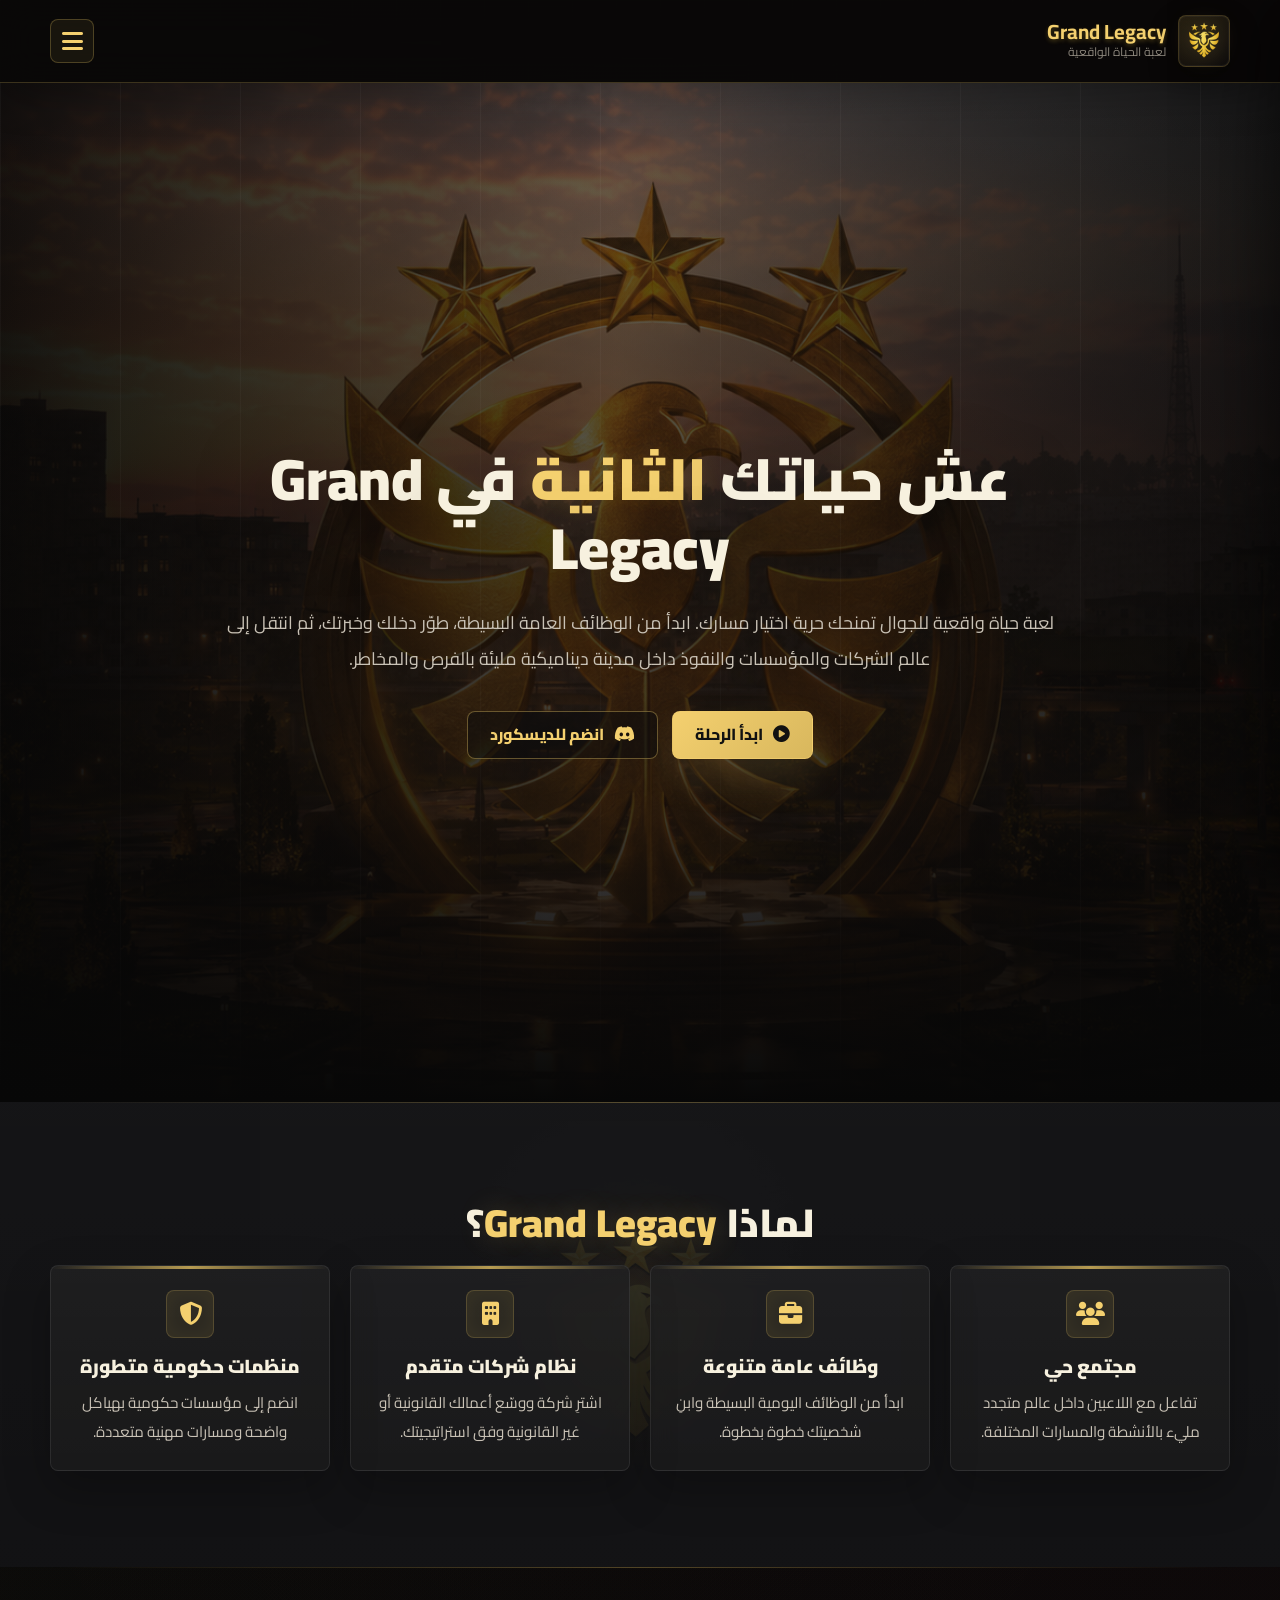
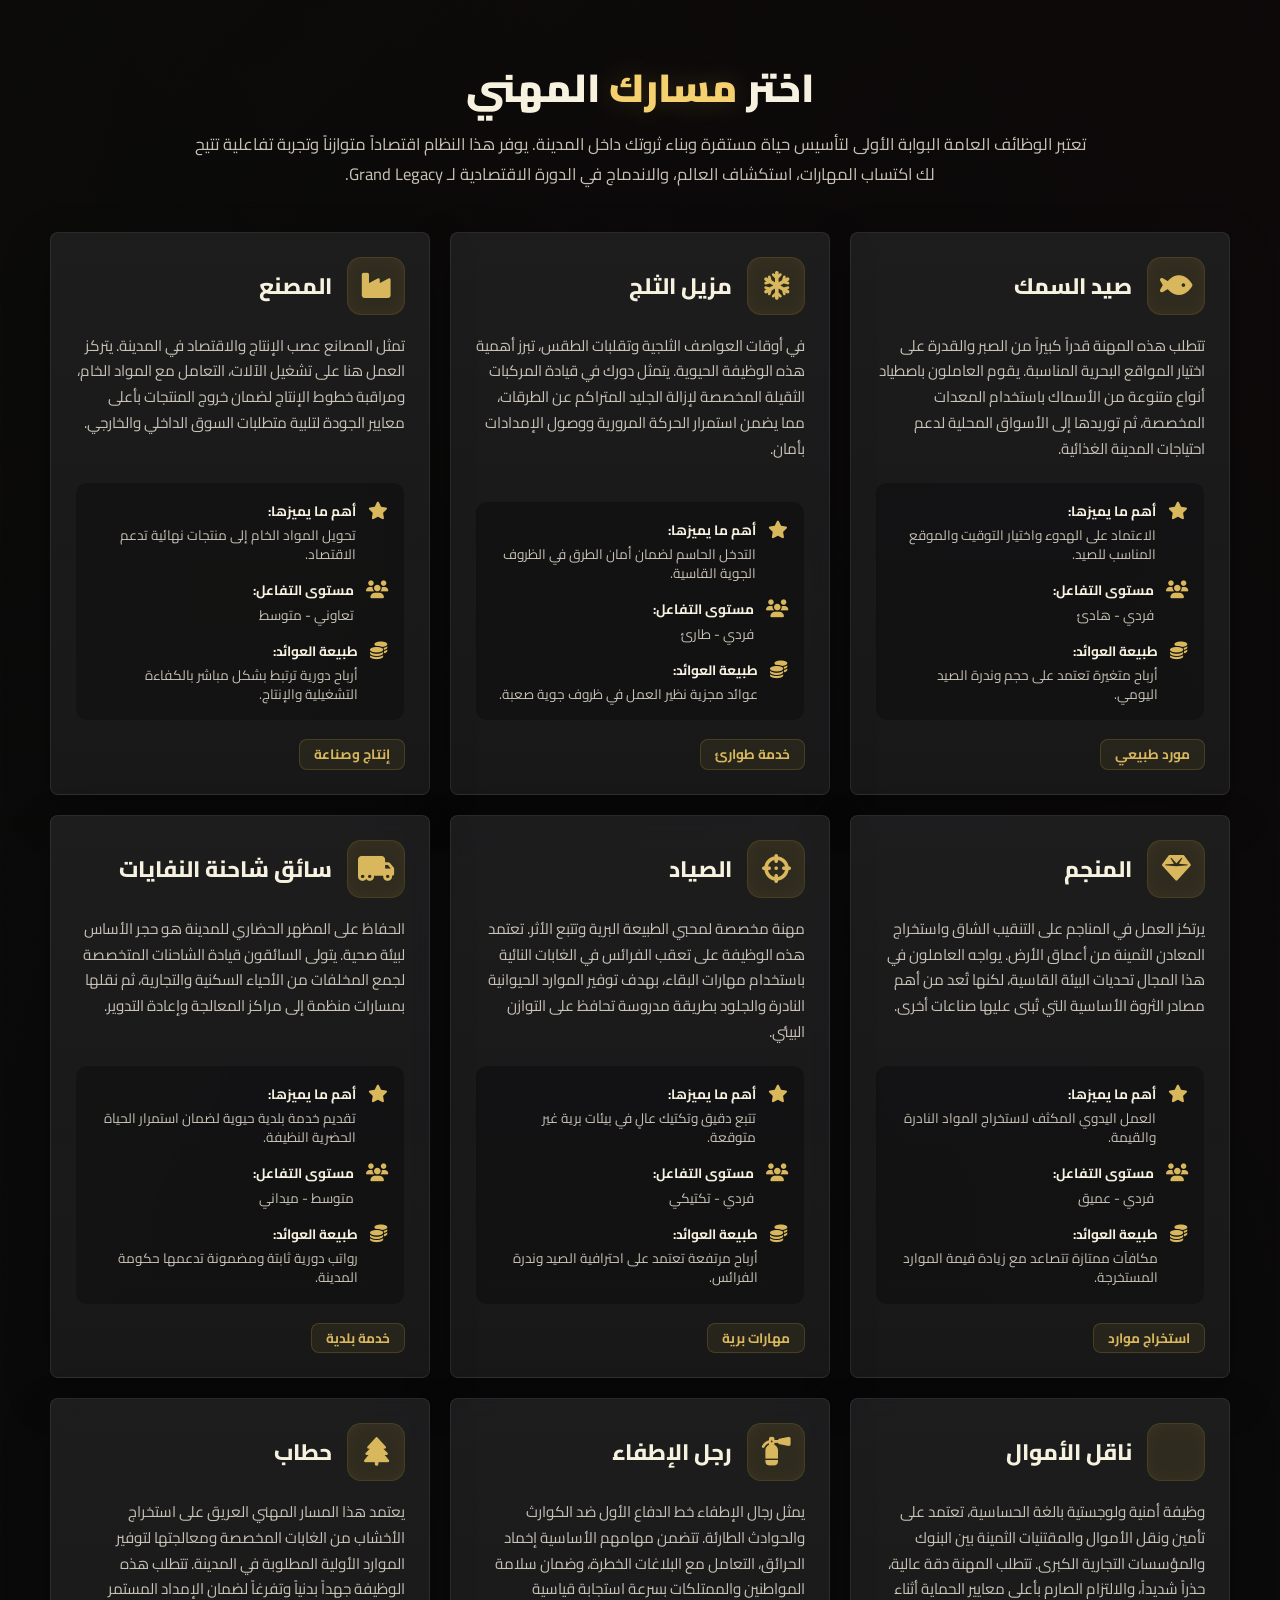
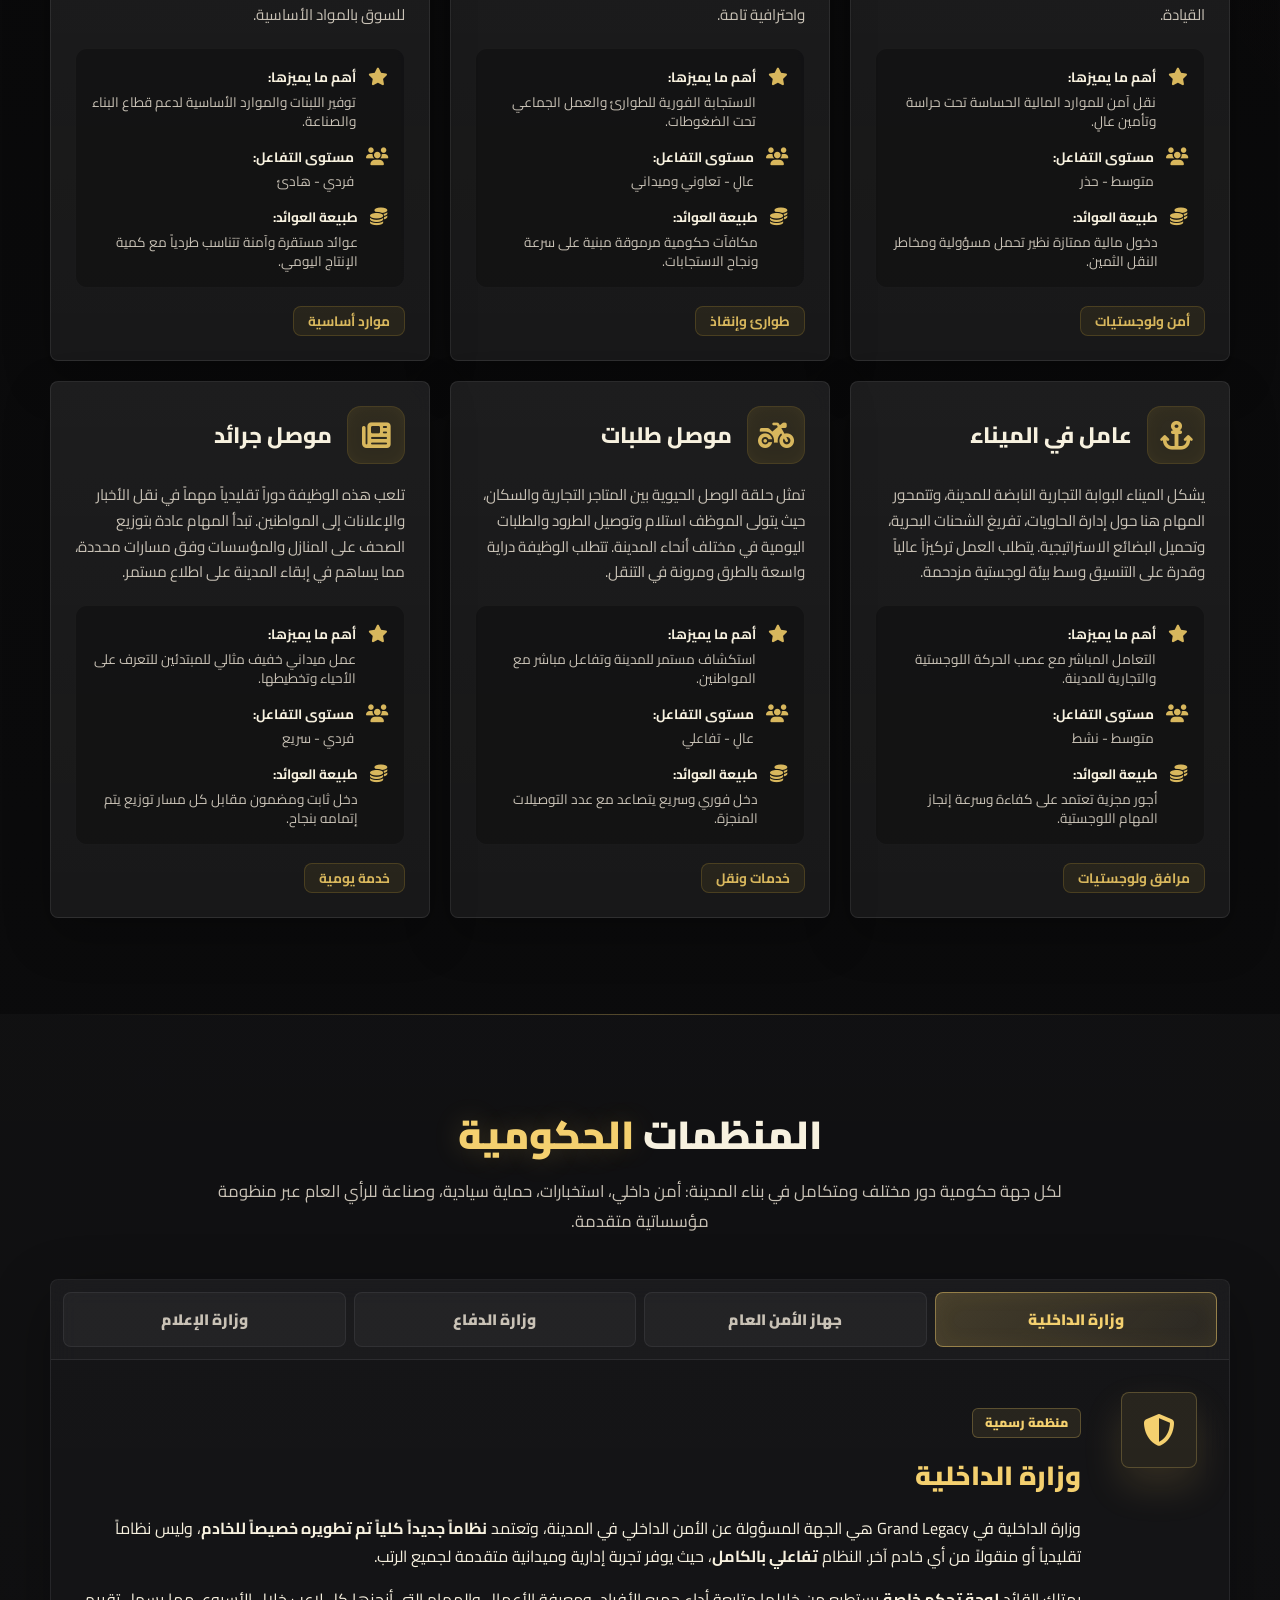
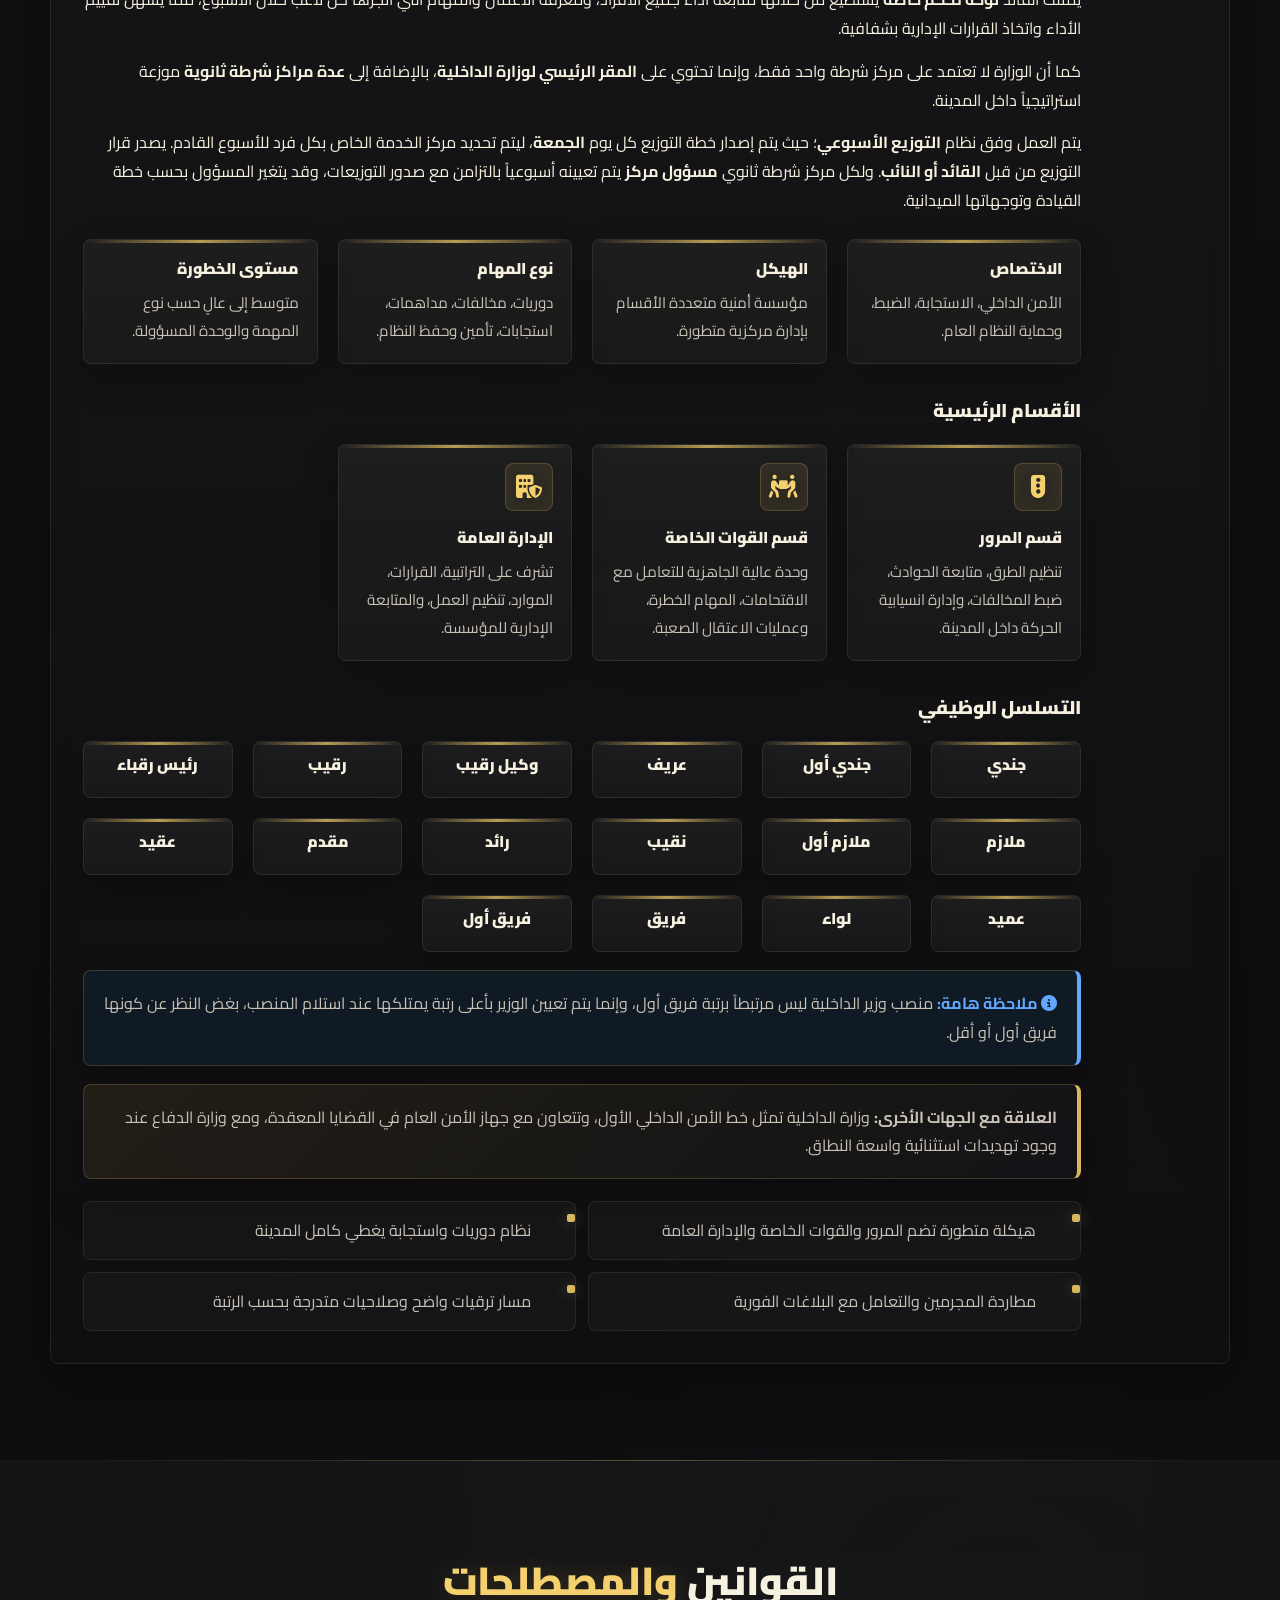
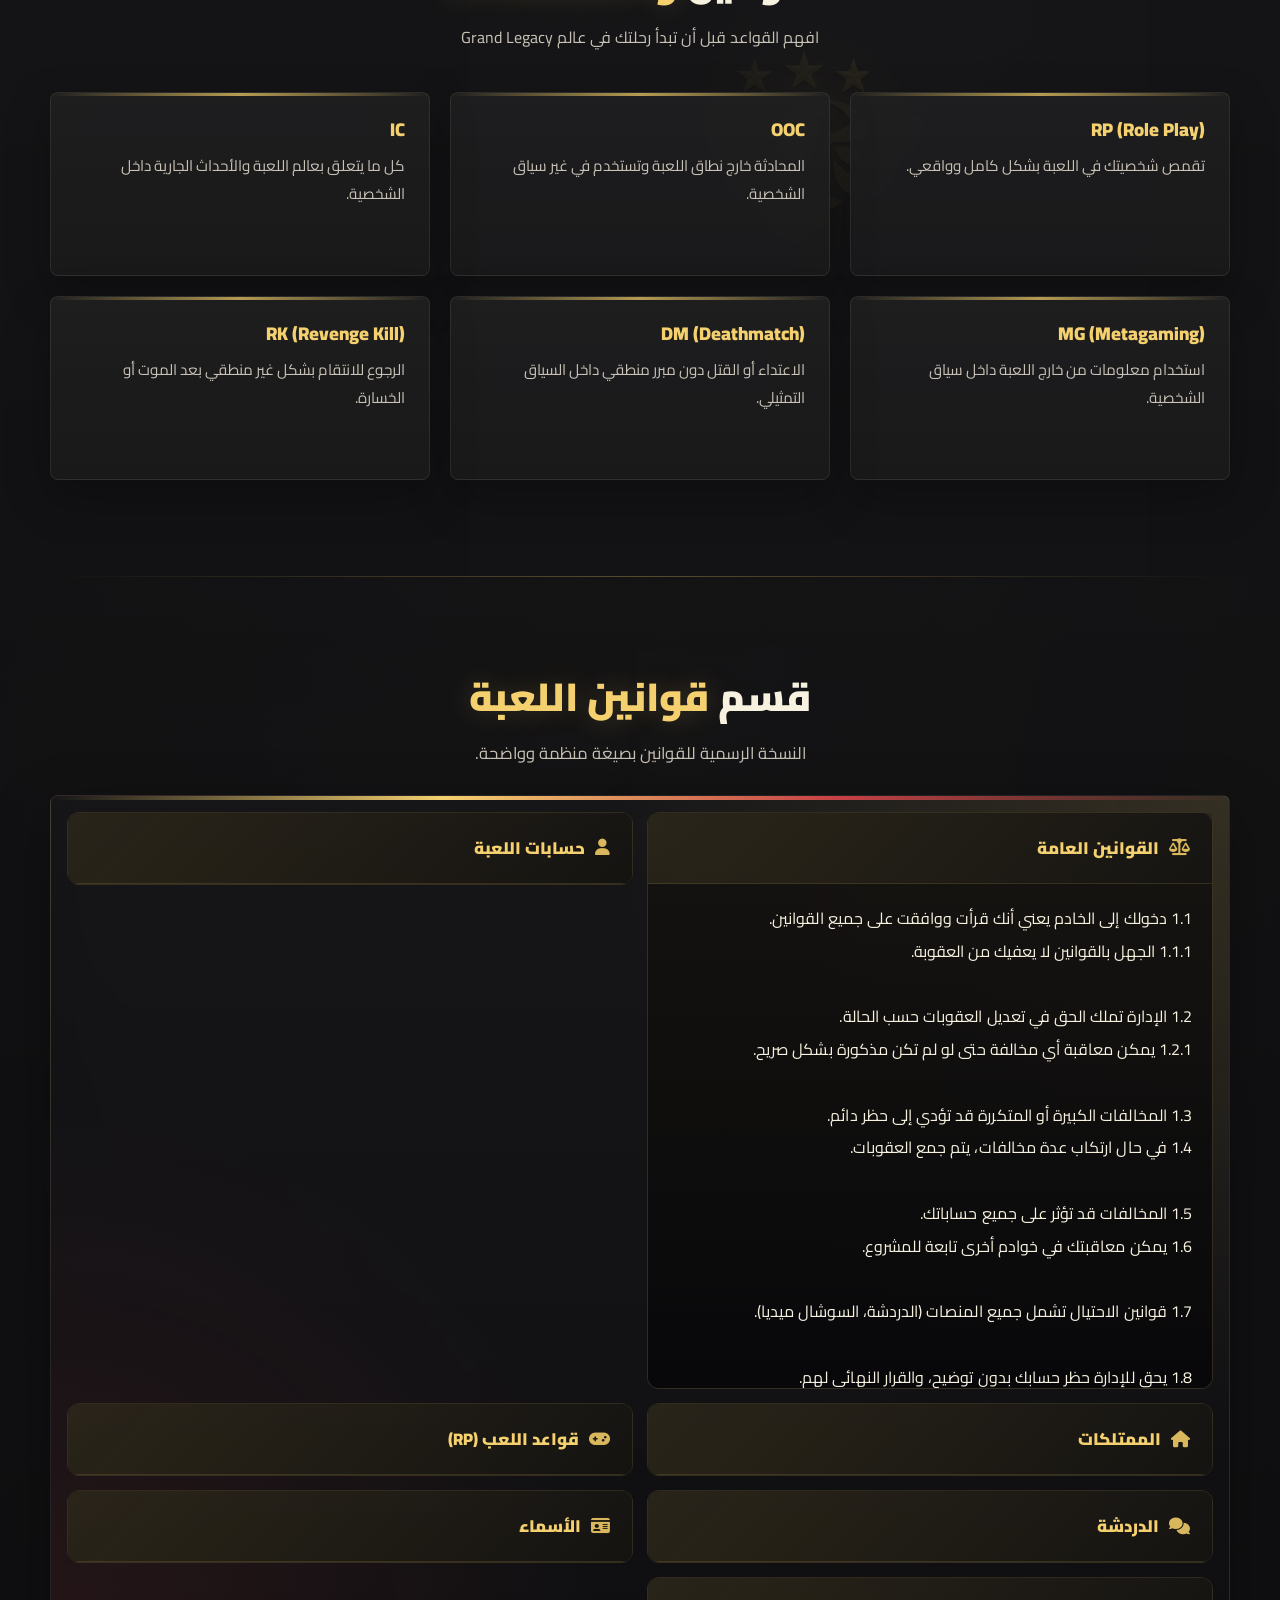
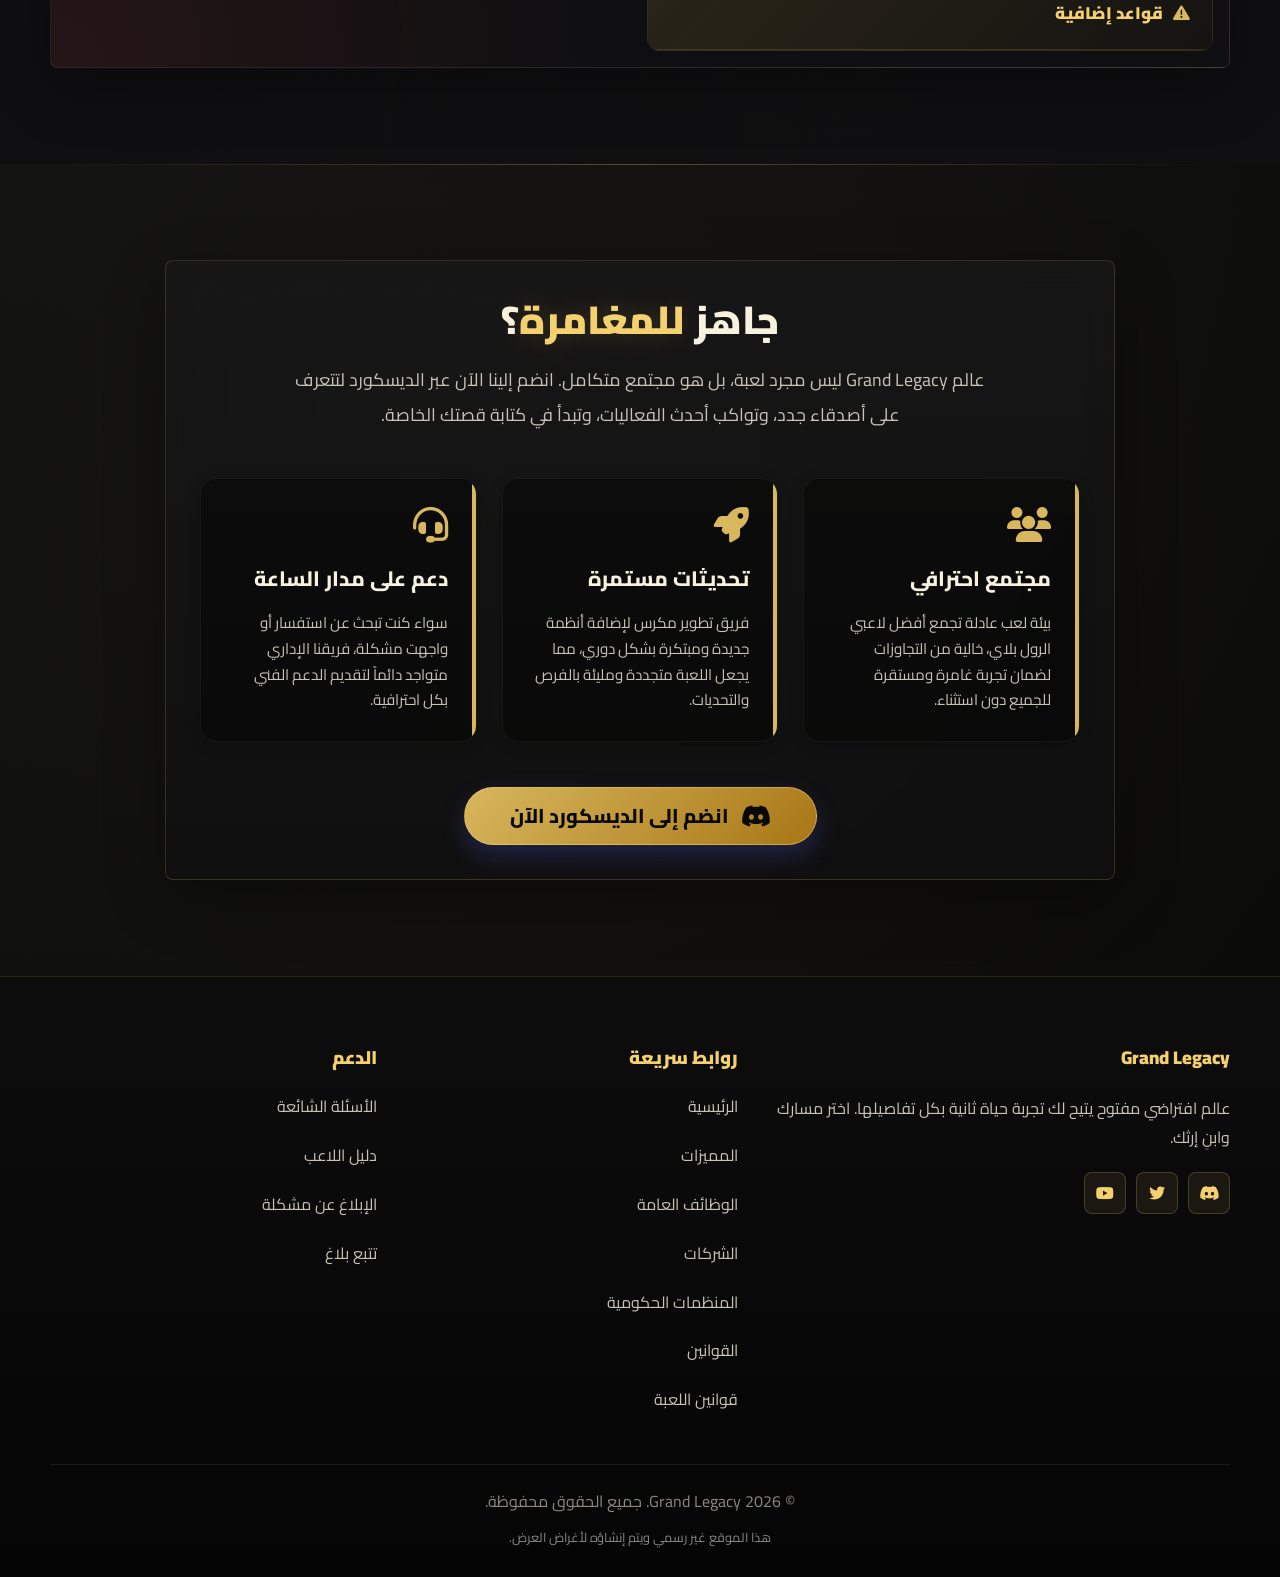
<file: index.html>
<!DOCTYPE html>
<html lang="ar" dir="rtl">
<head>
    <meta charset="UTF-8" />
    <meta name="viewport" content="width=device-width, initial-scale=1.0" />
    <title>Grand Legacy - لعبة الحياة الواقعية</title>
    <link rel="stylesheet" href="https://cdnjs.cloudflare.com/ajax/libs/font-awesome/6.4.0/css/all.min.css">
    <link href="https://fonts.googleapis.com/css2?family=Cairo:wght@300;400;500;600;700;800;900&display=swap" rel="stylesheet">

    <style>
        :root {
            --primary-color: #D4AF37;
            --primary-dark: #B8860B;
            --primary-light: #FFDF00;
            --secondary-color: #000000;
            --secondary-light: #1A1A1A;
            --text-primary: #FFFFFF;
            --text-secondary: #CCCCCC;
            --bg-primary: #0A0A0A;
            --bg-secondary: #141414;
            --danger: #F44336;
            --success: #4CAF50;
            --info: #2196F3;
            --radius-md: 8px;
            --radius-lg: 16px;
        }

        * {
            margin: 0;
            padding: 0;
            box-sizing: border-box;
        }

        body {
            font-family: 'Cairo', sans-serif;
            background-color: var(--bg-primary);
            color: var(--text-primary);
            line-height: 1.7;
            direction: rtl;
        }

        .container {
            width: 90%;
            max-width: 1200px;
            margin: 0 auto;
            padding: 0 20px;
        }

        .section {
            padding: 80px 0;
        }

        .section-title {
            font-size: 2.5rem;
            text-align: center;
            margin-bottom: 1.2rem;
            color: var(--primary-color);
        }

        .section-subtitle {
            text-align: center;
            color: var(--text-secondary);
            margin-bottom: 40px;
            max-width: 900px;
            margin-left: auto;
            margin-right: auto;
        }

        .highlight {
            color: var(--primary-color);
        }

        .loading-screen {
            position: fixed;
            inset: 0;
            background:
                radial-gradient(circle at 20% 20%, rgba(212, 175, 55, 0.14), transparent 40%),
                radial-gradient(circle at 80% 80%, rgba(255, 255, 255, 0.04), transparent 45%),
                linear-gradient(145deg, #050505 0%, #0b0b0b 45%, #121212 100%);
            display: flex;
            justify-content: center;
            align-items: center;
            z-index: 9999;
            transition: opacity 0.55s ease, visibility 0.55s ease;
        }

        .loading-screen.hidden {
            opacity: 0;
            visibility: hidden;
        }

        .loading-content {
            text-align: center;
            position: relative;
            padding: 34px 28px 26px;
            border-radius: 24px;
            background: linear-gradient(160deg, rgba(255, 255, 255, 0.04), rgba(255, 255, 255, 0.01));
            border: 1px solid rgba(212, 175, 55, 0.28);
            box-shadow:
                0 22px 40px rgba(0, 0, 0, 0.5),
                0 0 40px rgba(212, 175, 55, 0.12);
            backdrop-filter: blur(6px);
        }

        .loading-emblem {
            width: 116px;
            height: 116px;
            margin: 0 auto 18px;
            border-radius: 50%;
            position: relative;
            display: grid;
            place-items: center;
            border: 2px solid rgba(212, 175, 55, 0.35);
            background: radial-gradient(circle at 30% 28%, rgba(212, 175, 55, 0.24), rgba(0, 0, 0, 0.55) 68%);
            box-shadow: inset 0 0 22px rgba(212, 175, 55, 0.2);
        }

        .loading-emblem::before {
            content: '';
            position: absolute;
            inset: -8px;
            border-radius: 50%;
            border: 2px solid transparent;
            border-top-color: var(--primary-color);
            border-right-color: rgba(212, 175, 55, 0.45);
            animation: loaderOrbit 1.6s linear infinite;
        }

        .eagle-loading-img {
            width: 74px;
            height: 74px;
            object-fit: contain;
            border-radius: 12px;
            filter:
                drop-shadow(0 8px 14px rgba(0, 0, 0, 0.55))
                drop-shadow(0 0 12px rgba(212, 175, 55, 0.3))
                saturate(1.08)
                contrast(1.05);
            animation: eagleFloat 1.8s ease-in-out infinite;
        }

        .loading-title {
            margin-top: 8px;
            color: var(--primary-color);
            letter-spacing: 0.3px;
            text-shadow: 0 0 12px rgba(212, 175, 55, 0.25);
        }

        .loading-text {
            color: var(--text-secondary);
            margin-top: 6px;
            font-size: 0.98rem;
        }

        .loading-progress {
            width: min(230px, 72vw);
            height: 4px;
            margin: 16px auto 0;
            border-radius: 999px;
            background: rgba(255, 255, 255, 0.1);
            overflow: hidden;
        }

        .loading-progress::before {
            content: '';
            display: block;
            height: 100%;
            width: 42%;
            border-radius: inherit;
            background: linear-gradient(90deg, rgba(212, 175, 55, 0.3), var(--primary-color), rgba(255, 223, 0, 0.45));
            animation: loadingSlide 1.35s ease-in-out infinite;
        }

        @keyframes loaderOrbit {
            0% { transform: rotate(0deg); }
            100% { transform: rotate(360deg); }
        }

        @keyframes eagleFloat {
            0%, 100% { transform: translateY(0); }
            50% { transform: translateY(-5px); }
        }

        @keyframes loadingSlide {
            0% { transform: translateX(-130%); }
            100% { transform: translateX(320%); }
        }

        .navbar {
            background: rgba(0, 0, 0, 0.9);
            position: fixed;
            top: 0;
            width: 100%;
            z-index: 1000;
            padding: 15px 0;
            border-bottom: 2px solid var(--primary-color);
            transition: background 0.3s;
        }

        .navbar.scrolled {
            background: rgba(0, 0, 0, 0.96);
        }

        .nav-container {
            display: flex;
            justify-content: space-between;
            align-items: center;
        }

        .logo {
            display: flex;
            align-items: center;
            gap: 10px;
            text-decoration: none;
        }

        .logo-icon {
            position: relative;
            width: 45px;
            height: 45px;
            display: flex;
            align-items: center;
            justify-content: center;
        }

        .logo-eagle-img {
            width: 45px;
            height: 45px;
            object-fit: contain;
            filter: drop-shadow(0 2px 4px rgba(212, 175, 55, 0.4));
            border-radius: 4px;
            transition: all 0.3s ease;
            z-index: 1;
        }

        .logo-eagle-img:hover {
            filter: drop-shadow(0 4px 8px rgba(212, 175, 55, 0.5)) brightness(1.2);
            transform: scale(1.05);
        }


        .logo-text h1 {
            font-size: 1.5rem;
            color: var(--primary-color);
            margin: 0;
            text-shadow: 0 2px 4px rgba(212, 175, 55, 0.3);
        }

        .logo-text p {
            font-size: 0.8rem;
            color: var(--text-secondary);
            margin: 0;
        }

        .nav-menu {
            display: flex;
            list-style: none;
            gap: 20px;
        }

        .nav-link {
            color: var(--text-primary);
            text-decoration: none;
            padding: 8px 16px;
            border-radius: 4px;
            transition: all 0.3s;
            display: flex;
            align-items: center;
            gap: 8px;
        }

        .nav-link:hover {
            background: rgba(212, 175, 55, 0.1);
            color: var(--primary-color);
        }

        .cta-nav {
            background: var(--primary-color);
            color: var(--secondary-color) !important;
        }

        .cta-nav:hover {
            background: var(--primary-dark) !important;
        }

        .menu-toggle {
            display: none;
            background: none;
            border: none;
            color: var(--primary-color);
            font-size: 1.5rem;
            cursor: pointer;
        }

        .hero {
            position: relative;
            background:
                radial-gradient(circle at 15% 25%, rgba(212, 175, 55, 0.2), transparent 35%),
                radial-gradient(circle at 80% 20%, rgba(255, 255, 255, 0.06), transparent 30%),
                radial-gradient(circle at 70% 75%, rgba(212, 175, 55, 0.1), transparent 40%),
                linear-gradient(135deg, #0a0f1d 0%, #111827 45%, #0f172a 100%);
            min-height: 100vh;
            display: flex;
            align-items: center;
            margin-top: 70px;
            overflow: hidden;
        }

        .hero::before {
            content: '';
            position: absolute;
            inset: 0;
            background:
                linear-gradient(rgba(0, 0, 0, 0.42), rgba(0, 0, 0, 0.62)),
                repeating-linear-gradient(
                    120deg,
                    rgba(255, 255, 255, 0.02) 0px,
                    rgba(255, 255, 255, 0.02) 2px,
                    transparent 2px,
                    transparent 14px
                );
            z-index: 1;
        }

        .hero-content {
            position: relative;
            z-index: 2;
            text-align: center;
            max-width: 850px;
            margin: 0 auto;
        }

        .hero-title {
            font-size: 3.5rem;
            margin-bottom: 1.5rem;
            color: var(--primary-color);
        }

        .hero-description {
            font-size: 1.2rem;
            color: var(--text-secondary);
            margin-bottom: 2rem;
            line-height: 1.8;
        }

        .hero-actions {
            display: flex;
            gap: 20px;
            justify-content: center;
            flex-wrap: wrap;
        }

        .btn {
            display: inline-flex;
            align-items: center;
            gap: 10px;
            padding: 15px 30px;
            border-radius: 30px;
            text-decoration: none;
            font-weight: bold;
            font-size: 1.05rem;
            transition: all 0.3s;
            border: 2px solid transparent;
        }

        .btn-primary {
            background: var(--primary-color);
            color: var(--secondary-color);
        }

        .btn-primary:hover {
            transform: translateY(-3px);
            box-shadow: 0 10px 20px rgba(212, 175, 55, 0.3);
        }

        .btn-secondary {
            background: transparent;
            color: var(--primary-color);
            border-color: var(--primary-color);
        }

        .btn-secondary:hover {
            background: var(--primary-color);
            color: var(--secondary-color);
        }

        .features {
            background: var(--bg-secondary);
        }

        .features-grid {
            display: grid;
            grid-template-columns: repeat(auto-fit, minmax(250px, 1fr));
            gap: 30px;
        }

        .feature-card {
            background: var(--secondary-light);
            padding: 30px;
            border-radius: var(--radius-lg);
            text-align: center;
            border-top: 4px solid var(--primary-color);
            transition: transform 0.3s;
        }

        .feature-card:hover {
            transform: translateY(-10px);
        }

        .feature-icon {
            font-size: 3rem;
            color: var(--primary-color);
            margin-bottom: 20px;
        }

        .feature-title {
            font-size: 1.5rem;
            margin-bottom: 15px;
            color: var(--primary-color);
        }

        .feature-description {
            color: var(--text-secondary);
        }

        .jobs-grid,
        .companies-grid,
        .company-types-grid,
        .requirements-grid,
        .laws-grid,
        .crime-cards {
            display: grid;
            grid-template-columns: repeat(auto-fit, minmax(260px, 1fr));
            gap: 25px;
        }

        .job-card,
        .company-card,
        .company-type-card,
        .requirement-card,
        .law-card,
        .crime-card {
            background: var(--secondary-light);
            padding: 25px;
            border-radius: var(--radius-lg);
            transition: all 0.3s;
            border: 1px solid transparent;
        }

        .job-card:hover,
        .company-card:hover,
        .company-type-card:hover,
        .requirement-card:hover,
        .law-card:hover,
        .crime-card:hover {
            transform: translateY(-5px);
        }

        .job-card:hover,
        .company-card:hover,
        .company-type-card:hover,
        .requirement-card:hover,
        .law-card:hover {
            border-color: var(--primary-color);
        }

        .crime-card:hover {
            border-color: var(--danger);
            box-shadow: 0 10px 20px rgba(244, 67, 54, 0.2);
        }

        .job-icon,
        .company-icon,
        .company-type-icon,
        .requirement-icon,
        .crime-icon {
            font-size: 2.5rem;
            margin-bottom: 15px;
        }

        .job-icon,
        .company-icon,
        .requirement-icon {
            color: var(--primary-color);
        }

        .company-type-icon.legal {
            color: var(--success);
        }

        .company-type-icon.illegal,
        .crime-icon {
            color: var(--danger);
        }

        .job-title,
        .company-title,
        .company-type-title,
        .requirement-title,
        .crime-title {
            font-size: 1.3rem;
            margin-bottom: 10px;
        }

        .job-title,
        .company-title,
        .requirement-title {
            color: var(--text-primary);
        }

        .company-type-title.legal {
            color: var(--success);
        }

        .company-type-title.illegal,
        .crime-title {
            color: var(--danger);
        }

        .job-desc,
        .company-desc,
        .company-type-desc,
        .requirement-desc {
            color: var(--text-secondary);
            font-size: 0.95rem;
        }

        .job-tag,
        .badge {
            display: inline-block;
            margin-top: 12px;
            padding: 6px 12px;
            border-radius: 999px;
            font-size: 0.8rem;
            font-weight: 700;
        }

        .job-tag {
            background: rgba(212, 175, 55, 0.12);
            color: var(--primary-color);
            border: 1px solid rgba(212, 175, 55, 0.25);
        }

        .badge.legal {
            background: rgba(76, 175, 80, 0.12);
            color: #81c784;
            border: 1px solid rgba(76, 175, 80, 0.25);
        }

        .badge.illegal {
            background: rgba(244, 67, 54, 0.12);
            color: #ff8a80;
            border: 1px solid rgba(244, 67, 54, 0.25);
        }

        .info-box {
            background: rgba(212, 175, 55, 0.08);
            border-right: 4px solid var(--primary-color);
            border-radius: 12px;
            padding: 18px;
            margin-bottom: 30px;
            color: var(--text-secondary);
        }

        .warning-box {
            background: rgba(244, 67, 54, 0.1);
            border: 1px solid var(--danger);
            border-radius: var(--radius-md);
            padding: 20px;
            margin-bottom: 30px;
            display: flex;
            align-items: flex-start;
            gap: 15px;
        }

        .warning-box i {
            font-size: 2rem;
            color: var(--danger);
            margin-top: 2px;
        }

        .company-section {
            background: var(--bg-secondary);
        }

        .company-highlight-box {
            background: linear-gradient(135deg, rgba(212,175,55,0.08), rgba(255,255,255,0.02));
            border: 1px solid rgba(212, 175, 55, 0.25);
            border-radius: 16px;
            padding: 24px;
            margin-bottom: 35px;
        }

        .company-highlight-box h3 {
            color: var(--primary-color);
            margin-bottom: 12px;
            font-size: 1.4rem;
        }

        .company-list {
            list-style: none;
            margin-top: 14px;
        }

        .company-list li {
            position: relative;
            padding-right: 24px;
            margin-bottom: 10px;
            color: var(--text-secondary);
        }

        .company-list li::before {
            content: "•";
            position: absolute;
            right: 0;
            color: var(--primary-color);
            font-weight: bold;
        }

        .company-type-card {
            border-top: 4px solid transparent;
        }

        .company-type-card.legal-card {
            border-top-color: var(--success);
        }

        .company-type-card.illegal-card {
            border-top-color: var(--danger);
        }

        .company-subtitle {
            color: var(--text-primary);
            font-size: 1.05rem;
            margin-bottom: 12px;
            margin-top: 16px;
        }

        /* Companies Visual Upgrade */
        .companies-hero-box {
            background:
                linear-gradient(135deg, rgba(212,175,55,0.10), rgba(255,255,255,0.02)),
                radial-gradient(circle at top left, rgba(212,175,55,0.12), transparent 35%);
            border: 1px solid rgba(212, 175, 55, 0.22);
            border-radius: 20px;
            padding: 28px;
            margin-bottom: 32px;
            box-shadow: 0 12px 30px rgba(0,0,0,0.18);
        }

        .companies-hero-box h3 {
            color: var(--primary-color);
            font-size: 1.55rem;
            margin-bottom: 12px;
        }

        .companies-hero-box p {
            color: var(--text-secondary);
            margin-bottom: 0;
        }

        .company-pill-row {
            display: flex;
            flex-wrap: wrap;
            gap: 10px;
            margin-top: 18px;
        }

        .company-pill {
            padding: 8px 14px;
            border-radius: 999px;
            font-size: 0.85rem;
            font-weight: 700;
            border: 1px solid rgba(212,175,55,0.24);
            background: rgba(212,175,55,0.10);
            color: var(--primary-color);
        }

        .company-flow-grid {
            display: grid;
            grid-template-columns: repeat(auto-fit, minmax(220px, 1fr));
            gap: 18px;
            margin: 28px 0 34px;
        }

        .company-flow-card {
            background: rgba(255,255,255,0.03);
            border: 1px solid rgba(255,255,255,0.07);
            border-radius: 16px;
            padding: 22px;
            transition: 0.3s ease;
            position: relative;
            overflow: hidden;
        }

        .company-flow-card::before {
            content: "";
            position: absolute;
            top: 0;
            right: 0;
            width: 100%;
            height: 3px;
            background: var(--primary-color);
            opacity: 0.8;
        }

        .company-flow-card:hover {
            transform: translateY(-5px);
            border-color: rgba(212,175,55,0.25);
        }

        .company-flow-number {
            width: 34px;
            height: 34px;
            border-radius: 50%;
            background: rgba(212,175,55,0.14);
            color: var(--primary-color);
            display: inline-flex;
            align-items: center;
            justify-content: center;
            font-weight: 800;
            margin-bottom: 12px;
        }

        .company-flow-card h4 {
            color: var(--text-primary);
            font-size: 1.05rem;
            margin-bottom: 8px;
        }

        .company-flow-card p {
            color: var(--text-secondary);
            font-size: 0.93rem;
            margin: 0;
        }

        .company-split-grid {
            display: grid;
            grid-template-columns: repeat(auto-fit, minmax(340px, 1fr));
            gap: 24px;
            margin-bottom: 30px;
        }

        .company-panel {
            border-radius: 18px;
            padding: 24px;
            position: relative;
            overflow: hidden;
            background: var(--secondary-light);
            border: 1px solid rgba(255,255,255,0.06);
        }

        .company-panel.legal-panel {
            border-top: 4px solid var(--success);
        }

        .company-panel.illegal-panel {
            border-top: 4px solid var(--danger);
        }

        .company-panel-header {
            display: flex;
            align-items: center;
            gap: 14px;
            margin-bottom: 18px;
        }

        .company-panel-header i {
            font-size: 2rem;
        }

        .company-panel.legal-panel .company-panel-header i,
        .company-panel.legal-panel .company-panel-title {
            color: var(--success);
        }

        .company-panel.illegal-panel .company-panel-header i,
        .company-panel.illegal-panel .company-panel-title {
            color: var(--danger);
        }

        .company-panel-title {
            font-size: 1.35rem;
            margin: 0;
        }

        .company-panel p {
            color: var(--text-secondary);
        }

        .company-mini-title {
            margin: 18px 0 12px;
            font-size: 1rem;
            color: var(--text-primary);
        }

        .company-bullet-list {
            list-style: none;
            display: grid;
            gap: 10px;
        }

        .company-bullet-list li {
            position: relative;
            padding-right: 22px;
            color: var(--text-secondary);
            font-size: 0.95rem;
        }

        .company-bullet-list li::before {
            content: "•";
            position: absolute;
            right: 0;
            top: 0;
            font-weight: 900;
        }

        .legal-panel .company-bullet-list li::before {
            color: var(--success);
        }

        .illegal-panel .company-bullet-list li::before {
            color: var(--danger);
        }

        .assets-grid,
        .risks-grid {
            display: grid;
            grid-template-columns: repeat(auto-fit, minmax(220px, 1fr));
            gap: 18px;
            margin-top: 24px;
        }

        .asset-card,
        .risk-card {
            background: rgba(255,255,255,0.03);
            border: 1px solid rgba(255,255,255,0.06);
            border-radius: 16px;
            padding: 20px;
            transition: 0.3s ease;
        }

        .asset-card:hover,
        .risk-card:hover {
            transform: translateY(-4px);
        }

        .asset-card i,
        .risk-card i {
            font-size: 1.7rem;
            margin-bottom: 12px;
        }

        .asset-card i {
            color: var(--primary-color);
        }

        .risk-card i {
            color: var(--danger);
        }

        .asset-card h4,
        .risk-card h4 {
            margin-bottom: 8px;
            font-size: 1rem;
            color: var(--text-primary);
        }

        .asset-card p,
        .risk-card p {
            color: var(--text-secondary);
            font-size: 0.92rem;
            margin: 0;
        }

        .company-note-box {
            margin-top: 30px;
            padding: 20px;
            border-radius: 16px;
            border-right: 4px solid var(--primary-color);
            background: rgba(212,175,55,0.08);
            color: var(--text-secondary);
        }

        .company-note-box strong {
            color: var(--primary-color);
        }

        /* Government orgs */
        .org-tabs {
            background: var(--secondary-light);
            border-radius: var(--radius-lg);
            overflow: hidden;
        }

        .tab-buttons {
            display: flex;
            flex-wrap: wrap;
            background: var(--bg-primary);
        }

        .tab-btn {
            flex: 1;
            min-width: 150px;
            padding: 20px;
            background: none;
            border: none;
            color: var(--text-secondary);
            cursor: pointer;
            font-family: 'Cairo', sans-serif;
            font-size: 1.1rem;
            transition: all 0.3s;
        }

        .tab-btn.active {
            background: var(--primary-color);
            color: var(--secondary-color);
        }

        .tab-content {
            padding: 40px;
            display: none;
        }

        .tab-content.active {
            display: block;
            animation: fadeIn 0.5s;
        }

        @keyframes fadeIn {
            from { opacity: 0; }
            to { opacity: 1; }
        }

        .org-content {
            display: grid;
            grid-template-columns: 1fr;
            gap: 30px;
            align-items: center;
        }

        .org-icon {
            font-size: 4rem;
            color: var(--primary-color);
        }

        .org-text h3 {
            font-size: 1.8rem;
            color: var(--primary-color);
            margin-bottom: 20px;
        }

        .org-text p + p {
            margin-top: 14px;
        }

        .org-badge,
        .crime-badge {
            display: inline-block;
            padding: 6px 14px;
            border-radius: 999px;
            font-size: 0.85rem;
            font-weight: 700;
            margin-bottom: 14px;
        }

        .org-badge {
            background: rgba(212, 175, 55, 0.12);
            color: var(--primary-color);
            border: 1px solid rgba(212, 175, 55, 0.35);
        }

        .crime-badge {
            background: rgba(244, 67, 54, 0.12);
            color: #ff8a80;
            border: 1px solid rgba(244, 67, 54, 0.35);
        }

        .org-summary {
            display: grid;
            grid-template-columns: repeat(auto-fit, minmax(180px, 1fr));
            gap: 15px;
            margin: 22px 0 26px;
        }

        .summary-card {
            background: rgba(255,255,255,0.03);
            border: 1px solid rgba(255,255,255,0.08);
            border-radius: 14px;
            padding: 16px;
        }

        .summary-card h4 {
            font-size: 1rem;
            margin-bottom: 8px;
            color: var(--primary-color);
        }

        .summary-card p {
            color: var(--text-secondary);
            font-size: 0.92rem;
            margin: 0;
        }

        .subdivision-title,
        .rank-title,
        .crime-orgs-title {
            font-size: 1.15rem;
            margin: 28px 0 16px;
            color: var(--text-primary);
        }

        .subdivision-grid,
        .rank-grid,
        .crime-orgs-grid {
            display: grid;
            grid-template-columns: repeat(auto-fit, minmax(190px, 1fr));
            gap: 16px;
        }

        .subdivision-card,
        .rank-card,
        .crime-org-card {
            background: rgba(255,255,255,0.03);
            border: 1px solid rgba(255,255,255,0.08);
            border-radius: 14px;
            padding: 18px;
            transition: all 0.3s ease;
        }

        .subdivision-card:hover,
        .rank-card:hover,
        .crime-org-card:hover {
            transform: translateY(-4px);
            border-color: rgba(212, 175, 55, 0.35);
        }

        .subdivision-card i,
        .rank-card i,
        .crime-org-card i {
            font-size: 1.5rem;
            margin-bottom: 12px;
            color: var(--primary-color);
        }

        .subdivision-card h4,
        .rank-card h4,
        .crime-org-card h4 {
            font-size: 1rem;
            margin-bottom: 8px;
            color: var(--text-primary);
        }

        .subdivision-card p,
        .rank-card p,
        .crime-org-card p {
            color: var(--text-secondary);
            font-size: 0.9rem;
            margin: 0;
        }

        .relation-note {
            margin-top: 16px;
            padding: 14px 18px;
            border-right: 4px solid var(--primary-color);
            background: rgba(212, 175, 55, 0.08);
            color: var(--text-secondary);
            border-radius: 10px;
        }

        .org-features {
            list-style: none;
            margin-top: 20px;
        }

        .org-features li {
            padding: 10px 0;
            color: var(--text-secondary);
            position: relative;
            padding-right: 25px;
        }

        .org-features li:before {
            content: "✓";
            position: absolute;
            right: 0;
            color: var(--primary-color);
            font-weight: bold;
        }

        .laws-grid {
            display: grid;
            grid-template-columns: repeat(auto-fit, minmax(300px, 1fr));
            gap: 25px;
        }

        .law-card {
            border-right: 4px solid var(--primary-color);
        }

        .law-title {
            color: var(--primary-color);
            font-size: 1.2rem;
            margin-bottom: 10px;
        }

        .law-desc {
            color: var(--text-secondary);
        }

        .join {
            background: linear-gradient(135deg, var(--secondary-light), var(--bg-primary));
            text-align: center;
        }

        .join-stats {
            display: grid;
            grid-template-columns: repeat(auto-fit, minmax(150px, 1fr));
            gap: 30px;
            margin: 40px 0;
        }

        .stat-number {
            font-size: 2.5rem;
            font-weight: bold;
            color: var(--primary-color);
            margin-bottom: 5px;
        }

        .stat-label {
            color: var(--text-secondary);
        }

        .btn-discord {
            background: #5865F2;
            color: white;
            padding: 15px 40px;
            font-size: 1.2rem;
        }

        .btn-discord:hover {
            background: #4752C4;
            transform: translateY(-3px);
        }

        .footer {
            background: var(--bg-primary);
            border-top: 1px solid rgba(212, 175, 55, 0.2);
            padding: 60px 0 30px;
        }

        .footer-content {
            display: grid;
            grid-template-columns: repeat(auto-fit, minmax(250px, 1fr));
            gap: 40px;
            margin-bottom: 40px;
        }

        .footer-section h4 {
            color: var(--primary-color);
            margin-bottom: 20px;
            font-size: 1.3rem;
        }

        .footer-links {
            list-style: none;
        }

        .footer-links li {
            margin-bottom: 10px;
        }

        .footer-links a {
            color: var(--text-secondary);
            text-decoration: none;
            transition: color 0.3s;
        }

        .footer-links a:hover {
            color: var(--primary-color);
        }

        .social-links {
            display: flex;
            gap: 15px;
            margin-top: 20px;
        }

        .social-link {
            width: 40px;
            height: 40px;
            background: var(--secondary-light);
            border-radius: 50%;
            display: flex;
            align-items: center;
            justify-content: center;
            color: var(--text-secondary);
            text-decoration: none;
            transition: all 0.3s;
        }

        .social-link:hover {
            background: var(--primary-color);
            color: var(--secondary-color);
        }

        .copyright {
            text-align: center;
            color: var(--text-secondary);
            padding-top: 30px;
            border-top: 1px solid rgba(255,255,255,0.1);
        }

        @media (min-width: 768px) {
            .org-content {
                grid-template-columns: auto 1fr;
            }
        }

        @media (max-width: 768px) {
            .section-title {
                font-size: 2rem;
            }

            .hero-title {
                font-size: 2.5rem;
            }

            .nav-menu {
                position: fixed;
                top: 70px;
                right: -100%;
                width: 100%;
                height: calc(100vh - 70px);
                background: rgba(0, 0, 0, 0.95);
                flex-direction: column;
                padding: 40px 20px;
                transition: right 0.3s;
            }

            .nav-menu.active {
                right: 0;
            }

            .menu-toggle {
                display: block;
            }

            .hero-actions {
                flex-direction: column;
            }

            .btn {
                width: 100%;
                justify-content: center;
            }

            .company-split-grid,
            .company-flow-grid,
            .assets-grid,
            .risks-grid,
            .org-summary,
            .subdivision-grid,
            .rank-grid,
            .crime-orgs-grid {
                grid-template-columns: 1fr;
            }

            .tab-content {
                padding: 24px;
            }

            .companies-hero-box {
                padding: 22px;
            }
        }

        /* Enhanced Jobs Section */
        .job-card {
            background: linear-gradient(145deg, var(--secondary-light), rgba(26,26,26,0.8));
            border: 1px solid rgba(255,255,255,0.05);
            display: flex;
            flex-direction: column;
            position: relative;
            overflow: hidden;
            box-shadow: 0 4px 15px rgba(0,0,0,0.1);
        }

        .job-card::before {
            content: '';
            position: absolute;
            top: 0;
            left: 0;
            width: 100%;
            height: 4px;
            background: var(--primary-color);
            transform: scaleX(0);
            transform-origin: right;
            transition: transform 0.4s ease;
        }

        .job-card:hover {
            transform: translateY(-8px);
            border-color: rgba(212, 175, 55, 0.3);
            box-shadow: 0 15px 30px rgba(0,0,0,0.4);
        }

        .job-card:hover::before {
            transform: scaleX(1);
        }

        .job-card-header {
            display: flex;
            align-items: center;
            gap: 15px;
            margin-bottom: 18px;
        }

        .job-card .job-icon {
            width: 58px;
            height: 58px;
            border-radius: 14px;
            background: rgba(212, 175, 55, 0.1);
            display: flex;
            align-items: center;
            justify-content: center;
            font-size: 1.8rem;
            color: var(--primary-color);
            margin-bottom: 0;
            transition: all 0.4s cubic-bezier(0.175, 0.885, 0.32, 1.275);
            border: 1px solid rgba(212, 175, 55, 0.15);
        }

        .job-card:hover .job-icon {
            background: var(--primary-color);
            color: var(--secondary-color);
            transform: rotateY(180deg);
        }

        .job-card .job-title {
            font-size: 1.4rem;
            margin-bottom: 0;
            font-weight: 800;
        }

        .job-card .job-desc {
            color: var(--text-secondary);
            font-size: 0.95rem;
            line-height: 1.7;
            margin-bottom: 20px;
            flex-grow: 1;
        }

        .job-card .job-desc p {
            margin: 0;
        }

        .job-details {
            background: rgba(0,0,0,0.25);
            border-radius: 12px;
            padding: 16px;
            margin-bottom: 18px;
            display: flex;
            flex-direction: column;
            gap: 14px;
            border: 1px solid rgba(255,255,255,0.03);
        }

        .job-detail-item {
            display: flex;
            align-items: flex-start;
            gap: 12px;
        }

        .job-detail-item i {
            color: var(--primary-color);
            font-size: 1.1rem;
            margin-top: 3px;
        }

        .job-detail-item div {
            display: flex;
            flex-direction: column;
        }

        .job-detail-item strong {
            color: var(--text-primary);
            font-size: 0.85rem;
            margin-bottom: 3px;
        }

        .job-detail-item span {
            color: var(--text-secondary);
            font-size: 0.85rem;
            line-height: 1.4;
        }

        .job-tags {
            margin-top: auto;
        }

        .job-card .job-tag {
            display: inline-block;
            padding: 6px 14px;
            border-radius: 8px;
            background: rgba(212, 175, 55, 0.08);
            border: 1px solid rgba(212, 175, 55, 0.2);
            color: var(--primary-color);
            font-size: 0.85rem;
            font-weight: 700;
            transition: all 0.3s ease;
            margin-top: 0;
        }

        .job-card:hover .job-tag {
            background: rgba(212, 175, 55, 0.15);
            box-shadow: 0 0 10px rgba(212, 175, 55, 0.1);
        }
    </style>
    <link rel="stylesheet" href="style.css">
    <link rel="icon" href="images/logo.png" type="image/png">
</head>
<body>
    <div class="loading-screen" id="loadingScreen">
        <div class="loading-content">
            <div class="loading-emblem">
                <img src="images/logo.png" alt="شعار Grand Legacy - نسر" class="eagle-loading-img">
            </div>
            <h2 class="loading-title">Grand Legacy</h2>
            <p class="loading-text">تجهيز العالم... لحظات ونبدأ</p>
            <div class="loading-progress" aria-hidden="true"></div>
        </div>
    </div>

    <nav class="navbar" id="navbar">
        <div class="container nav-container">
            <a href="#" class="logo">
                <div class="logo-icon">
                    <img src="images/logo.png" alt="شعار Grand Legacy - طائر العقاب" class="logo-eagle-img" id="site-logo">
                </div>
                <div class="logo-text">
                    <h1>Grand Legacy</h1>
                    <p>لعبة الحياة الواقعية</p>
                </div>
            </a>

            <button class="menu-toggle" id="menuToggle" type="button" aria-label="فتح الاختصارات" aria-controls="shortcutDrawer" aria-expanded="false">
                <i class="fas fa-bars"></i>
            </button>
        </div>
    </nav>

    <div class="sidebar-overlay" id="sidebarOverlay" hidden></div>

    <aside class="shortcut-drawer" id="shortcutDrawer" aria-label="اختصارات الموقع" aria-hidden="true">
        <div class="drawer-header">
            <div>
                <span class="drawer-eyebrow">Grand Legacy</span>
                <h2>اختصارات الموقع</h2>
            </div>
            <button class="drawer-close" id="drawerClose" type="button" aria-label="إغلاق الاختصارات">
                <i class="fas fa-xmark"></i>
            </button>
        </div>

        <ul class="nav-menu drawer-menu" id="navMenu">
            <li><a href="#home" class="nav-link"><i class="fas fa-home"></i> الرئيسية</a></li>
            <li><a href="#features" class="nav-link"><i class="fas fa-star"></i> المميزات</a></li>
            <li><a href="#jobs" class="nav-link"><i class="fas fa-briefcase"></i> الوظائف العامة</a></li>
            <li><a href="companies.html" class="nav-link"><i class="fas fa-building"></i> الشركات</a></li>
            <li><a href="#organizations" class="nav-link"><i class="fas fa-landmark"></i> المنظمات الحكومية</a></li>
            <li><a href="#laws" class="nav-link"><i class="fas fa-gavel"></i> القوانين</a></li>
            <li><a href="#server-rules" class="nav-link"><i class="fas fa-scroll"></i> قوانين اللعبة</a></li>
            <li><a href="player-guide.html" class="nav-link"><i class="fas fa-book-open"></i> دليل اللاعب</a></li>
            <li><a href="#join" class="nav-link cta-nav"><i class="fab fa-discord"></i> انضم الآن</a></li>
        </ul>
    </aside>

    <main>
        <section id="home" class="hero">
            <div class="container">
                <div class="hero-content">
                    <h1 class="hero-title">عش حياتك <span class="highlight">الثانية</span> في Grand Legacy</h1>
                    <p class="hero-description">
                        لعبة حياة واقعية للجوال تمنحك حرية اختيار مسارك. ابدأ من الوظائف العامة البسيطة،
                        طوّر دخلك وخبرتك، ثم انتقل إلى عالم الشركات والمؤسسات والنفوذ داخل مدينة ديناميكية
                        مليئة بالفرص والمخاطر.
                    </p>
                    <div class="hero-actions">
                        <a href="#jobs" class="btn btn-primary">
                            <i class="fas fa-play-circle"></i>
                            ابدأ الرحلة
                        </a>
                        <a href="#join" class="btn btn-secondary">
                            <i class="fab fa-discord"></i>
                            انضم للديسكورد
                        </a>
                    </div>
                </div>
            </div>
        </section>

        <section id="features" class="section features">
            <div class="container">
                <h2 class="section-title">لماذا <span class="highlight">Grand Legacy</span>؟</h2>
                <div class="features-grid">
                    <div class="feature-card">
                        <div class="feature-icon">
                            <i class="fas fa-users"></i>
                        </div>
                        <h3 class="feature-title">مجتمع حي</h3>
                        <p class="feature-description">تفاعل مع اللاعبين داخل عالم متجدد مليء بالأنشطة والمسارات المختلفة.</p>
                    </div>
                    <div class="feature-card">
                        <div class="feature-icon">
                            <i class="fas fa-briefcase"></i>
                        </div>
                        <h3 class="feature-title">وظائف عامة متنوعة</h3>
                        <p class="feature-description">ابدأ من الوظائف اليومية البسيطة وابنِ شخصيتك خطوة بخطوة.</p>
                    </div>
                    <div class="feature-card">
                        <div class="feature-icon">
                            <i class="fas fa-building"></i>
                        </div>
                        <h3 class="feature-title">نظام شركات متقدم</h3>
                        <p class="feature-description">اشترِ شركة ووسّع أعمالك القانونية أو غير القانونية وفق استراتيجيتك.</p>
                    </div>
                    <div class="feature-card">
                        <div class="feature-icon">
                            <i class="fas fa-shield-alt"></i>
                        </div>
                        <h3 class="feature-title">منظمات حكومية متطورة</h3>
                        <p class="feature-description">انضم إلى مؤسسات حكومية بهياكل واضحة ومسارات مهنية متعددة.</p>
                    </div>
                </div>
            </div>
        </section>

        <section id="jobs" class="section">
            <div class="container">
                <h2 class="section-title">اختر <span class="highlight">مسارك</span> المهني</h2>
                <p class="section-subtitle">
                    تعتبر الوظائف العامة البوابة الأولى لتأسيس حياة مستقرة وبناء ثروتك داخل المدينة. 
                    يوفر هذا النظام اقتصاداً متوازناً وتجربة تفاعلية تتيح لك اكتساب المهارات، استكشاف العالم، والاندماج في الدورة الاقتصادية لـ Grand Legacy.
                </p>

                <div class="jobs-grid">
                    <!-- 1. صيد السمك -->
                    <div class="job-card">
                        <div class="job-card-header">
                            <div class="job-icon">
                                <i class="fas fa-fish"></i>
                            </div>
                            <h3 class="job-title">صيد السمك</h3>
                        </div>
                        <div class="job-desc">
                            <p>تتطلب هذه المهنة قدراً كبيراً من الصبر والقدرة على اختيار المواقع البحرية المناسبة. يقوم العاملون باصطياد أنواع متنوعة من الأسماك باستخدام المعدات المخصصة، ثم توريدها إلى الأسواق المحلية لدعم احتياجات المدينة الغذائية.</p>
                        </div>
                        <div class="job-details">
                            <div class="job-detail-item">
                                <i class="fas fa-star"></i>
                                <div>
                                    <strong>أهم ما يميزها:</strong>
                                    <span>الاعتماد على الهدوء واختيار التوقيت والموقع المناسب للصيد.</span>
                                </div>
                            </div>
                            <div class="job-detail-item">
                                <i class="fas fa-users"></i>
                                <div>
                                    <strong>مستوى التفاعل:</strong>
                                    <span>فردي - هادئ</span>
                                </div>
                            </div>
                            <div class="job-detail-item">
                                <i class="fas fa-coins"></i>
                                <div>
                                    <strong>طبيعة العوائد:</strong>
                                    <span>أرباح متغيرة تعتمد على حجم وندرة الصيد اليومي.</span>
                                </div>
                            </div>
                        </div>
                        <div class="job-tags">
                            <span class="job-tag">مورد طبيعي</span>
                        </div>
                    </div>

                    <!-- 2. مزيل الثلج -->
                    <div class="job-card">
                        <div class="job-card-header">
                            <div class="job-icon">
                                <i class="fas fa-snowflake"></i>
                            </div>
                            <h3 class="job-title">مزيل الثلج</h3>
                        </div>
                        <div class="job-desc">
                            <p>في أوقات العواصف الثلجية وتقلبات الطقس، تبرز أهمية هذه الوظيفة الحيوية. يتمثل دورك في قيادة المركبات الثقيلة المخصصة لإزالة الجليد المتراكم عن الطرقات، مما يضمن استمرار الحركة المرورية ووصول الإمدادات بأمان.</p>
                        </div>
                        <div class="job-details">
                            <div class="job-detail-item">
                                <i class="fas fa-star"></i>
                                <div>
                                    <strong>أهم ما يميزها:</strong>
                                    <span>التدخل الحاسم لضمان أمان الطرق في الظروف الجوية القاسية.</span>
                                </div>
                            </div>
                            <div class="job-detail-item">
                                <i class="fas fa-users"></i>
                                <div>
                                    <strong>مستوى التفاعل:</strong>
                                    <span>فردي - طارئ</span>
                                </div>
                            </div>
                            <div class="job-detail-item">
                                <i class="fas fa-coins"></i>
                                <div>
                                    <strong>طبيعة العوائد:</strong>
                                    <span>عوائد مجزية نظير العمل في ظروف جوية صعبة.</span>
                                </div>
                            </div>
                        </div>
                        <div class="job-tags">
                            <span class="job-tag">خدمة طوارئ</span>
                        </div>
                    </div>

                    <!-- 3. المصنع -->
                    <div class="job-card">
                        <div class="job-card-header">
                            <div class="job-icon">
                                <i class="fas fa-industry"></i>
                            </div>
                            <h3 class="job-title">المصنع</h3>
                        </div>
                        <div class="job-desc">
                            <p>تمثل المصانع عصب الإنتاج والاقتصاد في المدينة. يتركز العمل هنا على تشغيل الآلات، التعامل مع المواد الخام، ومراقبة خطوط الإنتاج لضمان خروج المنتجات بأعلى معايير الجودة لتلبية متطلبات السوق الداخلي والخارجي.</p>
                        </div>
                        <div class="job-details">
                            <div class="job-detail-item">
                                <i class="fas fa-star"></i>
                                <div>
                                    <strong>أهم ما يميزها:</strong>
                                    <span>تحويل المواد الخام إلى منتجات نهائية تدعم الاقتصاد.</span>
                                </div>
                            </div>
                            <div class="job-detail-item">
                                <i class="fas fa-users"></i>
                                <div>
                                    <strong>مستوى التفاعل:</strong>
                                    <span>تعاوني - متوسط</span>
                                </div>
                            </div>
                            <div class="job-detail-item">
                                <i class="fas fa-coins"></i>
                                <div>
                                    <strong>طبيعة العوائد:</strong>
                                    <span>أرباح دورية ترتبط بشكل مباشر بالكفاءة التشغيلية والإنتاج.</span>
                                </div>
                            </div>
                        </div>
                        <div class="job-tags">
                            <span class="job-tag">إنتاج وصناعة</span>
                        </div>
                    </div>

                    <!-- 4. المنجم -->
                    <div class="job-card">
                        <div class="job-card-header">
                            <div class="job-icon">
                                <i class="fas fa-gem"></i>
                            </div>
                            <h3 class="job-title">المنجم</h3>
                        </div>
                        <div class="job-desc">
                            <p>يرتكز العمل في المناجم على التنقيب الشاق واستخراج المعادن الثمينة من أعماق الأرض. يواجه العاملون في هذا المجال تحديات البيئة القاسية، لكنها تُعد من أهم مصادر الثروة الأساسية التي تُبنى عليها صناعات أخرى.</p>
                        </div>
                        <div class="job-details">
                            <div class="job-detail-item">
                                <i class="fas fa-star"></i>
                                <div>
                                    <strong>أهم ما يميزها:</strong>
                                    <span>العمل اليدوي المكثف لاستخراج المواد النادرة والقيمة.</span>
                                </div>
                            </div>
                            <div class="job-detail-item">
                                <i class="fas fa-users"></i>
                                <div>
                                    <strong>مستوى التفاعل:</strong>
                                    <span>فردي - عميق</span>
                                </div>
                            </div>
                            <div class="job-detail-item">
                                <i class="fas fa-coins"></i>
                                <div>
                                    <strong>طبيعة العوائد:</strong>
                                    <span>مكافآت ممتازة تتصاعد مع زيادة قيمة الموارد المستخرجة.</span>
                                </div>
                            </div>
                        </div>
                        <div class="job-tags">
                            <span class="job-tag">استخراج موارد</span>
                        </div>
                    </div>

                    <!-- 5. الصياد -->
                    <div class="job-card">
                        <div class="job-card-header">
                            <div class="job-icon">
                                <i class="fas fa-crosshairs"></i>
                            </div>
                            <h3 class="job-title">الصياد</h3>
                        </div>
                        <div class="job-desc">
                            <p>مهنة مخصصة لمحبي الطبيعة البرية وتتبع الأثر. تعتمد هذه الوظيفة على تعقب الفرائس في الغابات النائية باستخدام مهارات البقاء، بهدف توفير الموارد الحيوانية النادرة والجلود بطريقة مدروسة تحافظ على التوازن البيئي.</p>
                        </div>
                        <div class="job-details">
                            <div class="job-detail-item">
                                <i class="fas fa-star"></i>
                                <div>
                                    <strong>أهم ما يميزها:</strong>
                                    <span>تتبع دقيق وتكتيك عالٍ في بيئات برية غير متوقعة.</span>
                                </div>
                            </div>
                            <div class="job-detail-item">
                                <i class="fas fa-users"></i>
                                <div>
                                    <strong>مستوى التفاعل:</strong>
                                    <span>فردي - تكتيكي</span>
                                </div>
                            </div>
                            <div class="job-detail-item">
                                <i class="fas fa-coins"></i>
                                <div>
                                    <strong>طبيعة العوائد:</strong>
                                    <span>أرباح مرتفعة تعتمد على احترافية الصيد وندرة الفرائس.</span>
                                </div>
                            </div>
                        </div>
                        <div class="job-tags">
                            <span class="job-tag">مهارات برية</span>
                        </div>
                    </div>

                    <!-- 6. سائق شاحنة النفايات -->
                    <div class="job-card">
                        <div class="job-card-header">
                            <div class="job-icon">
                                <i class="fas fa-truck-moving"></i>
                            </div>
                            <h3 class="job-title">سائق شاحنة النفايات</h3>
                        </div>
                        <div class="job-desc">
                            <p>الحفاظ على المظهر الحضاري للمدينة هو حجر الأساس لبيئة صحية. يتولى السائقون قيادة الشاحنات المتخصصة لجمع المخلفات من الأحياء السكنية والتجارية، ثم نقلها بمسارات منظمة إلى مراكز المعالجة وإعادة التدوير.</p>
                        </div>
                        <div class="job-details">
                            <div class="job-detail-item">
                                <i class="fas fa-star"></i>
                                <div>
                                    <strong>أهم ما يميزها:</strong>
                                    <span>تقديم خدمة بلدية حيوية لضمان استمرار الحياة الحضرية النظيفة.</span>
                                </div>
                            </div>
                            <div class="job-detail-item">
                                <i class="fas fa-users"></i>
                                <div>
                                    <strong>مستوى التفاعل:</strong>
                                    <span>متوسط - ميداني</span>
                                </div>
                            </div>
                            <div class="job-detail-item">
                                <i class="fas fa-coins"></i>
                                <div>
                                    <strong>طبيعة العوائد:</strong>
                                    <span>رواتب دورية ثابتة ومضمونة تدعمها حكومة المدينة.</span>
                                </div>
                            </div>
                        </div>
                        <div class="job-tags">
                            <span class="job-tag">خدمة بلدية</span>
                        </div>
                    </div>

                    <!-- 7. ناقل الأموال -->
                    <div class="job-card">
                        <div class="job-card-header">
                            <div class="job-icon">
                                <i class="fas fa-truck-shield"></i>
                            </div>
                            <h3 class="job-title">ناقل الأموال</h3>
                        </div>
                        <div class="job-desc">
                            <p>وظيفة أمنية ولوجستية بالغة الحساسية، تعتمد على تأمين ونقل الأموال والمقتنيات الثمينة بين البنوك والمؤسسات التجارية الكبرى. تتطلب المهنة دقة عالية، حذراً شديداً، والالتزام الصارم بأعلى معايير الحماية أثناء القيادة.</p>
                        </div>
                        <div class="job-details">
                            <div class="job-detail-item">
                                <i class="fas fa-star"></i>
                                <div>
                                    <strong>أهم ما يميزها:</strong>
                                    <span>نقل آمن للموارد المالية الحساسة تحت حراسة وتأمين عالٍ.</span>
                                </div>
                            </div>
                            <div class="job-detail-item">
                                <i class="fas fa-users"></i>
                                <div>
                                    <strong>مستوى التفاعل:</strong>
                                    <span>متوسط - حذر</span>
                                </div>
                            </div>
                            <div class="job-detail-item">
                                <i class="fas fa-coins"></i>
                                <div>
                                    <strong>طبيعة العوائد:</strong>
                                    <span>دخول مالية ممتازة نظير تحمل مسؤولية ومخاطر النقل الثمين.</span>
                                </div>
                            </div>
                        </div>
                        <div class="job-tags">
                            <span class="job-tag">أمن ولوجستيات</span>
                        </div>
                    </div>

                    <!-- 8. رجل الإطفاء -->
                    <div class="job-card">
                        <div class="job-card-header">
                            <div class="job-icon">
                                <i class="fas fa-fire-extinguisher"></i>
                            </div>
                            <h3 class="job-title">رجل الإطفاء</h3>
                        </div>
                        <div class="job-desc">
                            <p>يمثل رجال الإطفاء خط الدفاع الأول ضد الكوارث والحوادث الطارئة. تتضمن مهامهم الأساسية إخماد الحرائق، التعامل مع البلاغات الخطرة، وضمان سلامة المواطنين والممتلكات بسرعة استجابة قياسية واحترافية تامة.</p>
                        </div>
                        <div class="job-details">
                            <div class="job-detail-item">
                                <i class="fas fa-star"></i>
                                <div>
                                    <strong>أهم ما يميزها:</strong>
                                    <span>الاستجابة الفورية للطوارئ والعمل الجماعي تحت الضغوطات.</span>
                                </div>
                            </div>
                            <div class="job-detail-item">
                                <i class="fas fa-users"></i>
                                <div>
                                    <strong>مستوى التفاعل:</strong>
                                    <span>عالٍ - تعاوني وميداني</span>
                                </div>
                            </div>
                            <div class="job-detail-item">
                                <i class="fas fa-coins"></i>
                                <div>
                                    <strong>طبيعة العوائد:</strong>
                                    <span>مكافآت حكومية مرموقة مبنية على سرعة ونجاح الاستجابات.</span>
                                </div>
                            </div>
                        </div>
                        <div class="job-tags">
                            <span class="job-tag">طوارئ وإنقاذ</span>
                        </div>
                    </div>

                    <!-- 9. حطاب -->
                    <div class="job-card">
                        <div class="job-card-header">
                            <div class="job-icon">
                                <i class="fas fa-tree"></i>
                            </div>
                            <h3 class="job-title">حطاب</h3>
                        </div>
                        <div class="job-desc">
                            <p>يعتمد هذا المسار المهني العريق على استخراج الأخشاب من الغابات المخصصة ومعالجتها لتوفير الموارد الأولية المطلوبة في المدينة. تتطلب هذه الوظيفة جهداً بدنياً وتفرغاً لضمان الإمداد المستمر للسوق بالمواد الأساسية.</p>
                        </div>
                        <div class="job-details">
                            <div class="job-detail-item">
                                <i class="fas fa-star"></i>
                                <div>
                                    <strong>أهم ما يميزها:</strong>
                                    <span>توفير اللبنات والموارد الأساسية لدعم قطاع البناء والصناعة.</span>
                                </div>
                            </div>
                            <div class="job-detail-item">
                                <i class="fas fa-users"></i>
                                <div>
                                    <strong>مستوى التفاعل:</strong>
                                    <span>فردي - هادئ</span>
                                </div>
                            </div>
                            <div class="job-detail-item">
                                <i class="fas fa-coins"></i>
                                <div>
                                    <strong>طبيعة العوائد:</strong>
                                    <span>عوائد مستقرة وآمنة تتناسب طردياً مع كمية الإنتاج اليومي.</span>
                                </div>
                            </div>
                        </div>
                        <div class="job-tags">
                            <span class="job-tag">موارد أساسية</span>
                        </div>
                    </div>

                    <!-- 10. عامل في الميناء -->
                    <div class="job-card">
                        <div class="job-card-header">
                            <div class="job-icon">
                                <i class="fas fa-anchor"></i>
                            </div>
                            <h3 class="job-title">عامل في الميناء</h3>
                        </div>
                        <div class="job-desc">
                            <p>يشكل الميناء البوابة التجارية النابضة للمدينة، وتتمحور المهام هنا حول إدارة الحاويات، تفريغ الشحنات البحرية، وتحميل البضائع الاستراتيجية. يتطلب العمل تركيزاً عالياً وقدرة على التنسيق وسط بيئة لوجستية مزدحمة.</p>
                        </div>
                        <div class="job-details">
                            <div class="job-detail-item">
                                <i class="fas fa-star"></i>
                                <div>
                                    <strong>أهم ما يميزها:</strong>
                                    <span>التعامل المباشر مع عصب الحركة اللوجستية والتجارية للمدينة.</span>
                                </div>
                            </div>
                            <div class="job-detail-item">
                                <i class="fas fa-users"></i>
                                <div>
                                    <strong>مستوى التفاعل:</strong>
                                    <span>متوسط - نشط</span>
                                </div>
                            </div>
                            <div class="job-detail-item">
                                <i class="fas fa-coins"></i>
                                <div>
                                    <strong>طبيعة العوائد:</strong>
                                    <span>أجور مجزية تعتمد على كفاءة وسرعة إنجاز المهام اللوجستية.</span>
                                </div>
                            </div>
                        </div>
                        <div class="job-tags">
                            <span class="job-tag">مرافق ولوجستيات</span>
                        </div>
                    </div>

                    <!-- 11. موصل طلبات -->
                    <div class="job-card">
                        <div class="job-card-header">
                            <div class="job-icon">
                                <i class="fas fa-motorcycle"></i>
                            </div>
                            <h3 class="job-title">موصل طلبات</h3>
                        </div>
                        <div class="job-desc">
                            <p>تمثل حلقة الوصل الحيوية بين المتاجر التجارية والسكان، حيث يتولى الموظف استلام وتوصيل الطرود والطلبات اليومية في مختلف أنحاء المدينة. تتطلب الوظيفة دراية واسعة بالطرق ومرونة في التنقل.</p>
                        </div>
                        <div class="job-details">
                            <div class="job-detail-item">
                                <i class="fas fa-star"></i>
                                <div>
                                    <strong>أهم ما يميزها:</strong>
                                    <span>استكشاف مستمر للمدينة وتفاعل مباشر مع المواطنين.</span>
                                </div>
                            </div>
                            <div class="job-detail-item">
                                <i class="fas fa-users"></i>
                                <div>
                                    <strong>مستوى التفاعل:</strong>
                                    <span>عالٍ - تفاعلي</span>
                                </div>
                            </div>
                            <div class="job-detail-item">
                                <i class="fas fa-coins"></i>
                                <div>
                                    <strong>طبيعة العوائد:</strong>
                                    <span>دخل فوري وسريع يتصاعد مع عدد التوصيلات المنجزة.</span>
                                </div>
                            </div>
                        </div>
                        <div class="job-tags">
                            <span class="job-tag">خدمات ونقل</span>
                        </div>
                    </div>

                    <!-- 12. موصل جرائد -->
                    <div class="job-card">
                        <div class="job-card-header">
                            <div class="job-icon">
                                <i class="fas fa-newspaper"></i>
                            </div>
                            <h3 class="job-title">موصل جرائد</h3>
                        </div>
                        <div class="job-desc">
                            <p>تلعب هذه الوظيفة دوراً تقليدياً مهماً في نقل الأخبار والإعلانات إلى المواطنين. تبدأ المهام عادة بتوزيع الصحف على المنازل والمؤسسات وفق مسارات محددة، مما يساهم في إبقاء المدينة على اطلاع مستمر.</p>
                        </div>
                        <div class="job-details">
                            <div class="job-detail-item">
                                <i class="fas fa-star"></i>
                                <div>
                                    <strong>أهم ما يميزها:</strong>
                                    <span>عمل ميداني خفيف مثالي للمبتدئين للتعرف على الأحياء وتخطيطها.</span>
                                </div>
                            </div>
                            <div class="job-detail-item">
                                <i class="fas fa-users"></i>
                                <div>
                                    <strong>مستوى التفاعل:</strong>
                                    <span>فردي - سريع</span>
                                </div>
                            </div>
                            <div class="job-detail-item">
                                <i class="fas fa-coins"></i>
                                <div>
                                    <strong>طبيعة العوائد:</strong>
                                    <span>دخل ثابت ومضمون مقابل كل مسار توزيع يتم إتمامه بنجاح.</span>
                                </div>
                            </div>
                        </div>
                        <div class="job-tags">
                            <span class="job-tag">خدمة يومية</span>
                        </div>
                    </div>

                </div>
            </div>
        </section>

        <section id="organizations" class="section" style="background: var(--bg-secondary);">
            <div class="container">
                <h2 class="section-title">المنظمات <span class="highlight">الحكومية</span></h2>
                <p class="section-subtitle">
                    لكل جهة حكومية دور مختلف ومتكامل في بناء المدينة: أمن داخلي، استخبارات، حماية سيادية،
                    وصناعة للرأي العام عبر منظومة مؤسساتية متقدمة.
                </p>

                <div class="org-tabs">
                    <div class="tab-buttons">
                        <button class="tab-btn active" data-tab="police">وزارة الداخلية</button>
                        <button class="tab-btn" data-tab="fbi">جهاز الأمن العام</button>
                        <button class="tab-btn" data-tab="army">وزارة الدفاع</button>
                        <button class="tab-btn" data-tab="media">وزارة الإعلام</button>
                    </div>

                    <div class="tab-content active" id="police">
                        <div class="org-content">
                            <div class="org-icon">
                                <i class="fas fa-shield-alt"></i>
                            </div>
                            <div class="org-text">
                                <span class="org-badge">منظمة رسمية</span>
                                <h3>وزارة الداخلية</h3>
                                <p>
                                    وزارة الداخلية في Grand Legacy هي الجهة المسؤولة عن الأمن الداخلي في المدينة، وتعتمد <strong>نظاماً جديداً كلياً تم تطويره خصيصاً للخادم</strong>، وليس نظاماً تقليدياً أو منقولاً من أي خادم آخر. النظام <strong>تفاعلي بالكامل</strong>، حيث يوفر تجربة إدارية وميدانية متقدمة لجميع الرتب.
                                </p>
                                <p>
                                    يمتلك القائد <strong>لوحة تحكم خاصة</strong> يستطيع من خلالها متابعة أداء جميع الأفراد، ومعرفة الأعمال والمهام التي أنجزها كل لاعب خلال الأسبوع، مما يسهل تقييم الأداء واتخاذ القرارات الإدارية بشفافية.
                                </p>
                                <p>
                                    كما أن الوزارة لا تعتمد على مركز شرطة واحد فقط، وإنما تحتوي على <strong>المقر الرئيسي لوزارة الداخلية</strong>، بالإضافة إلى <strong>عدة مراكز شرطة ثانوية</strong> موزعة استراتيجياً داخل المدينة.
                                </p>
                                <p>
                                    يتم العمل وفق نظام <strong>التوزيع الأسبوعي</strong>؛ حيث يتم إصدار خطة التوزيع كل يوم <strong>الجمعة</strong>، ليتم تحديد مركز الخدمة الخاص بكل فرد للأسبوع القادم. يصدر قرار التوزيع من قبل <strong>القائد أو النائب</strong>. ولكل مركز شرطة ثانوي <strong>مسؤول مركز</strong> يتم تعيينه أسبوعياً بالتزامن مع صدور التوزيعات، وقد يتغير المسؤول بحسب خطة القيادة وتوجهاتها الميدانية.
                                </p>

                                <div class="org-summary">
                                    <div class="summary-card">
                                        <h4>الاختصاص</h4>
                                        <p>الأمن الداخلي، الاستجابة، الضبط، وحماية النظام العام.</p>
                                    </div>
                                    <div class="summary-card">
                                        <h4>الهيكل</h4>
                                        <p>مؤسسة أمنية متعددة الأقسام بإدارة مركزية متطورة.</p>
                                    </div>
                                    <div class="summary-card">
                                        <h4>نوع المهام</h4>
                                        <p>دوريات، مخالفات، مداهمات، استجابات، تأمين وحفظ النظام.</p>
                                    </div>
                                    <div class="summary-card">
                                        <h4>مستوى الخطورة</h4>
                                        <p>متوسط إلى عالٍ حسب نوع المهمة والوحدة المسؤولة.</p>
                                    </div>
                                </div>

                                <h4 class="subdivision-title">الأقسام الرئيسية</h4>
                                <div class="subdivision-grid">
                                    <div class="subdivision-card">
                                        <i class="fas fa-traffic-light"></i>
                                        <h4>قسم المرور</h4>
                                        <p>تنظيم الطرق، متابعة الحوادث، ضبط المخالفات، وإدارة انسيابية الحركة داخل المدينة.</p>
                                    </div>
                                    <div class="subdivision-card">
                                        <i class="fas fa-people-carry-box"></i>
                                        <h4>قسم القوات الخاصة</h4>
                                        <p>وحدة عالية الجاهزية للتعامل مع الاقتحامات، المهام الخطرة، وعمليات الاعتقال الصعبة.</p>
                                    </div>
                                    <div class="subdivision-card">
                                        <i class="fas fa-building-shield"></i>
                                        <h4>الإدارة العامة</h4>
                                        <p>تشرف على التراتبية، القرارات، الموارد، تنظيم العمل، والمتابعة الإدارية للمؤسسة.</p>
                                    </div>
                                </div>

                                <h4 class="rank-title">التسلسل الوظيفي</h4>
                                <div class="rank-grid" style="grid-template-columns: repeat(auto-fit, minmax(140px, 1fr));">
                                    <div class="rank-card" style="text-align: center; padding: 12px;"><h4>جندي</h4></div>
                                    <div class="rank-card" style="text-align: center; padding: 12px;"><h4>جندي أول</h4></div>
                                    <div class="rank-card" style="text-align: center; padding: 12px;"><h4>عريف</h4></div>
                                    <div class="rank-card" style="text-align: center; padding: 12px;"><h4>وكيل رقيب</h4></div>
                                    <div class="rank-card" style="text-align: center; padding: 12px;"><h4>رقيب</h4></div>
                                    <div class="rank-card" style="text-align: center; padding: 12px;"><h4>رئيس رقباء</h4></div>
                                    <div class="rank-card" style="text-align: center; padding: 12px;"><h4>ملازم</h4></div>
                                    <div class="rank-card" style="text-align: center; padding: 12px;"><h4>ملازم أول</h4></div>
                                    <div class="rank-card" style="text-align: center; padding: 12px;"><h4>نقيب</h4></div>
                                    <div class="rank-card" style="text-align: center; padding: 12px;"><h4>رائد</h4></div>
                                    <div class="rank-card" style="text-align: center; padding: 12px;"><h4>مقدم</h4></div>
                                    <div class="rank-card" style="text-align: center; padding: 12px;"><h4>عقيد</h4></div>
                                    <div class="rank-card" style="text-align: center; padding: 12px;"><h4>عميد</h4></div>
                                    <div class="rank-card" style="text-align: center; padding: 12px;"><h4>لواء</h4></div>
                                    <div class="rank-card" style="text-align: center; padding: 12px;"><h4>فريق</h4></div>
                                    <div class="rank-card" style="text-align: center; padding: 12px;"><h4>فريق أول</h4></div>
                                </div>

                                <div class="relation-note" style="border-right-color: var(--info); background: rgba(33, 150, 243, 0.08);">
                                    <strong style="color: var(--info);"><i class="fas fa-info-circle"></i> ملاحظة هامة:</strong>
                                    منصب وزير الداخلية ليس مرتبطاً برتبة فريق أول، وإنما يتم تعيين الوزير بأعلى رتبة يمتلكها عند استلام المنصب، بغض النظر عن كونها فريق أول أو أقل.
                                </div>

                                <div class="relation-note">
                                    <strong>العلاقة مع الجهات الأخرى:</strong>
                                    وزارة الداخلية تمثل خط الأمن الداخلي الأول، وتتعاون مع جهاز الأمن العام في القضايا المعقدة،
                                    ومع وزارة الدفاع عند وجود تهديدات استثنائية واسعة النطاق.
                                </div>

                                <ul class="org-features">
                                    <li>هيكلة متطورة تضم المرور والقوات الخاصة والإدارة العامة</li>
                                    <li>نظام دوريات واستجابة يغطي كامل المدينة</li>
                                    <li>مطاردة المجرمين والتعامل مع البلاغات الفورية</li>
                                    <li>مسار ترقيات واضح وصلاحيات متدرجة بحسب الرتبة</li>
                                </ul>
                            </div>
                        </div>
                    </div>

                    <div class="tab-content" id="fbi">
                        <div class="org-content">
                            <div class="org-icon">
                                <i class="fas fa-user-secret"></i>
                            </div>
                            <div class="org-text">
                                <span class="org-badge">منظمة رسمية</span>
                                <h3>جهاز الأمن العام</h3>
                                <p>
                                    جهاز الأمن العام هو مؤسسة متخصصة تقوم بمهام مشابهة بشكل كبير لأجهزة المخابرات. ويشمل دوره الأعمال الأمنية والاستخباراتية، مكافحة الجرائم المنظمة، جمع المعلومات الحساسة، وحماية أمن الدولة واستقرارها.
                                </p>
                                <p>
                                    يعتمد الجهاز على التحليل والمتابعة الدقيقة، حيث يعمل على بناء الملفات الأمنية وتتبع الأنشطة المشبوهة، مع المحافظة على سرية تامة بشأن عملياته والأنظمة الداخلية لضمان أعلى مستويات الفعالية وحماية مصادر المعلومات.
                                </p>

                                <div class="org-summary">
                                    <div class="summary-card">
                                        <h4>الاختصاص</h4>
                                        <p>جرائم منظمة، أمن قومي، فساد، وتحقيقات معقدة.</p>
                                    </div>
                                    <div class="summary-card">
                                        <h4>الهيكل</h4>
                                        <p>جهاز تحليلي سري قائم على الخلايا والوحدات الاستخباراتية.</p>
                                    </div>
                                    <div class="summary-card">
                                        <h4>نوع المهام</h4>
                                        <p>مراقبة، تحليل، تتبع، ملفات سرية، وعمليات نوعية.</p>
                                    </div>
                                    <div class="summary-card">
                                        <h4>مستوى الخطورة</h4>
                                        <p>عالٍ جدًا بسبب حساسية القضايا والخصوم المستهدفين.</p>
                                    </div>
                                </div>

                                <h4 class="subdivision-title">الأقسام الرئيسية</h4>
                                <div class="subdivision-grid">
                                    <div class="subdivision-card">
                                        <i class="fas fa-magnifying-glass-chart"></i>
                                        <h4>وحدة التحليل</h4>
                                        <p>تفكك الأنماط الإجرامية وتربط بين الأدلة والمشتبه بهم والجهات ذات الصلة.</p>
                                    </div>
                                    <div class="subdivision-card">
                                        <i class="fas fa-eye"></i>
                                        <h4>وحدة المراقبة</h4>
                                        <p>ترصد التحركات، تتابع الأهداف، وتجمع المعلومات ضمن إطار سري ومنظم.</p>
                                    </div>
                                    <div class="subdivision-card">
                                        <i class="fas fa-scale-balanced"></i>
                                        <h4>وحدة مكافحة الفساد</h4>
                                        <p>تتابع الفساد العام والداخلي داخل المؤسسات وتبني ملفات قانونية محكمة.</p>
                                    </div>
                                </div>

                                <h4 class="rank-title">التسلسل الإداري</h4>
                                <div class="rank-grid">
                                    <div class="rank-card">
                                        <i class="fas fa-crown"></i>
                                        <h4>المدير العام</h4>
                                        <p>يقود المكتب استراتيجيًا ويرتبط مباشرة بوزارة العدل في القضايا الكبرى.</p>
                                    </div>
                                    <div class="rank-card">
                                        <i class="fas fa-user-tie"></i>
                                        <h4>رئيس قسم</h4>
                                        <p>يشرف على وحدة متخصصة مثل التحليل أو المراقبة أو مكافحة الفساد.</p>
                                    </div>
                                    <div class="rank-card">
                                        <i class="fas fa-user-check"></i>
                                        <h4>محقق / محلل</h4>
                                        <p>يبني الملفات ويراجع المعلومات ويشارك في التخطيط للعمليات السرية.</p>
                                    </div>
                                    <div class="rank-card">
                                        <i class="fas fa-user-ninja"></i>
                                        <h4>عنصر ميداني</h4>
                                        <p>يتولى التنفيذ السري والرصد والمتابعة في الميدان.</p>
                                    </div>
                                </div>

                                <div class="relation-note">
                                    <strong>العلاقة مع الجهات الأخرى:</strong>
                                    جهاز الأمن العام لا يحل محل وزارة الداخلية، بل يعمل على الملفات الحساسة والمعقدة والجرائم المنظمة،
                                    ويتعاون مع وزارة الدفاع فقط عند وجود تهديد وطني كبير.
                                </div>

                                <ul class="org-features">
                                    <li>يعمل تحت إشراف وزارة العدل</li>
                                    <li>تحقيقات سرية ومراقبة احترافية للمشتبه بهم</li>
                                    <li>مكافحة الجريمة المنظمة والفساد المؤسسي</li>
                                    <li>تنفيذ عمليات نوعية ضمن أطر قانونية وصلاحيات محددة</li>
                                </ul>
                            </div>
                        </div>
                    </div>

                    <div class="tab-content" id="army">
                        <div class="org-content">
                            <div class="org-icon">
                                <i class="fas fa-helmet-battle"></i>
                            </div>
                            <div class="org-text">
                                <span class="org-badge">منظمة رسمية</span>
                                <h3>وزارة الدفاع</h3>
                                <p>
                                    وزارة الدفاع هي مؤسسة سيادية مسؤولة عن حماية الدولة، المواقع الاستراتيجية، والحدود،
                                    وتُستدعى عند الأزمات الكبرى أو التهديدات التي تتجاوز قدرات الأمن الداخلي التقليدي.
                                </p>
                                <p>
                                    تم تصميمها لتمنح اللاعبين تجربة قائمة على الانضباط العسكري، الرتب، الجاهزية، والمشاركة
                                    في الانتشار العسكري، العمليات الخاصة، والدعم الميداني واسع النطاق.
                                </p>

                                <div class="org-summary">
                                    <div class="summary-card">
                                        <h4>الاختصاص</h4>
                                        <p>حماية سيادية، حدود، تدخل واسع، دعم استراتيجي.</p>
                                    </div>
                                    <div class="summary-card">
                                        <h4>الهيكل</h4>
                                        <p>قيادات، وحدات قتالية، دعم لوجستي، وانتشار ميداني منظم.</p>
                                    </div>
                                    <div class="summary-card">
                                        <h4>نوع المهام</h4>
                                        <p>تأمين، انتشار، حماية، مناورات، وتدخلات خاصة.</p>
                                    </div>
                                    <div class="summary-card">
                                        <h4>مستوى الخطورة</h4>
                                        <p>عالٍ في المهمات الخاصة والاستثنائية.</p>
                                    </div>
                                </div>

                                <h4 class="subdivision-title">الأقسام الرئيسية</h4>
                                <div class="subdivision-grid">
                                    <div class="subdivision-card">
                                        <i class="fas fa-map-location-dot"></i>
                                        <h4>وحدات الحماية والانتشار</h4>
                                        <p>تؤمن المناطق الحساسة والمنشآت وتدير الانتشار الميداني في نطاق واسع.</p>
                                    </div>
                                    <div class="subdivision-card">
                                        <i class="fas fa-person-rifle"></i>
                                        <h4>الوحدات القتالية</h4>
                                        <p>تشكل القوة الأساسية في العمليات العسكرية والاستجابة للمخاطر الكبيرة.</p>
                                    </div>
                                    <div class="subdivision-card">
                                        <i class="fas fa-truck-fast"></i>
                                        <h4>الدعم اللوجستي</h4>
                                        <p>يوفر الإمداد، النقل، الجاهزية، واستمرارية العمليات الميدانية.</p>
                                    </div>
                                </div>

                                <h4 class="rank-title">التسلسل الوظيفي</h4>
                                <div class="info-box" style="text-align: center; padding: 25px;">
                                    <i class="fas fa-clock" style="font-size: 2rem; color: var(--primary-color); margin-bottom: 10px;"></i>
                                    <p style="margin: 0; font-size: 1.1rem;">
                                        <strong>سيتم نشر الهيكل التنظيمي والتسلسل الوظيفي الكامل لوزارة الدفاع في تحديثات مستقبلية للموقع.</strong>
                                    </p>
                                </div>

                                <div class="relation-note">
                                    <strong>العلاقة مع الجهات الأخرى:</strong>
                                    وزارة الدفاع لا تتدخل في التفاصيل اليومية للأمن الداخلي، لكنها تمثل القوة السيادية
                                    عند الأزمات الكبرى أو التهديدات التي تستدعي تدخلًا أعلى مستوى.
                                </div>

                                <ul class="org-features">
                                    <li>حماية المواقع الحساسة والحدود</li>
                                    <li>مناورات عسكرية وتدريب تكتيكي متقدم</li>
                                    <li>دعم استثنائي للداخلية عند الأزمات الكبرى</li>
                                    <li>هيكل رتب واضح ومسار عسكري منظم</li>
                                </ul>
                            </div>
                        </div>
                    </div>

                    <div class="tab-content" id="media">
                        <div class="org-content">
                            <div class="org-icon">
                                <i class="fas fa-broadcast-tower"></i>
                            </div>
                            <div class="org-text">
                                <span class="org-badge">منظمة رسمية</span>
                                <h3>وزارة الإعلام</h3>
                                <p>
                                    وزارة الإعلام تمثل الذراع الإعلامية التي تنقل نبض المدينة وتوثق أحداثها
                                    وتصنع أثرًا حقيقيًا في المجتمع. لا يقتصر دورها على الأخبار، بل يمتد إلى صناعة
                                    المشهد الإعلامي، التأثير في الرأي العام، وإبراز الشخصيات والملفات المهمة.
                                </p>
                                <p>
                                    توفر الوزارة مسارًا مختلفًا للاعبين الذين يفضلون العمل الصحفي والميداني وصناعة
                                    المحتوى، مع إمكانيات للبث المباشر، المقابلات، التغطيات، والتقارير الخاصة.
                                </p>

                                <div class="org-summary">
                                    <div class="summary-card">
                                        <h4>الاختصاص</h4>
                                        <p>تغطية، توثيق، إعلام رسمي، وصناعة رأي عام.</p>
                                    </div>
                                    <div class="summary-card">
                                        <h4>الهيكل</h4>
                                        <p>إدارة تحرير، مراسلون، بث، وإنتاج إعلامي منظم.</p>
                                    </div>
                                    <div class="summary-card">
                                        <h4>نوع المهام</h4>
                                        <p>مقابلات، بث مباشر، تقارير، وتغطية ميدانية.</p>
                                    </div>
                                    <div class="summary-card">
                                        <h4>مستوى الخطورة</h4>
                                        <p>منخفض إلى متوسط وقد يرتفع في تغطية الأزمات.</p>
                                    </div>
                                </div>

                                <h4 class="subdivision-title">الأقسام الرئيسية</h4>
                                <div class="subdivision-grid">
                                    <div class="subdivision-card">
                                        <i class="fas fa-newspaper"></i>
                                        <h4>قسم التحرير</h4>
                                        <p>يصيغ الأخبار والتقارير ويراجع المحتوى قبل نشره بشكل احترافي ومنظم.</p>
                                    </div>
                                    <div class="subdivision-card">
                                        <i class="fas fa-video"></i>
                                        <h4>قسم البث والإنتاج</h4>
                                        <p>يدير البث المباشر، التصوير، المقاطع الإعلامية، والنشرات المرئية.</p>
                                    </div>
                                    <div class="subdivision-card">
                                        <i class="fas fa-microphone-lines"></i>
                                        <h4>قسم التغطية الميدانية</h4>
                                        <p>يتواجد في الأحداث المهمة وينقل الصورة المباشرة من أرض الواقع.</p>
                                    </div>
                                </div>

                                <h4 class="rank-title">التسلسل الوظيفي</h4>
                                <div class="info-box" style="text-align: center; padding: 25px;">
                                    <i class="fas fa-clock" style="font-size: 2rem; color: var(--primary-color); margin-bottom: 10px;"></i>
                                    <p style="margin: 0; font-size: 1.1rem;">
                                        <strong>سيتم الإعلان عن الهيكل الإداري والتسلسل الوظيفي الرسمي لوزارة الإعلام في تحديث مستقبلي.</strong>
                                    </p>
                                </div>

                                <div class="relation-note">
                                    <strong>العلاقة مع الجهات الأخرى:</strong>
                                    وزارة الإعلام ليست جهة أمنية، لكنها تملك تأثيرًا كبيرًا من خلال كشف الأحداث،
                                    إبراز الإنجازات، وتشكيل وعي المجتمع تجاه ما يجري داخل المدينة.
                                </div>

                                <ul class="org-features">
                                    <li>تغطية شاملة للأحداث الرسمية والميدانية</li>
                                    <li>بث مباشر وتقارير ومقابلات حصرية</li>
                                    <li>صناعة رأي عام وتوثيق حياة المدينة</li>
                                    <li>منظومة إعلامية تمنح العالم طابعًا حيًا ومتجددًا</li>
                                </ul>
                            </div>
                        </div>
                    </div>
                </div>
            </div>
        </section>

        <section id="laws" class="section" style="background: var(--bg-secondary);">
            <div class="container">
                <h2 class="section-title">القوانين <span class="highlight">والمصطلحات</span></h2>
                <p style="text-align: center; color: var(--text-secondary); margin-bottom: 40px;">
                    افهم القواعد قبل أن تبدأ رحلتك في عالم Grand Legacy
                </p>

                <div class="laws-grid">
                    <div class="law-card">
                        <h3 class="law-title">RP (Role Play)</h3>
                        <p class="law-desc">تقمص شخصيتك في اللعبة بشكل كامل وواقعي.</p>
                    </div>
                    <div class="law-card">
                        <h3 class="law-title">OOC</h3>
                        <p class="law-desc">المحادثة خارج نطاق اللعبة وتستخدم في غير سياق الشخصية.</p>
                    </div>
                    <div class="law-card">
                        <h3 class="law-title">IC</h3>
                        <p class="law-desc">كل ما يتعلق بعالم اللعبة والأحداث الجارية داخل الشخصية.</p>
                    </div>
                    <div class="law-card">
                        <h3 class="law-title">MG (Metagaming)</h3>
                        <p class="law-desc">استخدام معلومات من خارج اللعبة داخل سياق الشخصية.</p>
                    </div>
                    <div class="law-card">
                        <h3 class="law-title">DM (Deathmatch)</h3>
                        <p class="law-desc">الاعتداء أو القتل دون مبرر منطقي داخل السياق التمثيلي.</p>
                    </div>
                    <div class="law-card">
                        <h3 class="law-title">RK (Revenge Kill)</h3>
                        <p class="law-desc">الرجوع للانتقام بشكل غير منطقي بعد الموت أو الخسارة.</p>
                    </div>
                </div>
            </div>
        </section>

        <section id="server-rules" class="section server-rules-section">
            <div class="container">
                <h2 class="section-title">قسم <span class="highlight">قوانين اللعبة</span></h2>
                <p class="section-subtitle">النسخة الرسمية للقوانين بصيغة منظمة وواضحة.</p>

                <div class="server-rules-wrap">
                    <div class="rules-groups">
                        <details class="rules-accordion" open>
                            <summary><i class="fas fa-scale-balanced"></i> القوانين العامة</summary>
                            <pre class="rules-pre">1.1 دخولك إلى الخادم يعني أنك قرأت ووافقت على جميع القوانين.
1.1.1 الجهل بالقوانين لا يعفيك من العقوبة.

1.2 الإدارة تملك الحق في تعديل العقوبات حسب الحالة.
1.2.1 يمكن معاقبة أي مخالفة حتى لو لم تكن مذكورة بشكل صريح.

1.3 المخالفات الكبيرة أو المتكررة قد تؤدي إلى حظر دائم.
1.4 في حال ارتكاب عدة مخالفات، يتم جمع العقوبات.

1.5 المخالفات قد تؤثر على جميع حساباتك.
1.6 يمكن معاقبتك في خوادم أخرى تابعة للمشروع.

1.7 قوانين الاحتيال تشمل جميع المنصات (الدردشة، السوشال ميديا).

1.8 يحق للإدارة حظر حسابك بدون توضيح، والقرار النهائي لهم.</pre>
                        </details>

                        <details class="rules-accordion">
                            <summary><i class="fas fa-user"></i> حسابات اللعبة</summary>
                            <pre class="rules-pre">2.1 الإدارة غير مسؤولة عن سرقة أو مشاركة الحساب.

2.2 الحد الأقصى 3 حسابات للشخص
العقوبة: حظر 14 يوم أو دائم

2.3 يمنع مشاركة الحساب مع أكثر من 3 أشخاص
العقوبة: حظر دائم

2.4 يمنع بيع/شراء/تبادل الحسابات
العقوبة: حظر دائم

2.5 لا يجوز امتلاك أكثر من شخصيتين داخل الفصائل
2.5.1 يمنع القيادة من حسابين

2.6 يمنع الاحتيال في نظام الإحالة
العقوبة: حظر + سحب المكافآت

2.7 يمنع إنشاء حساب لشخص آخر
العقوبة: حظر الحساب + معاقبة باقي الحسابات</pre>
                        </details>

                        <details class="rules-accordion">
                            <summary><i class="fas fa-house"></i> الممتلكات</summary>
                            <pre class="rules-pre">3.1 يمنع امتلاك ممتلكات بدون نشاط فعلي
العقوبة: مصادرة + حظر 14 يوم

3.1.3 يجب اللعب 5 ساعات خلال 7 أيام للحفاظ على الممتلكات

3.2 يمنع توزيع الممتلكات على عدة حسابات

3.3 يمنع الاحتيال بالعملة داخل اللعبة
العقوبة: حظر دائم

3.4 يمنع البيع مقابل أموال حقيقية
العقوبة: حظر دائم

3.5 يمنع التحايل على نظام تحويل الأموال

3.6 يمنع استخدام التجارة فقط لنقل الأموال

3.7 يمنع نقل ممتلكات من حساب معاقب

3.8 يمنع التعامل مع لاعبين محظورين

3.9 يمنع احتكار الشركات

3.10 يمنع استغلال الأكواد الترويجية عبر عدة حسابات

3.11 يمنع اللعب بأكثر من حساب بنفس الوقت</pre>
                        </details>

                        <details class="rules-accordion">
                            <summary><i class="fas fa-gamepad"></i> قواعد اللعب (RP)</summary>
                            <pre class="rules-pre">4.1 القتل أو الضرر بدون سبب (DM) ممنوع
العقوبة: سجن

4.2 يمنع القتال في المناطق الآمنة (Green Zone)

4.3 يمنع القتل بالمركبة (DB)

4.4 يمنع القتل عند نقاط الظهور (SK)

4.5 يمنع قتل أعضاء فريقك (TK)

4.6 يمنع التصرف بشكل غير واقعي (PG)

4.7 يمنع الرجوع للانتقام بعد الموت (RK)

4.8 يمنع السلوك غير الواقعي (NRP)

4.9 يمنع استخدام معلومات خارج RP (MetaGaming)

4.10 يمنع الهروب من مواقف RP

4.11 يمنع استخدام الإسعافات أثناء القتال

4.12 يمنع استفزاز الجهات الحكومية</pre>
                        </details>

                        <details class="rules-accordion">
                            <summary><i class="fas fa-comments"></i> الدردشة</summary>
                            <pre class="rules-pre">5.1 الدردشة داخل اللعبة هي IC فقط

5.2 يمنع إهانة الآخرين أو أقاربهم

5.3 الإهانة المباشرة للأقارب
العقوبة: حظر

5.4 يمنع السبام

5.5 يمنع المشاكل خارج اللعبة

5.6 يمنع استخدام Caps بشكل مزعج

5.7 يمنع الكتابة بـ "عربيزي"

5.8 يمنع الإعلانات

5.9 دردشة VIP خارج RP لكنها تخضع للقوانين

5.10 يمنع الإزعاج الصوتي</pre>
                        </details>

                        <details class="rules-accordion">
                            <summary><i class="fas fa-id-card"></i> الأسماء</summary>
                            <pre class="rules-pre">6.1 يجب أن يكون الاسم: Name_Surname

6.2 الاسم يجب أن يكون لاتيني وواقعي

6.3 يمنع الرموز والأرقام في الاسم

6.4 يمنع انتحال شخصية مسؤول

6.5 يمنع أسماء سياسية أو إرهابية</pre>
                        </details>

                        <details class="rules-accordion">
                            <summary><i class="fas fa-triangle-exclamation"></i> قواعد إضافية</summary>
                            <pre class="rules-pre">7.1 يمنع عرقلة عمل الإدارة

7.2 يمنع إهانة الإدارة

7.3 يمنع خداع الإدارة

7.4 يمنع استخدام برامج غش

7.5 يمنع استغلال الأخطاء (Bug Abuse)

7.6 يمنع الاحتيال

7.7 يمنع التبليغ الكيدي

7.8 يمنع التعامل مع المحظورين

7.9 يمنع انتحال الإدارة

7.10 يمنع الرموز المحظورة

7.11 يمنع التدخل في RP

7.12 يمنع نشر معلومات الإدارة

7.15 يمنع التهديدات الواقعية

7.16 يمنع العنصرية والطائفية

7.17 يمنع التهرب من العقوبة

7.18 يمنع الترويج لخوادم أخرى</pre>
                        </details>
                    </div>
                </div>
            </div>
        </section>

        <section id="join" class="section join" style="background: linear-gradient(135deg, rgba(20,20,20,0.95), rgba(10,10,10,0.98)); position: relative; overflow: hidden;">
            <div style="position: absolute; top: -50%; left: -50%; width: 200%; height: 200%; background: radial-gradient(circle at center, rgba(212,175,55,0.03) 0%, transparent 60%); pointer-events: none;"></div>
            <div class="container" style="position: relative; z-index: 2;">
                <div style="max-width: 950px; margin: 0 auto; text-align: center;">
                    <h2 class="section-title">جاهز <span class="highlight">للمغامرة</span>؟</h2>
                    <p class="hero-description" style="max-width: 700px; margin: 0 auto 2rem;">
                        عالم Grand Legacy ليس مجرد لعبة، بل هو مجتمع متكامل. انضم إلينا الآن عبر الديسكورد لتتعرف على أصدقاء جدد، وتواكب أحدث الفعاليات، وتبدأ في كتابة قصتك الخاصة.
                    </p>

                    <div class="join-features-grid" style="display: grid; grid-template-columns: repeat(auto-fit, minmax(260px, 1fr)); gap: 25px; margin: 45px 0; text-align: right;">
                        <div class="join-feature-card" style="background: rgba(0,0,0,0.4); border: 1px solid rgba(255,255,255,0.05); border-radius: 16px; padding: 28px; transition: all 0.3s ease; position: relative; overflow: hidden; box-shadow: 0 4px 15px rgba(0,0,0,0.2);">
                            <div style="position: absolute; top: 0; right: 0; width: 4px; height: 100%; background: var(--primary-color);"></div>
                            <i class="fas fa-users" style="font-size: 2.2rem; color: var(--primary-color); margin-bottom: 18px;"></i>
                            <h4 style="font-size: 1.3rem; color: var(--text-primary); margin-bottom: 12px; font-weight: 800;">مجتمع احترافي</h4>
                            <p style="font-size: 0.95rem; color: var(--text-secondary); margin: 0; line-height: 1.7;">بيئة لعب عادلة تجمع أفضل لاعبي الرول بلاي، خالية من التجاوزات لضمان تجربة غامرة ومستقرة للجميع دون استثناء.</p>
                        </div>
                        <div class="join-feature-card" style="background: rgba(0,0,0,0.4); border: 1px solid rgba(255,255,255,0.05); border-radius: 16px; padding: 28px; transition: all 0.3s ease; position: relative; overflow: hidden; box-shadow: 0 4px 15px rgba(0,0,0,0.2);">
                            <div style="position: absolute; top: 0; right: 0; width: 4px; height: 100%; background: var(--primary-color);"></div>
                            <i class="fas fa-rocket" style="font-size: 2.2rem; color: var(--primary-color); margin-bottom: 18px;"></i>
                            <h4 style="font-size: 1.3rem; color: var(--text-primary); margin-bottom: 12px; font-weight: 800;">تحديثات مستمرة</h4>
                            <p style="font-size: 0.95rem; color: var(--text-secondary); margin: 0; line-height: 1.7;">فريق تطوير مكرس لإضافة أنظمة جديدة ومبتكرة بشكل دوري، مما يجعل اللعبة متجددة ومليئة بالفرص والتحديات.</p>
                        </div>
                        <div class="join-feature-card" style="background: rgba(0,0,0,0.4); border: 1px solid rgba(255,255,255,0.05); border-radius: 16px; padding: 28px; transition: all 0.3s ease; position: relative; overflow: hidden; box-shadow: 0 4px 15px rgba(0,0,0,0.2);">
                            <div style="position: absolute; top: 0; right: 0; width: 4px; height: 100%; background: var(--primary-color);"></div>
                            <i class="fas fa-headset" style="font-size: 2.2rem; color: var(--primary-color); margin-bottom: 18px;"></i>
                            <h4 style="font-size: 1.3rem; color: var(--text-primary); margin-bottom: 12px; font-weight: 800;">دعم على مدار الساعة</h4>
                            <p style="font-size: 0.95rem; color: var(--text-secondary); margin: 0; line-height: 1.7;">سواء كنت تبحث عن استفسار أو واجهت مشكلة، فريقنا الإداري متواجد دائماً لتقديم الدعم الفني بكل احترافية.</p>
                        </div>
                    </div>

                    <div style="margin-top: 20px;">
                        <a href="https://discord.com/invite/KepC53zxzH" target="_blank" class="btn btn-discord" style="padding: 16px 45px; font-size: 1.25rem; border-radius: 30px; box-shadow: 0 10px 25px rgba(88, 101, 242, 0.25); display: inline-flex; align-items: center; gap: 12px; transition: all 0.3s ease;">
                            <i class="fab fa-discord" style="font-size: 1.5rem;"></i>
                            <span>انضم إلى الديسكورد الآن</span>
                        </a>
                    </div>
                </div>
            </div>
            <style>
                .join-feature-card:hover {
                    transform: translateY(-8px);
                    border-color: rgba(212,175,55,0.4) !important;
                    background: rgba(212,175,55,0.06) !important;
                    box-shadow: 0 15px 30px rgba(0,0,0,0.4) !important;
                }
                .btn-discord:hover {
                    transform: translateY(-4px) !important;
                    box-shadow: 0 15px 30px rgba(88, 101, 242, 0.4) !important;
                }
            </style>
        </section>
    </main>

    <footer class="footer">
        <div class="container">
            <div class="footer-content">
                <div class="footer-section">
                    <h4>Grand Legacy</h4>
                    <p style="color: var(--text-secondary); margin-top: 20px;">
                        عالم افتراضي مفتوح يتيح لك تجربة حياة ثانية بكل تفاصيلها. اختر مسارك وابنِ إرثك.
                    </p>
                    <div class="social-links">
                        <a href="https://discord.com/invite/KepC53zxzH" target="_blank" class="social-link">
                            <i class="fab fa-discord"></i>
                        </a>
                        <a href="#" class="social-link">
                            <i class="fab fa-twitter"></i>
                        </a>
                        <a href="#" class="social-link">
                            <i class="fab fa-youtube"></i>
                        </a>
                    </div>
                </div>

                <div class="footer-section">
                    <h4>روابط سريعة</h4>
                    <ul class="footer-links">
                        <li><a href="#home">الرئيسية</a></li>
                        <li><a href="#features">المميزات</a></li>
                        <li><a href="#jobs">الوظائف العامة</a></li>
                        <li><a href="companies.html">الشركات</a></li>
                        <li><a href="#organizations">المنظمات الحكومية</a></li>
                        <li><a href="#laws">القوانين</a></li>
                        <li><a href="#server-rules">قوانين اللعبة</a></li>
                    </ul>
                </div>

                <div class="footer-section">
                    <h4>الدعم</h4>
                    <ul class="footer-links">
                        <li><a href="player-guide.html#faq">الأسئلة الشائعة</a></li>
                        <li><a href="player-guide.html">دليل اللاعب</a></li>
                        <li><a href="reports.html">الإبلاغ عن مشكلة</a></li>
                        <li><a href="track-report.html">تتبع بلاغ</a></li>
                    </ul>
                </div>
            </div>

            <div class="copyright">
                <p>&copy; <span id="current-year">2023</span> Grand Legacy. جميع الحقوق محفوظة.</p>
                <p style="font-size: 0.8rem; margin-top: 10px; color: #888;">
                    هذا الموقع غير رسمي ويتم إنشاؤه لأغراض العرض.
                </p>
            </div>
        </div>
    </footer>

    <script>
        document.addEventListener('DOMContentLoaded', function() {
            const logoImg = document.getElementById('site-logo');
            if (logoImg) {
                logoImg.onload = function() {
                    console.log('✅ تم تحميل شعار الموقع بنجاح');
                };
                logoImg.onerror = function() {
                    console.error('❌ خطأ في تحميل الشعار، تأكد من المسار: images/logo.png');
                    logoImg.style.display = 'none';
                    const fallbackIcon = document.createElement('i');
                    fallbackIcon.className = 'fas fa-crow';
                    fallbackIcon.style.fontSize = '2.2rem';
                    fallbackIcon.style.color = 'var(--primary-color)';
                    logoImg.parentNode.insertBefore(fallbackIcon, logoImg);
                };
            }
        });

        function hideLoadingScreen() {
            const loadingScreen = document.getElementById('loadingScreen');
            if (loadingScreen) {
                loadingScreen.classList.add('hidden');
            }
        }

        window.addEventListener('load', function() {
            setTimeout(hideLoadingScreen, 1000);
        });
        setTimeout(hideLoadingScreen, 2600);

        const menuToggle = document.getElementById('menuToggle');
        const shortcutDrawer = document.getElementById('shortcutDrawer');
        const sidebarOverlay = document.getElementById('sidebarOverlay');
        const drawerClose = document.getElementById('drawerClose');

        function openShortcutDrawer() {
            document.body.classList.add('drawer-open');
            shortcutDrawer.setAttribute('aria-hidden', 'false');
            menuToggle.setAttribute('aria-expanded', 'true');
            sidebarOverlay.hidden = false;
        }

        function closeShortcutDrawer() {
            document.body.classList.remove('drawer-open');
            shortcutDrawer.setAttribute('aria-hidden', 'true');
            menuToggle.setAttribute('aria-expanded', 'false');
            sidebarOverlay.hidden = true;
        }

        menuToggle.addEventListener('click', function() {
            if (document.body.classList.contains('drawer-open')) {
                closeShortcutDrawer();
            } else {
                openShortcutDrawer();
            }
        });

        drawerClose.addEventListener('click', closeShortcutDrawer);
        sidebarOverlay.addEventListener('click', closeShortcutDrawer);

        document.addEventListener('keydown', function(e) {
            if (e.key === 'Escape') {
                closeShortcutDrawer();
            }
        });

        document.querySelectorAll('.nav-link').forEach(link => {
            link.addEventListener('click', closeShortcutDrawer);
        });

        document.querySelectorAll('a[href^="#"]').forEach(anchor => {
            anchor.addEventListener('click', function (e) {
                e.preventDefault();
                const targetId = this.getAttribute('href');
                if (targetId === '#') return;

                const targetElement = document.querySelector(targetId);
                if (targetElement) {
                    window.scrollTo({
                        top: targetElement.offsetTop - 70,
                        behavior: 'smooth'
                    });
                }
            });
        });

        document.querySelectorAll('.tab-btn').forEach(button => {
            button.addEventListener('click', function() {
                const tabId = this.getAttribute('data-tab');

                document.querySelectorAll('.tab-btn').forEach(btn => {
                    btn.classList.remove('active');
                });

                this.classList.add('active');

                document.querySelectorAll('.tab-content').forEach(content => {
                    content.classList.remove('active');
                });

                document.getElementById(tabId).classList.add('active');
            });
        });

        window.addEventListener('scroll', function() {
            const navbar = document.getElementById('navbar');
            if (window.scrollY > 50) {
                navbar.classList.add('scrolled');
            } else {
                navbar.classList.remove('scrolled');
            }
        });

        document.querySelectorAll('.footer-links a[href="#"]').forEach(link => {
            link.addEventListener('click', function(e) {
                e.preventDefault();
                alert('هذا المحتوى قيد التطوير وسيكون متاحاً قريباً!');
            });
        });

        document.getElementById('current-year').textContent = new Date().getFullYear();


    </script>
</body>
</html>
</file>
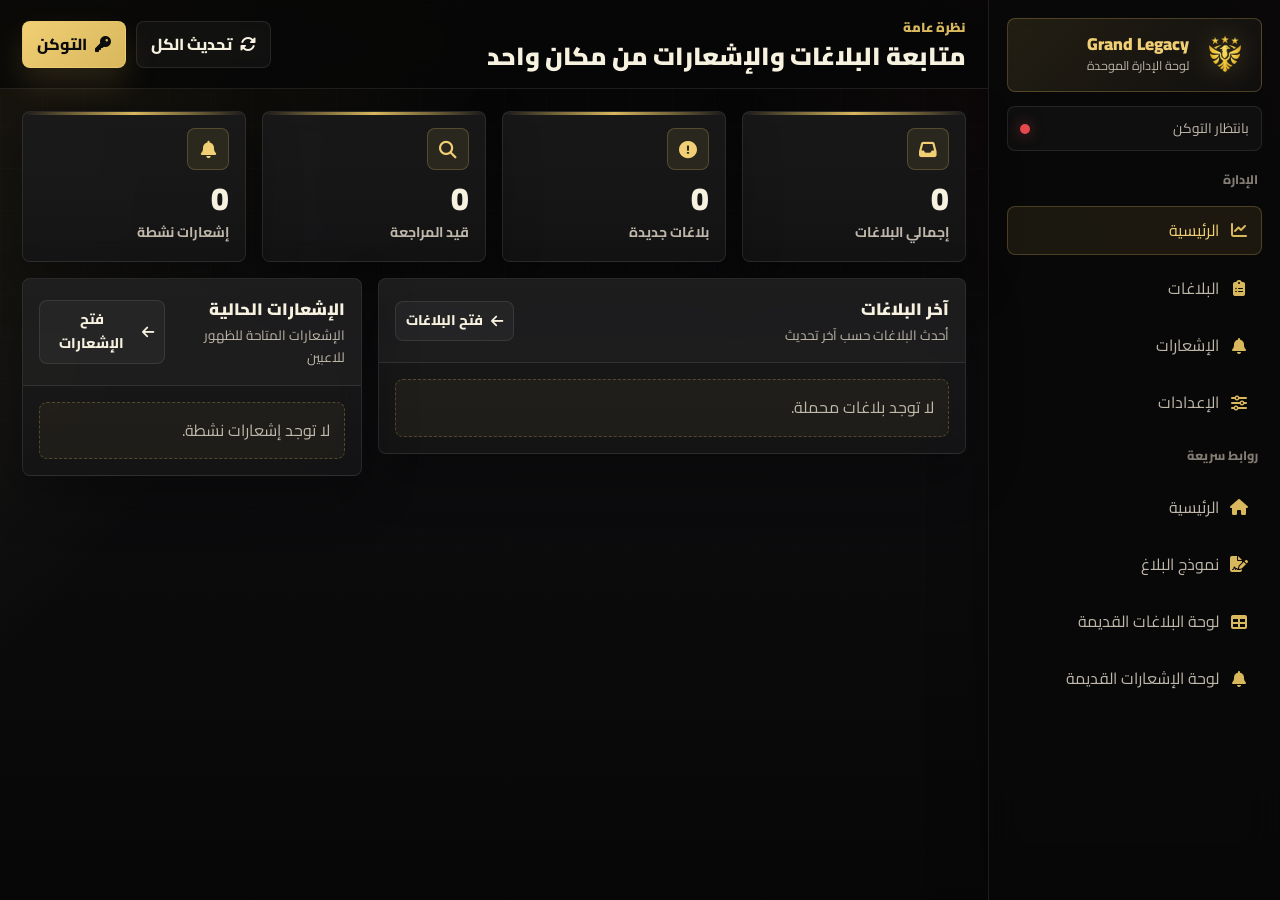
<file: admin-dashboard.html>
<!DOCTYPE html>
<html lang="ar" dir="rtl">
<head>
  <meta charset="UTF-8" />
  <meta name="viewport" content="width=device-width, initial-scale=1.0" />
  <title>لوحة الإدارة الموحدة - Grand Legacy</title>
  <link rel="stylesheet" href="https://cdnjs.cloudflare.com/ajax/libs/font-awesome/6.4.0/css/all.min.css">
  <link href="https://fonts.googleapis.com/css2?family=Cairo:wght@300;400;500;600;700;800;900&display=swap" rel="stylesheet">
  <style>
    :root {
      --gold: #d8b75d;
      --gold-strong: #f1cf74;
      --gold-dark: #9f7419;
      --red: #e5484d;
      --green: #4fb477;
      --blue: #62a8ff;
      --bg: #070707;
      --surface: #101012;
      --surface-2: #171719;
      --surface-3: #202024;
      --text: #f7f1df;
      --muted: #bfb8aa;
      --faint: #827c72;
      --line: rgba(255, 255, 255, 0.09);
      --line-gold: rgba(216, 183, 93, 0.28);
      --shadow: 0 18px 54px rgba(0, 0, 0, 0.32);
      --radius: 8px;
      --sidebar: 292px;
    }

    * {
      box-sizing: border-box;
      margin: 0;
      padding: 0;
    }

    html {
      scroll-behavior: smooth;
    }

    body {
      min-width: 320px;
      min-height: 100vh;
      overflow-x: hidden;
      background:
        linear-gradient(130deg, rgba(216, 183, 93, 0.09), transparent 28%),
        linear-gradient(230deg, rgba(229, 72, 77, 0.09), transparent 30%),
        linear-gradient(180deg, #050505, #0d0d0f 44%, #070707);
      color: var(--text);
      font-family: "Cairo", Arial, sans-serif;
      line-height: 1.7;
    }

    body::before {
      content: "";
      position: fixed;
      inset: 0;
      z-index: -1;
      pointer-events: none;
      background-image:
        linear-gradient(rgba(255, 255, 255, 0.025) 1px, transparent 1px),
        linear-gradient(90deg, rgba(255, 255, 255, 0.018) 1px, transparent 1px);
      background-size: 42px 42px;
      mask-image: linear-gradient(to bottom, rgba(0, 0, 0, 0.75), rgba(0, 0, 0, 0.08));
    }

    button,
    input,
    select,
    textarea {
      font: inherit;
    }

    button {
      cursor: pointer;
    }

    a {
      color: inherit;
    }

    :focus-visible {
      outline: 2px solid var(--gold-strong);
      outline-offset: 3px;
    }

    .app-shell {
      display: grid;
      grid-template-columns: var(--sidebar) minmax(0, 1fr);
      min-height: 100vh;
    }

    .sidebar {
      position: sticky;
      top: 0;
      height: 100vh;
      padding: 18px;
      border-left: 1px solid var(--line);
      background: rgba(8, 8, 9, 0.88);
      box-shadow: var(--shadow);
      backdrop-filter: blur(18px);
      overflow-y: auto;
    }

    .brand {
      display: flex;
      align-items: center;
      gap: 12px;
      padding: 12px;
      border: 1px solid var(--line-gold);
      border-radius: var(--radius);
      background: linear-gradient(135deg, rgba(216, 183, 93, 0.13), rgba(255, 255, 255, 0.03));
    }

    .brand img {
      width: 48px;
      height: 48px;
      object-fit: contain;
      border-radius: 6px;
      filter: drop-shadow(0 0 14px rgba(216, 183, 93, 0.38));
    }

    .brand h1 {
      color: var(--gold-strong);
      font-size: 1.08rem;
      font-weight: 900;
      line-height: 1.2;
    }

    .brand p {
      color: var(--muted);
      font-size: 0.78rem;
    }

    .admin-status {
      display: flex;
      align-items: center;
      justify-content: space-between;
      gap: 10px;
      margin: 14px 0;
      padding: 10px 12px;
      border: 1px solid var(--line);
      border-radius: var(--radius);
      background: rgba(255, 255, 255, 0.03);
      color: var(--muted);
      font-size: 0.86rem;
    }

    .status-dot {
      width: 10px;
      height: 10px;
      border-radius: 50%;
      background: var(--red);
      box-shadow: 0 0 14px rgba(229, 72, 77, 0.5);
    }

    .status-dot.ready {
      background: var(--green);
      box-shadow: 0 0 14px rgba(79, 180, 119, 0.5);
    }

    .nav-group {
      display: grid;
      gap: 8px;
      margin-top: 16px;
    }

    .nav-title {
      margin: 18px 4px 6px;
      color: var(--faint);
      font-size: 0.78rem;
      font-weight: 800;
    }

    .nav-btn,
    .side-link {
      display: flex;
      align-items: center;
      gap: 10px;
      width: 100%;
      min-height: 44px;
      padding: 10px 12px;
      border: 1px solid transparent;
      border-radius: var(--radius);
      background: transparent;
      color: var(--muted);
      text-decoration: none;
      text-align: right;
      transition: transform 0.2s ease, border-color 0.2s ease, background 0.2s ease, color 0.2s ease;
    }

    .nav-btn i,
    .side-link i {
      width: 20px;
      color: var(--gold);
      text-align: center;
    }

    .nav-btn:hover,
    .nav-btn.active,
    .side-link:hover {
      transform: translateY(-1px);
      border-color: rgba(216, 183, 93, 0.25);
      background: rgba(216, 183, 93, 0.09);
      color: var(--gold-strong);
    }

    .main {
      min-width: 0;
      padding: 22px;
    }

    .topbar {
      position: sticky;
      top: 0;
      z-index: 20;
      display: flex;
      align-items: center;
      justify-content: space-between;
      gap: 16px;
      margin: -22px -22px 22px;
      padding: 16px 22px;
      border-bottom: 1px solid var(--line);
      background: rgba(7, 7, 7, 0.78);
      backdrop-filter: blur(16px);
    }

    .page-kicker {
      color: var(--gold);
      font-size: 0.82rem;
      font-weight: 900;
    }

    .page-title {
      margin-top: 3px;
      color: var(--text);
      font-size: 1.55rem;
      font-weight: 900;
      line-height: 1.25;
    }

    .top-actions {
      display: flex;
      flex-wrap: wrap;
      justify-content: flex-end;
      gap: 10px;
    }

    .btn {
      display: inline-flex;
      align-items: center;
      justify-content: center;
      gap: 8px;
      min-height: 42px;
      padding: 9px 14px;
      border: 1px solid var(--line);
      border-radius: var(--radius);
      background: rgba(255, 255, 255, 0.04);
      color: var(--text);
      font-weight: 800;
      transition: transform 0.2s ease, border-color 0.2s ease, background 0.2s ease, color 0.2s ease;
    }

    .btn:hover {
      transform: translateY(-1px);
      border-color: rgba(216, 183, 93, 0.32);
      background: rgba(216, 183, 93, 0.09);
    }

    .btn-primary {
      border-color: rgba(241, 207, 116, 0.48);
      background: linear-gradient(135deg, var(--gold-strong), var(--gold));
      color: #0b0b0b;
      box-shadow: 0 16px 32px rgba(216, 183, 93, 0.16);
    }

    .btn-danger {
      border-color: rgba(229, 72, 77, 0.35);
      background: rgba(229, 72, 77, 0.11);
      color: #ffb1b3;
    }

    .btn-small {
      min-height: 36px;
      padding: 7px 10px;
      font-size: 0.88rem;
    }

    .view {
      display: none;
      animation: fadeUp 0.28s ease both;
    }

    .view.active {
      display: block;
    }

    .grid {
      display: grid;
      gap: 16px;
    }

    .stats-grid {
      grid-template-columns: repeat(4, minmax(0, 1fr));
    }

    .content-grid {
      grid-template-columns: minmax(0, 1.45fr) minmax(340px, 0.8fr);
      align-items: start;
    }

    .panel,
    .stat-tile {
      border: 1px solid var(--line);
      border-radius: var(--radius);
      background:
        linear-gradient(180deg, rgba(255, 255, 255, 0.045), rgba(255, 255, 255, 0.018)),
        rgba(16, 16, 18, 0.82);
      box-shadow: var(--shadow);
      backdrop-filter: blur(12px);
    }

    .panel {
      overflow: hidden;
    }

    .panel-header {
      display: flex;
      align-items: center;
      justify-content: space-between;
      gap: 12px;
      padding: 16px;
      border-bottom: 1px solid var(--line);
      background: rgba(255, 255, 255, 0.025);
    }

    .panel-title {
      color: var(--text);
      font-size: 1.04rem;
      font-weight: 900;
    }

    .panel-subtitle {
      color: var(--muted);
      font-size: 0.84rem;
    }

    .panel-body {
      padding: 16px;
    }

    .stat-tile {
      position: relative;
      overflow: hidden;
      padding: 16px;
      min-height: 124px;
    }

    .stat-tile::before {
      content: "";
      position: absolute;
      inset-inline: 0;
      top: 0;
      height: 3px;
      background: linear-gradient(90deg, transparent, var(--gold), transparent);
    }

    .stat-icon {
      display: inline-flex;
      align-items: center;
      justify-content: center;
      width: 42px;
      height: 42px;
      margin-bottom: 12px;
      border: 1px solid rgba(216, 183, 93, 0.25);
      border-radius: var(--radius);
      background: rgba(216, 183, 93, 0.1);
      color: var(--gold-strong);
      font-size: 1.1rem;
    }

    .stat-value {
      color: var(--text);
      font-size: 2rem;
      font-weight: 900;
      line-height: 1;
    }

    .stat-label {
      margin-top: 7px;
      color: var(--muted);
      font-size: 0.88rem;
      font-weight: 700;
    }

    .form-grid {
      display: grid;
      grid-template-columns: repeat(2, minmax(0, 1fr));
      gap: 12px;
    }

    .field {
      display: grid;
      gap: 6px;
    }

    .field.full {
      grid-column: 1 / -1;
    }

    label {
      color: var(--muted);
      font-size: 0.86rem;
      font-weight: 800;
    }

    input,
    select,
    textarea {
      width: 100%;
      min-height: 42px;
      border: 1px solid var(--line);
      border-radius: var(--radius);
      background: rgba(255, 255, 255, 0.045);
      color: var(--text);
      padding: 10px 11px;
      outline: none;
      transition: border-color 0.2s ease, background 0.2s ease;
    }

    textarea {
      min-height: 110px;
      resize: vertical;
    }

    input:focus,
    select:focus,
    textarea:focus {
      border-color: rgba(216, 183, 93, 0.45);
      background: rgba(216, 183, 93, 0.055);
    }

    select option {
      background: #141416;
      color: var(--text);
    }

    .toolbar {
      display: grid;
      grid-template-columns: minmax(180px, 1fr) minmax(180px, 1fr) auto;
      gap: 10px;
      align-items: end;
      margin-bottom: 14px;
    }

    .table-wrap {
      overflow-x: auto;
      border: 1px solid var(--line);
      border-radius: var(--radius);
    }

    table {
      width: 100%;
      border-collapse: collapse;
      min-width: 780px;
      font-size: 0.92rem;
    }

    th,
    td {
      padding: 11px 12px;
      border-bottom: 1px solid var(--line);
      text-align: right;
      vertical-align: middle;
    }

    th {
      color: var(--gold-strong);
      font-size: 0.82rem;
      font-weight: 900;
      background: rgba(216, 183, 93, 0.055);
    }

    tbody tr {
      transition: background 0.18s ease;
    }

    tbody tr:hover,
    tbody tr.selected {
      background: rgba(216, 183, 93, 0.075);
    }

    .empty-state,
    .notice {
      padding: 14px;
      border: 1px dashed rgba(216, 183, 93, 0.28);
      border-radius: var(--radius);
      background: rgba(216, 183, 93, 0.055);
      color: var(--muted);
    }

    .notice.error {
      border-color: rgba(229, 72, 77, 0.35);
      background: rgba(229, 72, 77, 0.09);
      color: #ffc5c7;
    }

    .chip {
      display: inline-flex;
      align-items: center;
      gap: 6px;
      min-height: 28px;
      padding: 4px 9px;
      border: 1px solid var(--line);
      border-radius: var(--radius);
      color: var(--muted);
      font-size: 0.78rem;
      font-weight: 900;
      white-space: nowrap;
    }

    .chip.new,
    .chip.announcement {
      border-color: rgba(98, 168, 255, 0.35);
      background: rgba(98, 168, 255, 0.1);
      color: #aad1ff;
    }

    .chip.in_review,
    .chip.update {
      border-color: rgba(216, 183, 93, 0.35);
      background: rgba(216, 183, 93, 0.11);
      color: var(--gold-strong);
    }

    .chip.resolved,
    .chip.active,
    .chip.event {
      border-color: rgba(79, 180, 119, 0.35);
      background: rgba(79, 180, 119, 0.11);
      color: #9ee2b8;
    }

    .chip.rejected,
    .chip.inactive,
    .chip.urgent,
    .chip.maintenance {
      border-color: rgba(229, 72, 77, 0.35);
      background: rgba(229, 72, 77, 0.11);
      color: #ffb1b3;
    }

    .detail-list {
      display: grid;
      gap: 10px;
    }

    .detail-row {
      display: grid;
      gap: 4px;
      padding: 10px;
      border: 1px solid var(--line);
      border-radius: var(--radius);
      background: rgba(255, 255, 255, 0.03);
    }

    .detail-label {
      color: var(--faint);
      font-size: 0.76rem;
      font-weight: 900;
    }

    .detail-value {
      color: var(--text);
      word-break: break-word;
    }

    .list-stack {
      display: grid;
      gap: 10px;
    }

    .list-item {
      display: grid;
      gap: 8px;
      padding: 12px;
      border: 1px solid var(--line);
      border-radius: var(--radius);
      background: rgba(255, 255, 255, 0.028);
    }

    .item-head {
      display: flex;
      justify-content: space-between;
      align-items: flex-start;
      gap: 10px;
    }

    .item-title {
      color: var(--text);
      font-weight: 900;
      line-height: 1.35;
    }

    .item-meta,
    .item-message {
      color: var(--muted);
      font-size: 0.88rem;
    }

    .item-actions {
      display: flex;
      flex-wrap: wrap;
      gap: 8px;
    }

    .split-actions {
      display: flex;
      flex-wrap: wrap;
      gap: 10px;
      margin-top: 12px;
    }

    .toast {
      position: fixed;
      left: 22px;
      bottom: 22px;
      z-index: 50;
      width: min(420px, calc(100% - 44px));
      padding: 13px 14px;
      border: 1px solid var(--line-gold);
      border-radius: var(--radius);
      background: rgba(16, 16, 18, 0.94);
      box-shadow: var(--shadow);
      color: var(--text);
      transform: translateY(18px);
      opacity: 0;
      pointer-events: none;
      transition: opacity 0.22s ease, transform 0.22s ease;
      backdrop-filter: blur(14px);
    }

    .toast.show {
      transform: translateY(0);
      opacity: 1;
      pointer-events: auto;
    }

    .toast.error {
      border-color: rgba(229, 72, 77, 0.42);
      color: #ffc5c7;
    }

    .route-warning {
      display: none;
      margin-bottom: 14px;
    }

    .route-warning.show {
      display: block;
    }

    .muted {
      color: var(--muted);
    }

    .danger-text {
      color: #ffb1b3;
    }

    .hidden {
      display: none !important;
    }

    @keyframes fadeUp {
      from {
        opacity: 0;
        transform: translateY(8px);
      }
      to {
        opacity: 1;
        transform: translateY(0);
      }
    }

    @media (max-width: 1180px) {
      .stats-grid {
        grid-template-columns: repeat(2, minmax(0, 1fr));
      }

      .content-grid {
        grid-template-columns: 1fr;
      }
    }

    @media (max-width: 900px) {
      .app-shell {
        grid-template-columns: 1fr;
      }

      .sidebar {
        position: relative;
        height: auto;
        border-left: none;
        border-bottom: 1px solid var(--line);
      }

      .nav-group {
        grid-template-columns: repeat(2, minmax(0, 1fr));
      }

      .main {
        padding: 16px;
      }

      .topbar {
        position: relative;
        margin: -16px -16px 16px;
        flex-direction: column;
        align-items: stretch;
      }

      .top-actions {
        justify-content: stretch;
      }

      .top-actions .btn {
        flex: 1 1 auto;
      }
    }

    @media (max-width: 640px) {
      .brand {
        align-items: flex-start;
      }

      .nav-group,
      .stats-grid,
      .form-grid,
      .toolbar {
        grid-template-columns: 1fr;
      }

      .page-title {
        font-size: 1.28rem;
      }

      .panel-header,
      .item-head {
        flex-direction: column;
        align-items: stretch;
      }
    }

    @media (prefers-reduced-motion: reduce) {
      *,
      *::before,
      *::after {
        animation-duration: 0.01ms !important;
        animation-iteration-count: 1 !important;
        scroll-behavior: auto !important;
        transition-duration: 0.01ms !important;
      }
    }
  </style>
    <link rel="icon" href="images/logo.png" type="image/png">
</head>
<body>
  <div class="app-shell">
    <aside class="sidebar">
      <div class="brand">
        <img src="images/logo.png" alt="Grand Legacy">
        <div>
          <h1>Grand Legacy</h1>
          <p>لوحة الإدارة الموحدة</p>
        </div>
      </div>

      <div class="admin-status">
        <span id="connectionLabel">بانتظار التوكن</span>
        <span class="status-dot" id="connectionDot"></span>
      </div>

      <div class="nav-title">الإدارة</div>
      <nav class="nav-group" aria-label="أقسام لوحة الإدارة">
        <button class="nav-btn active" type="button" data-view="overview">
          <i class="fas fa-chart-line"></i>
          الرئيسية
        </button>
        <button class="nav-btn" type="button" data-view="reports">
          <i class="fas fa-clipboard-list"></i>
          البلاغات
        </button>
        <button class="nav-btn" type="button" data-view="notifications">
          <i class="fas fa-bell"></i>
          الإشعارات
        </button>
        <button class="nav-btn" type="button" data-view="settings">
          <i class="fas fa-sliders"></i>
          الإعدادات
        </button>
      </nav>

      <div class="nav-title">روابط سريعة</div>
      <div class="nav-group">
        <a class="side-link" href="index.html">
          <i class="fas fa-house"></i>
          الرئيسية
        </a>
        <a class="side-link" href="reports.html">
          <i class="fas fa-file-signature"></i>
          نموذج البلاغ
        </a>
        <a class="side-link" href="admin-reports.html">
          <i class="fas fa-table"></i>
          لوحة البلاغات القديمة
        </a>
        <a class="side-link" href="admin-notifications.html">
          <i class="fas fa-bell"></i>
          لوحة الإشعارات القديمة
        </a>
      </div>
    </aside>

    <main class="main">
      <header class="topbar">
        <div>
          <div class="page-kicker" id="pageKicker">نظرة عامة</div>
          <h2 class="page-title" id="pageTitle">متابعة البلاغات والإشعارات من مكان واحد</h2>
        </div>
        <div class="top-actions">
          <button class="btn" type="button" id="refreshAllBtn">
            <i class="fas fa-rotate"></i>
            تحديث الكل
          </button>
          <button class="btn btn-primary" type="button" data-view-shortcut="settings">
            <i class="fas fa-key"></i>
            التوكن
          </button>
        </div>
      </header>

      <section class="view active" id="overviewView">
        <div class="grid stats-grid">
          <div class="stat-tile">
            <div class="stat-icon"><i class="fas fa-inbox"></i></div>
            <div class="stat-value" id="statReportsTotal">0</div>
            <div class="stat-label">إجمالي البلاغات</div>
          </div>
          <div class="stat-tile">
            <div class="stat-icon"><i class="fas fa-circle-exclamation"></i></div>
            <div class="stat-value" id="statReportsNew">0</div>
            <div class="stat-label">بلاغات جديدة</div>
          </div>
          <div class="stat-tile">
            <div class="stat-icon"><i class="fas fa-magnifying-glass"></i></div>
            <div class="stat-value" id="statReportsReview">0</div>
            <div class="stat-label">قيد المراجعة</div>
          </div>
          <div class="stat-tile">
            <div class="stat-icon"><i class="fas fa-bell"></i></div>
            <div class="stat-value" id="statActiveNotifications">0</div>
            <div class="stat-label">إشعارات نشطة</div>
          </div>
        </div>

        <div class="grid content-grid" style="margin-top:16px;">
          <section class="panel">
            <div class="panel-header">
              <div>
                <h3 class="panel-title">آخر البلاغات</h3>
                <p class="panel-subtitle">أحدث البلاغات حسب آخر تحديث</p>
              </div>
              <button class="btn btn-small" type="button" data-view-shortcut="reports">
                <i class="fas fa-arrow-left"></i>
                فتح البلاغات
              </button>
            </div>
            <div class="panel-body">
              <div class="list-stack" id="recentReportsList"></div>
            </div>
          </section>

          <section class="panel">
            <div class="panel-header">
              <div>
                <h3 class="panel-title">الإشعارات الحالية</h3>
                <p class="panel-subtitle">الإشعارات المتاحة للظهور للاعبين</p>
              </div>
              <button class="btn btn-small" type="button" data-view-shortcut="notifications">
                <i class="fas fa-arrow-left"></i>
                فتح الإشعارات
              </button>
            </div>
            <div class="panel-body">
              <div class="notice error route-warning" id="overviewNotificationWarning"></div>
              <div class="list-stack" id="recentNotificationsList"></div>
            </div>
          </section>
        </div>
      </section>

      <section class="view" id="reportsView">
        <div class="grid content-grid">
          <section class="panel">
            <div class="panel-header">
              <div>
                <h3 class="panel-title">إدارة البلاغات</h3>
                <p class="panel-subtitle">فلترة، اختيار، وتحديث حالة البلاغ</p>
              </div>
              <button class="btn btn-small" type="button" id="loadReportsBtn">
                <i class="fas fa-rotate"></i>
                تحديث
              </button>
            </div>
            <div class="panel-body">
              <div class="toolbar">
                <div class="field">
                  <label for="reportStatusFilter">الحالة</label>
                  <select id="reportStatusFilter">
                    <option value="">كل الحالات</option>
                    <option value="new">جديد</option>
                    <option value="in_review">قيد المراجعة</option>
                    <option value="resolved">تم الحل</option>
                    <option value="rejected">مرفوض</option>
                  </select>
                </div>
                <div class="field">
                  <label for="reportSearch">بحث</label>
                  <input id="reportSearch" type="search" placeholder="Ticket / الاسم / النوع / Discord ID">
                </div>
                <button class="btn" type="button" id="clearReportFiltersBtn">
                  <i class="fas fa-filter-circle-xmark"></i>
                  تصفية
                </button>
              </div>

              <div class="table-wrap">
                <table>
                  <thead>
                    <tr>
                      <th>Ticket</th>
                      <th>الاسم</th>
                      <th>Discord ID</th>
                      <th>النوع</th>
                      <th>الحالة</th>
                      <th>آخر تحديث</th>
                    </tr>
                  </thead>
                  <tbody id="reportsTableBody"></tbody>
                </table>
              </div>
            </div>
          </section>

          <section class="panel">
            <div class="panel-header">
              <div>
                <h3 class="panel-title">تفاصيل وتحديث</h3>
                <p class="panel-subtitle">اختر بلاغًا من الجدول</p>
              </div>
            </div>
            <div class="panel-body">
              <div class="empty-state" id="reportEmptyState">لم يتم اختيار بلاغ بعد.</div>
              <div id="reportDetailPanel" class="hidden">
                <div class="detail-list" id="reportDetails"></div>
                <div class="form-grid" style="margin-top:14px;">
                  <div class="field">
                    <label for="updateStatus">الحالة الجديدة</label>
                    <select id="updateStatus">
                      <option value="new">جديد</option>
                      <option value="in_review">قيد المراجعة</option>
                      <option value="resolved">تم الحل</option>
                      <option value="rejected">مرفوض</option>
                    </select>
                  </div>
                  <div class="field">
                    <label for="updatedBy">بواسطة</label>
                    <input id="updatedBy" type="text" placeholder="admin">
                  </div>
                  <div class="field full">
                    <label for="adminNote">ملاحظة الإدارة</label>
                    <textarea id="adminNote" placeholder="سبب القرار أو ملاحظة مختصرة تظهر في التتبع"></textarea>
                  </div>
                </div>
                <div class="split-actions">
                  <button class="btn btn-primary" type="button" id="updateReportBtn">
                    <i class="fas fa-floppy-disk"></i>
                    حفظ التحديث
                  </button>
                  <button class="btn" type="button" id="copyTicketBtn">
                    <i class="fas fa-copy"></i>
                    نسخ رقم البلاغ
                  </button>
                </div>
              </div>
            </div>
          </section>
        </div>
      </section>

      <section class="view" id="notificationsView">
        <div class="notice error route-warning" id="notificationRouteWarning"></div>
        <div class="grid content-grid">
          <section class="panel">
            <div class="panel-header">
              <div>
                <h3 class="panel-title">إنشاء إشعار</h3>
                <p class="panel-subtitle">يظهر في صفحات الموقع المربوطة بملف notifications.js</p>
              </div>
            </div>
            <div class="panel-body">
              <div class="form-grid">
                <div class="field">
                  <label for="notificationTitle">العنوان</label>
                  <input id="notificationTitle" type="text" placeholder="عنوان الإشعار">
                </div>
                <div class="field">
                  <label for="notificationType">النوع</label>
                  <select id="notificationType">
                    <option value="announcement">عام</option>
                    <option value="urgent">عاجل</option>
                    <option value="maintenance">صيانة</option>
                    <option value="update">تحديث</option>
                    <option value="event">فعالية</option>
                  </select>
                </div>
                <div class="field">
                  <label for="notificationPriority">الأولوية</label>
                  <input id="notificationPriority" type="number" min="1" max="100" value="50">
                </div>
                <div class="field">
                  <label for="notificationCta">نص الزر</label>
                  <input id="notificationCta" type="text" placeholder="اختياري">
                </div>
                <div class="field">
                  <label for="notificationStart">بداية الظهور</label>
                  <input id="notificationStart" type="datetime-local">
                </div>
                <div class="field">
                  <label for="notificationEnd">نهاية الظهور</label>
                  <input id="notificationEnd" type="datetime-local">
                </div>
                <div class="field full">
                  <label for="notificationLink">الرابط</label>
                  <input id="notificationLink" type="url" placeholder="https://...">
                </div>
                <div class="field full">
                  <label for="notificationMessage">النص</label>
                  <textarea id="notificationMessage" placeholder="نص الإشعار"></textarea>
                </div>
              </div>
              <div class="split-actions">
                <button class="btn btn-primary" type="button" id="createNotificationBtn">
                  <i class="fas fa-paper-plane"></i>
                  نشر الإشعار
                </button>
                <button class="btn" type="button" id="clearNotificationFormBtn">
                  <i class="fas fa-eraser"></i>
                  مسح الحقول
                </button>
              </div>
            </div>
          </section>

          <section class="panel">
            <div class="panel-header">
              <div>
                <h3 class="panel-title">قائمة الإشعارات</h3>
                <p class="panel-subtitle">تفعيل، إيقاف، أو حذف</p>
              </div>
              <button class="btn btn-small" type="button" id="loadNotificationsBtn">
                <i class="fas fa-rotate"></i>
                تحديث
              </button>
            </div>
            <div class="panel-body">
              <div class="list-stack" id="notificationsList"></div>
            </div>
          </section>
        </div>
      </section>

      <section class="view" id="settingsView">
        <div class="grid content-grid">
          <section class="panel">
            <div class="panel-header">
              <div>
                <h3 class="panel-title">إعداد الاتصال</h3>
                <p class="panel-subtitle">التوكن محفوظ محليًا في المتصفح فقط</p>
              </div>
            </div>
            <div class="panel-body">
              <div class="form-grid">
                <div class="field full">
                  <label for="apiBase">رابط Cloudflare Worker</label>
                  <input id="apiBase" type="url">
                </div>
                <div class="field full">
                  <label for="adminToken">ADMIN_TOKEN</label>
                  <input id="adminToken" type="password" placeholder="أدخل التوكن">
                </div>
              </div>
              <div class="split-actions">
                <button class="btn btn-primary" type="button" id="saveSettingsBtn">
                  <i class="fas fa-floppy-disk"></i>
                  حفظ الإعدادات
                </button>
                <button class="btn" type="button" id="testConnectionBtn">
                  <i class="fas fa-plug-circle-check"></i>
                  اختبار الاتصال
                </button>
                <button class="btn btn-danger" type="button" id="logoutBtn">
                  <i class="fas fa-right-from-bracket"></i>
                  حذف التوكن
                </button>
              </div>
            </div>
          </section>

          <section class="panel">
            <div class="panel-header">
              <div>
                <h3 class="panel-title">حالة الـ API</h3>
                <p class="panel-subtitle">نتائج آخر اختبار</p>
              </div>
            </div>
            <div class="panel-body">
              <div class="detail-list" id="apiStatusList"></div>
            </div>
          </section>
        </div>
      </section>
    </main>
  </div>

  <div class="toast" id="toast"></div>

  <script>
    (function () {
      const DEFAULT_API = "https://gl-reports-worker0.karargx06.workers.dev";
      const STORE = {
        apiBase: "gl_admin_api_base",
        tokenA: "glAdminToken",
        tokenB: "gl_admin_token"
      };

      const state = {
        view: "overview",
        reports: [],
        notifications: [],
        selectedReport: null,
        notificationsRouteReady: true,
        loading: false
      };

      const viewMeta = {
        overview: {
          kicker: "نظرة عامة",
          title: "متابعة البلاغات والإشعارات من مكان واحد"
        },
        reports: {
          kicker: "إدارة البلاغات",
          title: "مراجعة البلاغات وتحديث حالاتها"
        },
        notifications: {
          kicker: "إدارة الإشعارات",
          title: "إنشاء وتنظيم رسائل الموقع"
        },
        settings: {
          kicker: "الإعدادات",
          title: "الاتصال والتوكن"
        }
      };

      const els = {
        navButtons: document.querySelectorAll("[data-view]"),
        shortcuts: document.querySelectorAll("[data-view-shortcut]"),
        views: {
          overview: document.getElementById("overviewView"),
          reports: document.getElementById("reportsView"),
          notifications: document.getElementById("notificationsView"),
          settings: document.getElementById("settingsView")
        },
        pageKicker: document.getElementById("pageKicker"),
        pageTitle: document.getElementById("pageTitle"),
        connectionLabel: document.getElementById("connectionLabel"),
        connectionDot: document.getElementById("connectionDot"),
        toast: document.getElementById("toast"),
        adminToken: document.getElementById("adminToken"),
        apiBase: document.getElementById("apiBase"),
        refreshAllBtn: document.getElementById("refreshAllBtn"),
        saveSettingsBtn: document.getElementById("saveSettingsBtn"),
        testConnectionBtn: document.getElementById("testConnectionBtn"),
        logoutBtn: document.getElementById("logoutBtn"),
        statReportsTotal: document.getElementById("statReportsTotal"),
        statReportsNew: document.getElementById("statReportsNew"),
        statReportsReview: document.getElementById("statReportsReview"),
        statActiveNotifications: document.getElementById("statActiveNotifications"),
        recentReportsList: document.getElementById("recentReportsList"),
        recentNotificationsList: document.getElementById("recentNotificationsList"),
        overviewNotificationWarning: document.getElementById("overviewNotificationWarning"),
        reportStatusFilter: document.getElementById("reportStatusFilter"),
        reportSearch: document.getElementById("reportSearch"),
        clearReportFiltersBtn: document.getElementById("clearReportFiltersBtn"),
        loadReportsBtn: document.getElementById("loadReportsBtn"),
        reportsTableBody: document.getElementById("reportsTableBody"),
        reportEmptyState: document.getElementById("reportEmptyState"),
        reportDetailPanel: document.getElementById("reportDetailPanel"),
        reportDetails: document.getElementById("reportDetails"),
        updateStatus: document.getElementById("updateStatus"),
        updatedBy: document.getElementById("updatedBy"),
        adminNote: document.getElementById("adminNote"),
        updateReportBtn: document.getElementById("updateReportBtn"),
        copyTicketBtn: document.getElementById("copyTicketBtn"),
        notificationRouteWarning: document.getElementById("notificationRouteWarning"),
        notificationTitle: document.getElementById("notificationTitle"),
        notificationType: document.getElementById("notificationType"),
        notificationPriority: document.getElementById("notificationPriority"),
        notificationCta: document.getElementById("notificationCta"),
        notificationStart: document.getElementById("notificationStart"),
        notificationEnd: document.getElementById("notificationEnd"),
        notificationLink: document.getElementById("notificationLink"),
        notificationMessage: document.getElementById("notificationMessage"),
        createNotificationBtn: document.getElementById("createNotificationBtn"),
        clearNotificationFormBtn: document.getElementById("clearNotificationFormBtn"),
        loadNotificationsBtn: document.getElementById("loadNotificationsBtn"),
        notificationsList: document.getElementById("notificationsList"),
        apiStatusList: document.getElementById("apiStatusList")
      };

      function apiBase() {
        return (els.apiBase.value || DEFAULT_API).trim().replace(/\/+$/, "");
      }

      function api(path) {
        return apiBase() + path;
      }

      function getToken() {
        return els.adminToken.value.trim();
      }

      function saveSettings(showMessage) {
        const token = getToken();
        const base = apiBase();
        localStorage.setItem(STORE.apiBase, base);
        localStorage.setItem(STORE.tokenA, token);
        localStorage.setItem(STORE.tokenB, token);
        updateConnectionState();
        if (showMessage) showToast("تم حفظ الإعدادات.", "success");
      }

      function loadSettings() {
        els.apiBase.value = localStorage.getItem(STORE.apiBase) || DEFAULT_API;
        els.adminToken.value = localStorage.getItem(STORE.tokenA) || localStorage.getItem(STORE.tokenB) || "";
        updateConnectionState();
      }

      function updateConnectionState(label) {
        const ready = Boolean(getToken());
        els.connectionDot.classList.toggle("ready", ready);
        els.connectionLabel.textContent = label || (ready ? "التوكن جاهز" : "بانتظار التوكن");
      }

      function showToast(message, type) {
        els.toast.textContent = message;
        els.toast.className = "toast show" + (type === "error" ? " error" : "");
        clearTimeout(showToast.timer);
        showToast.timer = setTimeout(() => {
          els.toast.className = "toast";
        }, 3600);
      }

      async function readApiResponse(resp) {
        const text = await resp.text();
        try {
          return text ? JSON.parse(text) : {};
        } catch (error) {
          return { ok: false, error: text || ("HTTP " + resp.status) };
        }
      }

      async function requestJson(path, options) {
        const resp = await fetch(api(path), options || {});
        const data = await readApiResponse(resp);
        return { resp, data };
      }

      function authHeaders(includeJson) {
        const headers = { Authorization: "Bearer " + getToken() };
        if (includeJson) headers["Content-Type"] = "application/json";
        return headers;
      }

      function requireToken() {
        if (getToken()) return true;
        showToast("أدخل ADMIN_TOKEN من الإعدادات أولاً.", "error");
        switchView("settings");
        return false;
      }

      function endpointMissingText() {
        return "مسارات الإشعارات غير منشورة في Cloudflare Worker. ادمج كود الإشعارات ثم اعمل Deploy.";
      }

      function setRouteWarning(show) {
        state.notificationsRouteReady = !show;
        [els.notificationRouteWarning, els.overviewNotificationWarning].forEach((node) => {
          node.textContent = endpointMissingText();
          node.classList.toggle("show", show);
        });
      }

      function switchView(view) {
        state.view = view;
        Object.entries(els.views).forEach(([key, node]) => {
          node.classList.toggle("active", key === view);
        });
        els.navButtons.forEach((button) => {
          button.classList.toggle("active", button.dataset.view === view);
        });
        els.pageKicker.textContent = viewMeta[view].kicker;
        els.pageTitle.textContent = viewMeta[view].title;
      }

      function statusLabel(status) {
        if (status === "new") return "جديد";
        if (status === "in_review") return "قيد المراجعة";
        if (status === "resolved") return "تم الحل";
        if (status === "rejected") return "مرفوض";
        return status || "-";
      }

      function notificationTypeLabel(type) {
        if (type === "urgent") return "عاجل";
        if (type === "maintenance") return "صيانة";
        if (type === "update") return "تحديث";
        if (type === "event") return "فعالية";
        return "عام";
      }

      function formatDate(value) {
        if (!value) return "-";
        const date = new Date(value);
        if (Number.isNaN(date.getTime())) return value;
        return date.toLocaleString("ar", {
          year: "numeric",
          month: "short",
          day: "numeric",
          hour: "2-digit",
          minute: "2-digit"
        });
      }

      function toIso(localValue) {
        if (!localValue) return null;
        const date = new Date(localValue);
        return Number.isNaN(date.getTime()) ? null : date.toISOString();
      }

      function isNotificationVisible(item) {
        if (!item || !item.is_active) return false;
        const now = Date.now();
        const start = item.start_at ? new Date(item.start_at).getTime() : null;
        const end = item.end_at ? new Date(item.end_at).getTime() : null;
        if (start && now < start) return false;
        if (end && now > end) return false;
        return true;
      }

      function setText(idOrNode, value) {
        const node = typeof idOrNode === "string" ? document.getElementById(idOrNode) : idOrNode;
        node.textContent = value == null || value === "" ? "-" : String(value);
      }

      function makeChip(label, className) {
        const chip = document.createElement("span");
        chip.className = "chip " + (className || "");
        chip.textContent = label;
        return chip;
      }

      function clearNode(node) {
        while (node.firstChild) node.removeChild(node.firstChild);
      }

      function makeEmpty(text) {
        const div = document.createElement("div");
        div.className = "empty-state";
        div.textContent = text;
        return div;
      }

      async function loadReports(showMessage) {
        if (!requireToken()) return;
        try {
          updateConnectionState("جاري تحميل البلاغات");
          const { resp, data } = await requestJson("/admin/list", {
            headers: authHeaders(false)
          });
          if (!resp.ok || !data.ok) {
            throw new Error(data.error || "تعذر تحميل البلاغات");
          }
          state.reports = data.reports || [];
          renderReports();
          renderOverview();
          updateConnectionState("متصل");
          if (showMessage) showToast("تم تحميل البلاغات.", "success");
        } catch (error) {
          updateConnectionState("خطأ اتصال");
          showToast(error.message || "تعذر تحميل البلاغات.", "error");
        }
      }

      async function loadNotifications(showMessage) {
        if (!requireToken()) return;
        try {
          updateConnectionState("جاري تحميل الإشعارات");
          const { resp, data } = await requestJson("/admin/notifications", {
            headers: authHeaders(false)
          });
          if (resp.status === 404) {
            state.notifications = [];
            setRouteWarning(true);
            renderNotifications();
            renderOverview();
            updateConnectionState("الإشعارات غير مفعلة");
            return;
          }
          if (!resp.ok || !data.ok) {
            throw new Error(data.error || "تعذر تحميل الإشعارات");
          }
          state.notifications = data.notifications || [];
          setRouteWarning(false);
          renderNotifications();
          renderOverview();
          updateConnectionState("متصل");
          if (showMessage) showToast("تم تحميل الإشعارات.", "success");
        } catch (error) {
          updateConnectionState("خطأ اتصال");
          showToast(error.message || "تعذر تحميل الإشعارات.", "error");
        }
      }

      async function refreshAll() {
        if (!requireToken()) return;
        await loadReports(false);
        await loadNotifications(false);
        showToast("تم تحديث اللوحة.", "success");
      }

      function filteredReports() {
        const status = els.reportStatusFilter.value;
        const query = els.reportSearch.value.trim().toLowerCase();
        return state.reports.filter((report) => {
          const statusMatch = !status || report.status === status;
          const haystack = [
            report.ticket_id,
            report.ingame_name,
            report.discord_id,
            report.report_type,
            report.status
          ].join(" ").toLowerCase();
          const searchMatch = !query || haystack.includes(query);
          return statusMatch && searchMatch;
        });
      }

      function renderReports() {
        clearNode(els.reportsTableBody);
        const rows = filteredReports();
        if (!rows.length) {
          const tr = document.createElement("tr");
          const td = document.createElement("td");
          td.colSpan = 6;
          td.appendChild(makeEmpty("لا توجد بلاغات مطابقة."));
          tr.appendChild(td);
          els.reportsTableBody.appendChild(tr);
          return;
        }

        rows.forEach((report) => {
          const tr = document.createElement("tr");
          tr.dataset.ticket = report.ticket_id || "";
          if (state.selectedReport && state.selectedReport.ticket_id === report.ticket_id) {
            tr.classList.add("selected");
          }

          [
            report.ticket_id,
            report.ingame_name,
            report.discord_id,
            report.report_type,
            null,
            formatDate(report.updated_at || report.created_at)
          ].forEach((value, index) => {
            const td = document.createElement("td");
            if (index === 4) {
              td.appendChild(makeChip(statusLabel(report.status), report.status));
            } else {
              td.textContent = value || "-";
            }
            tr.appendChild(td);
          });

          tr.addEventListener("click", () => selectReport(report));
          els.reportsTableBody.appendChild(tr);
        });
      }

      function selectReport(report) {
        state.selectedReport = report;
        els.reportEmptyState.classList.add("hidden");
        els.reportDetailPanel.classList.remove("hidden");
        els.updateStatus.value = report.status || "new";
        els.adminNote.value = report.admin_note || "";
        renderReportDetails(report);
        renderReports();
      }

      function renderReportDetails(report) {
        clearNode(els.reportDetails);
        [
          ["رقم البلاغ", report.ticket_id],
          ["الاسم داخل اللعبة", report.ingame_name],
          ["Discord ID", report.discord_id],
          ["نوع البلاغ", report.report_type],
          ["الحالة", statusLabel(report.status)],
          ["ملاحظة الإدارة", report.admin_note || "لا يوجد"],
          ["تاريخ الإنشاء", formatDate(report.created_at)],
          ["آخر تحديث", formatDate(report.updated_at)]
        ].forEach(([label, value]) => {
          const row = document.createElement("div");
          row.className = "detail-row";
          const labelEl = document.createElement("div");
          labelEl.className = "detail-label";
          labelEl.textContent = label;
          const valueEl = document.createElement("div");
          valueEl.className = "detail-value";
          valueEl.textContent = value || "-";
          row.append(labelEl, valueEl);
          els.reportDetails.appendChild(row);
        });
      }

      async function updateReport() {
        if (!requireToken()) return;
        if (!state.selectedReport || !state.selectedReport.ticket_id) {
          showToast("اختر بلاغًا أولاً.", "error");
          return;
        }

        try {
          const payload = {
            ticketId: state.selectedReport.ticket_id,
            newStatus: els.updateStatus.value,
            note: els.adminNote.value.trim(),
            updatedBy: els.updatedBy.value.trim() || "admin"
          };
          const { resp, data } = await requestJson("/admin/update-status", {
            method: "POST",
            headers: authHeaders(true),
            body: JSON.stringify(payload)
          });
          if (!resp.ok || !data.ok) {
            throw new Error(data.error || "تعذر تحديث البلاغ");
          }
          showToast("تم تحديث البلاغ.", "success");
          await loadReports(false);
          const fresh = state.reports.find((report) => report.ticket_id === payload.ticketId);
          if (fresh) selectReport(fresh);
        } catch (error) {
          showToast(error.message || "تعذر تحديث البلاغ.", "error");
        }
      }

      function renderNotifications() {
        clearNode(els.notificationsList);
        if (!state.notificationsRouteReady) {
          els.notificationsList.appendChild(makeEmpty("مسار الإشعارات غير متاح على Worker الحالي."));
          return;
        }
        if (!state.notifications.length) {
          els.notificationsList.appendChild(makeEmpty("لا توجد إشعارات حالية."));
          return;
        }

        state.notifications.forEach((item) => {
          const card = document.createElement("div");
          card.className = "list-item";

          const head = document.createElement("div");
          head.className = "item-head";

          const titleWrap = document.createElement("div");
          const title = document.createElement("div");
          title.className = "item-title";
          title.textContent = item.title || "إشعار";
          const meta = document.createElement("div");
          meta.className = "item-meta";
          meta.textContent = "الأولوية: " + (item.priority || 0) + " | " + formatDate(item.created_at);
          titleWrap.append(title, meta);

          const chips = document.createElement("div");
          chips.append(
            makeChip(item.is_active ? "نشط" : "متوقف", item.is_active ? "active" : "inactive"),
            makeChip(notificationTypeLabel(item.type), item.type || "announcement")
          );
          chips.style.display = "flex";
          chips.style.flexWrap = "wrap";
          chips.style.gap = "6px";

          head.append(titleWrap, chips);

          const message = document.createElement("div");
          message.className = "item-message";
          message.textContent = item.message || "";

          const timing = document.createElement("div");
          timing.className = "item-meta";
          timing.textContent = "البداية: " + (item.start_at ? formatDate(item.start_at) : "الآن") +
            " | النهاية: " + (item.end_at ? formatDate(item.end_at) : "بدون");

          const actions = document.createElement("div");
          actions.className = "item-actions";

          const toggleBtn = document.createElement("button");
          toggleBtn.className = "btn btn-small";
          toggleBtn.type = "button";
          toggleBtn.innerHTML = '<i class="fas fa-power-off"></i><span>' + (item.is_active ? "إيقاف" : "تفعيل") + '</span>';
          toggleBtn.addEventListener("click", () => toggleNotification(item.id));

          const deleteBtn = document.createElement("button");
          deleteBtn.className = "btn btn-small btn-danger";
          deleteBtn.type = "button";
          deleteBtn.innerHTML = '<i class="fas fa-trash"></i><span>حذف</span>';
          deleteBtn.addEventListener("click", () => deleteNotification(item.id));

          actions.append(toggleBtn, deleteBtn);
          card.append(head, message, timing, actions);
          els.notificationsList.appendChild(card);
        });
      }

      async function createNotification() {
        if (!requireToken()) return;
        if (!els.notificationTitle.value.trim() || !els.notificationMessage.value.trim()) {
          showToast("العنوان والنص مطلوبان.", "error");
          return;
        }

        const payload = {
          title: els.notificationTitle.value.trim(),
          message: els.notificationMessage.value.trim(),
          type: els.notificationType.value,
          priority: Number(els.notificationPriority.value || 50),
          start_at: toIso(els.notificationStart.value),
          end_at: toIso(els.notificationEnd.value),
          link_url: els.notificationLink.value.trim() || null,
          cta_text: els.notificationCta.value.trim() || null
        };

        try {
          const { resp, data } = await requestJson("/admin/notifications", {
            method: "POST",
            headers: authHeaders(true),
            body: JSON.stringify(payload)
          });
          if (resp.status === 404) {
            setRouteWarning(true);
            showToast(endpointMissingText(), "error");
            return;
          }
          if (!resp.ok || !data.ok) {
            throw new Error(data.error || "تعذر إنشاء الإشعار");
          }
          clearNotificationForm();
          await loadNotifications(false);
          showToast("تم نشر الإشعار.", "success");
        } catch (error) {
          showToast(error.message || "تعذر إنشاء الإشعار.", "error");
        }
      }

      async function toggleNotification(id) {
        if (!requireToken()) return;
        try {
          const { resp, data } = await requestJson("/admin/notifications/" + encodeURIComponent(id) + "/toggle", {
            method: "PATCH",
            headers: authHeaders(false)
          });
          if (!resp.ok || !data.ok) {
            throw new Error(data.error || "تعذر تغيير حالة الإشعار");
          }
          await loadNotifications(false);
          showToast("تم تحديث حالة الإشعار.", "success");
        } catch (error) {
          showToast(error.message || "تعذر تحديث الإشعار.", "error");
        }
      }

      async function deleteNotification(id) {
        if (!requireToken()) return;
        const confirmed = window.confirm("هل تريد حذف هذا الإشعار؟");
        if (!confirmed) return;
        try {
          const { resp, data } = await requestJson("/admin/notifications/" + encodeURIComponent(id), {
            method: "DELETE",
            headers: authHeaders(false)
          });
          if (!resp.ok || !data.ok) {
            throw new Error(data.error || "تعذر حذف الإشعار");
          }
          await loadNotifications(false);
          showToast("تم حذف الإشعار.", "success");
        } catch (error) {
          showToast(error.message || "تعذر حذف الإشعار.", "error");
        }
      }

      function clearNotificationForm() {
        els.notificationTitle.value = "";
        els.notificationMessage.value = "";
        els.notificationType.value = "announcement";
        els.notificationPriority.value = "50";
        els.notificationCta.value = "";
        els.notificationStart.value = "";
        els.notificationEnd.value = "";
        els.notificationLink.value = "";
      }

      function renderOverview() {
        const total = state.reports.length;
        const fresh = state.reports.filter((report) => report.status === "new").length;
        const review = state.reports.filter((report) => report.status === "in_review").length;
        const activeNotifications = state.notifications.filter(isNotificationVisible).length;

        setText(els.statReportsTotal, total);
        setText(els.statReportsNew, fresh);
        setText(els.statReportsReview, review);
        setText(els.statActiveNotifications, activeNotifications);

        renderRecentReports();
        renderRecentNotifications();
      }

      function renderRecentReports() {
        clearNode(els.recentReportsList);
        const rows = [...state.reports]
          .sort((a, b) => new Date(b.updated_at || b.created_at || 0) - new Date(a.updated_at || a.created_at || 0))
          .slice(0, 5);

        if (!rows.length) {
          els.recentReportsList.appendChild(makeEmpty("لا توجد بلاغات محملة."));
          return;
        }

        rows.forEach((report) => {
          const item = document.createElement("button");
          item.type = "button";
          item.className = "list-item";
          item.style.textAlign = "right";
          item.addEventListener("click", () => {
            switchView("reports");
            selectReport(report);
          });

          const head = document.createElement("div");
          head.className = "item-head";
          const title = document.createElement("div");
          title.className = "item-title";
          title.textContent = report.ticket_id || "-";
          head.append(title, makeChip(statusLabel(report.status), report.status));

          const meta = document.createElement("div");
          meta.className = "item-meta";
          meta.textContent = (report.ingame_name || "-") + " | " + (report.report_type || "-");

          item.append(head, meta);
          els.recentReportsList.appendChild(item);
        });
      }

      function renderRecentNotifications() {
        clearNode(els.recentNotificationsList);
        if (!state.notificationsRouteReady) {
          els.recentNotificationsList.appendChild(makeEmpty("مسار الإشعارات غير متاح."));
          return;
        }

        const rows = state.notifications.filter(isNotificationVisible).slice(0, 5);
        if (!rows.length) {
          els.recentNotificationsList.appendChild(makeEmpty("لا توجد إشعارات نشطة."));
          return;
        }

        rows.forEach((item) => {
          const node = document.createElement("div");
          node.className = "list-item";
          const head = document.createElement("div");
          head.className = "item-head";
          const title = document.createElement("div");
          title.className = "item-title";
          title.textContent = item.title || "إشعار";
          head.append(title, makeChip(notificationTypeLabel(item.type), item.type || "announcement"));
          const message = document.createElement("div");
          message.className = "item-message";
          message.textContent = item.message || "";
          node.append(head, message);
          els.recentNotificationsList.appendChild(node);
        });
      }

      async function testConnection() {
        if (!requireToken()) return;
        clearNode(els.apiStatusList);
        saveSettings(false);
        await testEndpoint("البلاغات", "/admin/list", true);
        await testEndpoint("الإشعارات العامة", "/notifications/active", false);
        await testEndpoint("إدارة الإشعارات", "/admin/notifications", true);
      }

      async function testEndpoint(label, path, auth) {
        const row = document.createElement("div");
        row.className = "detail-row";
        const title = document.createElement("div");
        title.className = "detail-label";
        title.textContent = label;
        const value = document.createElement("div");
        value.className = "detail-value";
        value.textContent = "جاري الاختبار...";
        row.append(title, value);
        els.apiStatusList.appendChild(row);

        try {
          const options = auth ? { headers: authHeaders(false) } : {};
          const { resp, data } = await requestJson(path, options);
          if (resp.ok && data.ok) {
            value.textContent = "متاح";
            value.style.color = "#9ee2b8";
          } else {
            value.textContent = "غير متاح: " + (data.error || resp.status);
            value.style.color = resp.status === 404 ? "#ffb1b3" : "var(--gold-strong)";
          }
        } catch (error) {
          value.textContent = "فشل الاتصال";
          value.style.color = "#ffb1b3";
        }
      }

      function logout() {
        localStorage.removeItem(STORE.tokenA);
        localStorage.removeItem(STORE.tokenB);
        els.adminToken.value = "";
        state.reports = [];
        state.notifications = [];
        state.selectedReport = null;
        renderReports();
        renderNotifications();
        renderOverview();
        updateConnectionState();
        showToast("تم حذف التوكن من هذا المتصفح.", "success");
      }

      function bindEvents() {
        els.navButtons.forEach((button) => {
          button.addEventListener("click", () => switchView(button.dataset.view));
        });
        els.shortcuts.forEach((button) => {
          button.addEventListener("click", () => switchView(button.dataset.viewShortcut));
        });
        els.refreshAllBtn.addEventListener("click", refreshAll);
        els.saveSettingsBtn.addEventListener("click", () => saveSettings(true));
        els.testConnectionBtn.addEventListener("click", testConnection);
        els.logoutBtn.addEventListener("click", logout);
        els.loadReportsBtn.addEventListener("click", () => loadReports(true));
        els.reportStatusFilter.addEventListener("change", renderReports);
        els.reportSearch.addEventListener("input", renderReports);
        els.clearReportFiltersBtn.addEventListener("click", () => {
          els.reportStatusFilter.value = "";
          els.reportSearch.value = "";
          renderReports();
        });
        els.updateReportBtn.addEventListener("click", updateReport);
        els.copyTicketBtn.addEventListener("click", async () => {
          if (!state.selectedReport || !state.selectedReport.ticket_id) return;
          try {
            await navigator.clipboard.writeText(state.selectedReport.ticket_id);
            showToast("تم نسخ رقم البلاغ.", "success");
          } catch (error) {
            showToast("تعذر النسخ.", "error");
          }
        });
        els.loadNotificationsBtn.addEventListener("click", () => loadNotifications(true));
        els.createNotificationBtn.addEventListener("click", createNotification);
        els.clearNotificationFormBtn.addEventListener("click", clearNotificationForm);
      }

      function init() {
        loadSettings();
        bindEvents();
        renderReports();
        renderNotifications();
        renderOverview();
        if (getToken()) {
          refreshAll();
        } else {
          clearNode(els.apiStatusList);
          els.apiStatusList.appendChild(makeEmpty("أدخل التوكن ثم اختبر الاتصال."));
        }
      }

      init();
    })();
  </script>
</body>
</html>
</file>
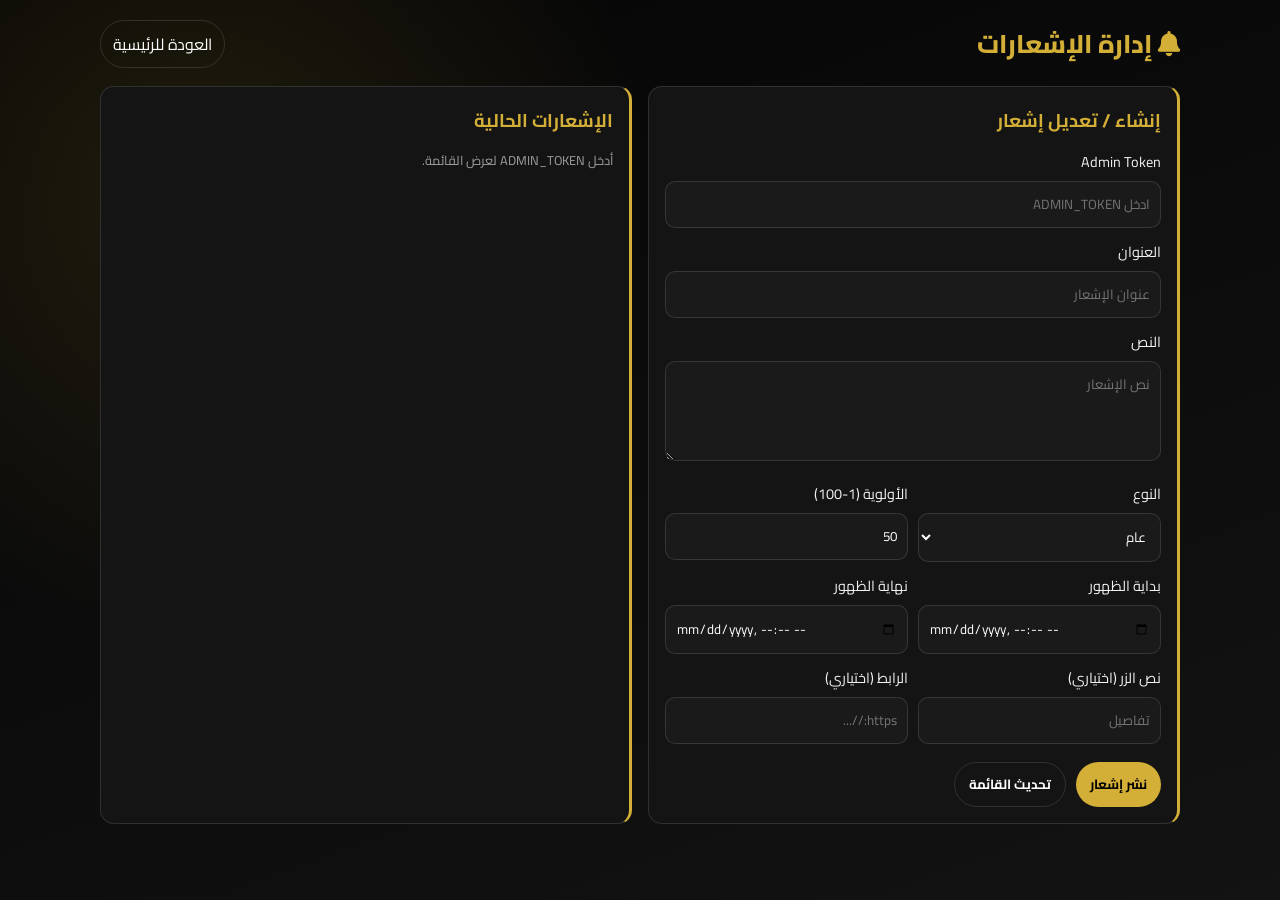
<file: admin-notifications.html>
<!DOCTYPE html>
<html lang="ar" dir="rtl">
<head>
  <meta charset="UTF-8" />
  <meta name="viewport" content="width=device-width, initial-scale=1.0" />
  <title>إدارة الإشعارات - Grand Legacy</title>
  <link rel="stylesheet" href="https://cdnjs.cloudflare.com/ajax/libs/font-awesome/6.4.0/css/all.min.css">
  <link href="https://fonts.googleapis.com/css2?family=Cairo:wght@300;400;500;700;800&display=swap" rel="stylesheet">
  <style>
    :root {
      --gold: #d4af37;
      --bg: #0a0a0a;
      --card: #141414;
      --text: #fff;
      --muted: #c9c9c9;
      --line: rgba(255,255,255,0.12);
    }
    * { box-sizing: border-box; margin: 0; padding: 0; }
    body {
      font-family: "Cairo", sans-serif;
      background: radial-gradient(circle at 15% 20%, rgba(212,175,55,.12), transparent 35%), linear-gradient(160deg, #050505, #131313);
      color: var(--text);
      min-height: 100vh;
      padding: 20px 0 40px;
    }
    .container { width: min(1080px, 92%); margin: 0 auto; }
    .top {
      display: flex; align-items: center; justify-content: space-between;
      margin-bottom: 18px;
    }
    .title { color: var(--gold); font-size: 1.6rem; font-weight: 800; }
    .back {
      color: var(--text); text-decoration: none; border: 1px solid var(--line);
      padding: 8px 12px; border-radius: 999px;
    }
    .grid { display: grid; grid-template-columns: 1fr 1fr; gap: 16px; }
    .card {
      background: var(--card);
      border: 1px solid var(--line);
      border-right: 3px solid var(--gold);
      border-radius: 14px;
      padding: 16px;
    }
    .card h2 { color: var(--gold); font-size: 1.15rem; margin-bottom: 10px; }
    .field { margin-bottom: 10px; }
    label { display: block; font-size: .9rem; color: #f1f1f1; margin-bottom: 6px; }
    input, select, textarea {
      width: 100%; padding: 10px; border-radius: 10px; border: 1px solid var(--line);
      background: #1a1a1a; color: #fff; font-family: inherit;
    }
    textarea { min-height: 100px; resize: vertical; }
    .row { display: grid; grid-template-columns: 1fr 1fr; gap: 10px; }
    .actions { display: flex; gap: 10px; flex-wrap: wrap; margin-top: 8px; }
    button {
      border: none; border-radius: 999px; padding: 9px 14px;
      font-family: inherit; font-weight: 700; cursor: pointer;
    }
    .btn-main { background: var(--gold); color: #000; }
    .btn-ghost { background: transparent; color: #fff; border: 1px solid var(--line); }
    .list { display: grid; gap: 10px; max-height: 74vh; overflow: auto; padding-left: 2px; }
    .item {
      border: 1px solid var(--line); border-radius: 10px; padding: 10px;
      background: rgba(255,255,255,0.02);
    }
    .item-head { display: flex; justify-content: space-between; gap: 8px; }
    .item-title { color: var(--gold); font-weight: 700; }
    .item-msg { color: var(--muted); margin: 6px 0; font-size: .92rem; }
    .pill {
      display: inline-block; font-size: .76rem; border-radius: 999px; padding: 3px 8px;
      border: 1px solid var(--line); color: #eee;
    }
    .small { color: #9f9f9f; font-size: .8rem; }
    .msg { margin-top: 8px; padding: 8px 10px; border-radius: 9px; display: none; }
    .ok { background: rgba(76,175,80,.18); border: 1px solid rgba(76,175,80,.4); }
    .err { background: rgba(244,67,54,.18); border: 1px solid rgba(244,67,54,.4); }
    @media (max-width: 900px) { .grid { grid-template-columns: 1fr; } .row { grid-template-columns: 1fr; } }
  </style>
    <link rel="icon" href="images/logo.png" type="image/png">
</head>
<body>
  <div class="container">
    <div class="top">
      <h1 class="title"><i class="fas fa-bell"></i> إدارة الإشعارات</h1>
      <a class="back" href="index.html">العودة للرئيسية</a>
    </div>

    <div class="grid">
      <section class="card">
        <h2>إنشاء / تعديل إشعار</h2>
        <div class="field">
          <label for="adminToken">Admin Token</label>
          <input id="adminToken" type="password" placeholder="ادخل ADMIN_TOKEN">
        </div>
        <div class="field">
          <label for="title">العنوان</label>
          <input id="title" type="text" placeholder="عنوان الإشعار">
        </div>
        <div class="field">
          <label for="message">النص</label>
          <textarea id="message" placeholder="نص الإشعار"></textarea>
        </div>
        <div class="row">
          <div class="field">
            <label for="type">النوع</label>
            <select id="type">
              <option value="announcement">عام</option>
              <option value="urgent">عاجل</option>
              <option value="maintenance">صيانة</option>
              <option value="update">تحديث</option>
              <option value="event">فعالية</option>
            </select>
          </div>
          <div class="field">
            <label for="priority">الأولوية (1-100)</label>
            <input id="priority" type="number" min="1" max="100" value="50">
          </div>
        </div>
        <div class="row">
          <div class="field">
            <label for="startAt">بداية الظهور</label>
            <input id="startAt" type="datetime-local">
          </div>
          <div class="field">
            <label for="endAt">نهاية الظهور</label>
            <input id="endAt" type="datetime-local">
          </div>
        </div>
        <div class="row">
          <div class="field">
            <label for="ctaText">نص الزر (اختياري)</label>
            <input id="ctaText" type="text" placeholder="تفاصيل">
          </div>
          <div class="field">
            <label for="linkUrl">الرابط (اختياري)</label>
            <input id="linkUrl" type="url" placeholder="https://...">
          </div>
        </div>
        <div class="actions">
          <button class="btn-main" id="createBtn">نشر إشعار</button>
          <button class="btn-ghost" id="refreshBtn">تحديث القائمة</button>
        </div>
        <div class="msg" id="formMsg"></div>
      </section>

      <section class="card">
        <h2>الإشعارات الحالية</h2>
        <div class="list" id="list"></div>
      </section>
    </div>
  </div>

  <script>
    (function () {
      const API = "https://gl-reports-worker0.karargx06.workers.dev";
      const tokenInput = document.getElementById("adminToken");
      const list = document.getElementById("list");
      const formMsg = document.getElementById("formMsg");

      const fields = {
        title: document.getElementById("title"),
        message: document.getElementById("message"),
        type: document.getElementById("type"),
        priority: document.getElementById("priority"),
        startAt: document.getElementById("startAt"),
        endAt: document.getElementById("endAt"),
        ctaText: document.getElementById("ctaText"),
        linkUrl: document.getElementById("linkUrl")
      };

      tokenInput.value = localStorage.getItem("gl_admin_token") || "";
      tokenInput.addEventListener("change", () => localStorage.setItem("gl_admin_token", tokenInput.value.trim()));

      function showMsg(message, ok) {
        formMsg.textContent = message;
        formMsg.className = "msg " + (ok ? "ok" : "err");
        formMsg.style.display = "block";
      }

      function toIso(localValue) {
        if (!localValue) return null;
        const d = new Date(localValue);
        return isNaN(d) ? null : d.toISOString();
      }

      async function readApiResponse(resp) {
        const text = await resp.text();
        try {
          return text ? JSON.parse(text) : {};
        } catch (error) {
          return { ok: false, error: text || ("HTTP " + resp.status) };
        }
      }

      function endpointNotFoundMessage() {
        return "مسار الإشعارات غير منشور على Cloudflare Worker. ادمج notifications-worker.js داخل Worker الحالي ثم اعمل Deploy.";
      }

      async function createNotification() {
        const token = tokenInput.value.trim();
        if (!token) {
          showMsg("أدخل ADMIN_TOKEN أولاً.", false);
          return;
        }
        if (!fields.title.value.trim() || !fields.message.value.trim()) {
          showMsg("العنوان والنص مطلوبان.", false);
          return;
        }

        const payload = {
          title: fields.title.value.trim(),
          message: fields.message.value.trim(),
          type: fields.type.value,
          priority: Number(fields.priority.value || 50),
          start_at: toIso(fields.startAt.value),
          end_at: toIso(fields.endAt.value),
          cta_text: fields.ctaText.value.trim() || null,
          link_url: fields.linkUrl.value.trim() || null
        };

        const resp = await fetch(API + "/admin/notifications", {
          method: "POST",
          headers: {
            "Content-Type": "application/json",
            "Authorization": "Bearer " + token
          },
          body: JSON.stringify(payload)
        });
        const data = await readApiResponse(resp);
        if (resp.status === 404) {
          showMsg(endpointNotFoundMessage(), false);
          return;
        }
        if (!resp.ok || !data.ok) {
          showMsg(data.error || "فشل إنشاء الإشعار.", false);
          return;
        }

        showMsg("تم إنشاء الإشعار بنجاح.", true);
        fields.title.value = "";
        fields.message.value = "";
        fields.ctaText.value = "";
        fields.linkUrl.value = "";
        await loadList();
      }

      async function loadList() {
        const token = tokenInput.value.trim();
        if (!token) {
          list.innerHTML = '<div class="small">أدخل ADMIN_TOKEN لعرض القائمة.</div>';
          return;
        }

        const resp = await fetch(API + "/admin/notifications", {
          headers: { "Authorization": "Bearer " + token }
        });
        const data = await readApiResponse(resp);
        if (resp.status === 404) {
          list.innerHTML = '<div class="small">' + endpointNotFoundMessage() + '</div>';
          return;
        }
        if (!resp.ok || !data.ok) {
          list.innerHTML = '<div class="small">تعذر تحميل القائمة: ' + (data.error || "خطأ") + '</div>';
          return;
        }

        const rows = data.notifications || [];
        if (!rows.length) {
          list.innerHTML = '<div class="small">لا توجد إشعارات حاليًا.</div>';
          return;
        }

        list.innerHTML = "";
        for (const n of rows) {
          const item = document.createElement("div");
          item.className = "item";
          item.innerHTML = `
            <div class="item-head">
              <div class="item-title">${n.title}</div>
              <span class="pill">${n.is_active ? "نشط" : "متوقف"}</span>
            </div>
            <div class="item-msg">${n.message}</div>
            <div class="small">النوع: ${n.type} | الأولوية: ${n.priority}</div>
            <div class="small">البداية: ${n.start_at || "الآن"} | النهاية: ${n.end_at || "بدون"}</div>
            <div class="actions" style="margin-top:8px;">
              <button class="btn-ghost" data-toggle="${n.id}">${n.is_active ? "إيقاف" : "تفعيل"}</button>
              <button class="btn-ghost" data-delete="${n.id}">حذف</button>
            </div>
          `;
          list.appendChild(item);
        }

        list.querySelectorAll("[data-toggle]").forEach(btn => {
          btn.addEventListener("click", async () => {
            const id = btn.getAttribute("data-toggle");
            await fetch(API + "/admin/notifications/" + id + "/toggle", {
              method: "PATCH",
              headers: {
                "Authorization": "Bearer " + token
              }
            });
            loadList();
          });
        });

        list.querySelectorAll("[data-delete]").forEach(btn => {
          btn.addEventListener("click", async () => {
            const id = btn.getAttribute("data-delete");
            await fetch(API + "/admin/notifications/" + id, {
              method: "DELETE",
              headers: {
                "Authorization": "Bearer " + token
              }
            });
            loadList();
          });
        });
      }

      document.getElementById("createBtn").addEventListener("click", createNotification);
      document.getElementById("refreshBtn").addEventListener("click", loadList);
      loadList();
    })();
  </script>
</body>
</html>
</file>
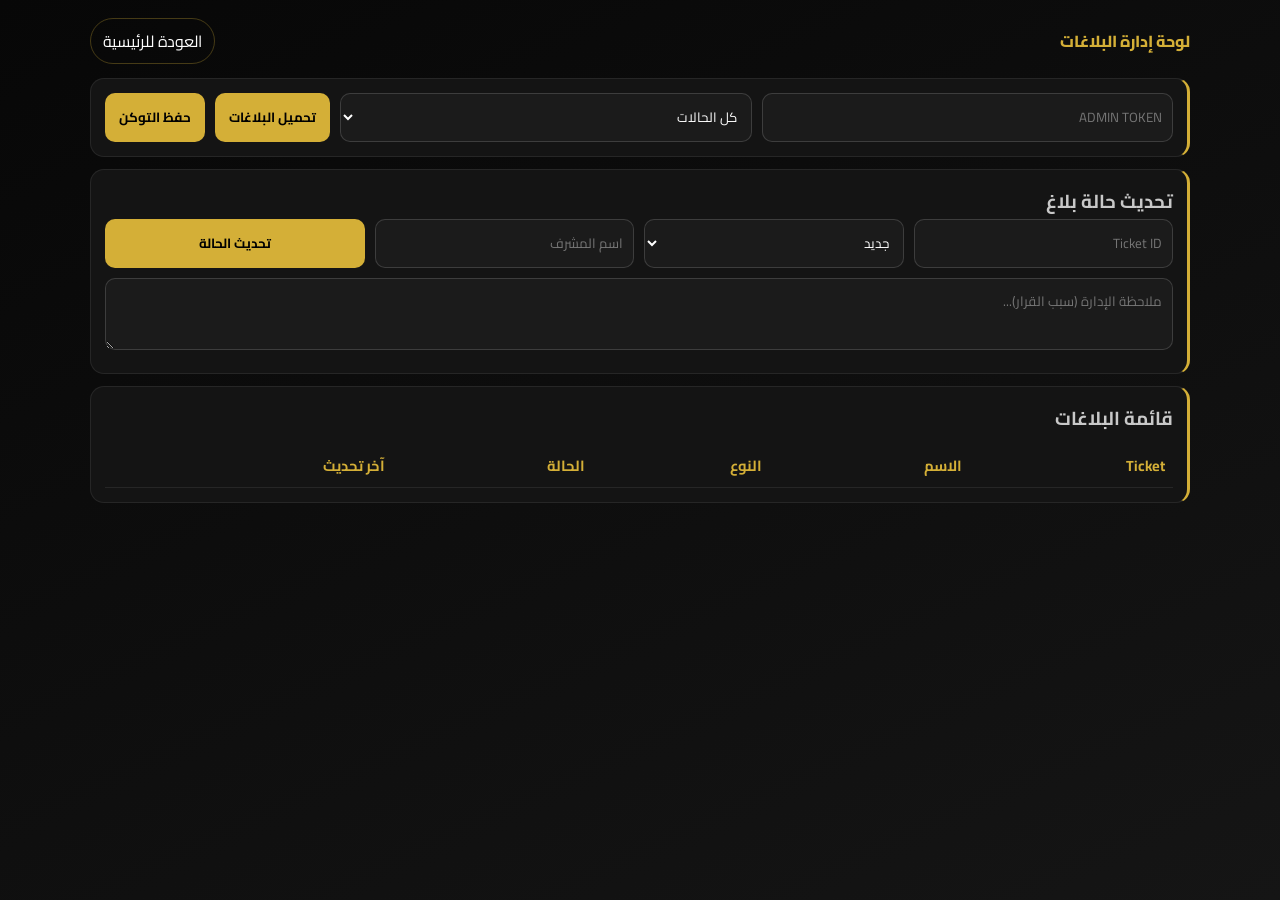
<file: admin-reports.html>
<!DOCTYPE html>
<html lang="ar" dir="rtl">
<head>
    <meta charset="UTF-8" />
    <meta name="viewport" content="width=device-width, initial-scale=1.0" />
    <title>لوحة البلاغات - Grand Legacy</title>
    <link href="https://fonts.googleapis.com/css2?family=Cairo:wght@300;400;500;700;800&display=swap" rel="stylesheet">
    <style>
        :root { --gold:#d4af37; --bg:#0a0a0a; --card:#141414; --text:#fff; --muted:#c8c8c8; }
        * { box-sizing:border-box; margin:0; padding:0; }
        body { font-family:"Cairo",sans-serif; background:linear-gradient(155deg,#070707,#151515); color:var(--text); min-height:100vh; }
        .container { width:min(1100px,92%); margin:0 auto; padding:18px 0; }
        .top { display:flex; justify-content:space-between; align-items:center; margin-bottom:14px; }
        .brand { color:var(--gold); font-weight:800; }
        .back { color:#fff; text-decoration:none; border:1px solid rgba(212,175,55,.3); border-radius:999px; padding:7px 12px; }
        .card { background:var(--card); border:1px solid rgba(255,255,255,.08); border-right:3px solid var(--gold); border-radius:14px; padding:14px; margin-bottom:12px; }
        .row { display:grid; grid-template-columns: 1fr 1fr auto auto; gap:10px; }
        input, select, textarea { width:100%; background:#1b1b1b; color:#fff; border:1px solid rgba(255,255,255,.15); border-radius:10px; padding:10px; font-family:inherit; }
        button { border:none; background:var(--gold); color:#000; border-radius:10px; padding:10px 14px; font-weight:700; cursor:pointer; font-family:inherit; }
        table { width:100%; border-collapse:collapse; margin-top:8px; font-size:.92rem; }
        th, td { border-bottom:1px solid rgba(255,255,255,.08); padding:8px; text-align:right; }
        th { color:var(--gold); }
        .muted { color:var(--muted); }
        .error { color:#ffd7d7; background:rgba(255,107,107,.12); border:1px solid rgba(255,107,107,.35); border-radius:10px; padding:9px; display:none; margin-top:8px; }
        .ok { color:#d7ffe5; background:rgba(85,197,122,.14); border:1px solid rgba(85,197,122,.35); border-radius:10px; padding:9px; display:none; margin-top:8px; }
        @media (max-width:900px){ .row { grid-template-columns:1fr; } }
    </style>
    <link rel="icon" href="images/logo.png" type="image/png">
</head>
<body>
<main class="container">
    <div class="top">
        <div class="brand">لوحة إدارة البلاغات</div>
        <a class="back" href="index.html">العودة للرئيسية</a>
    </div>

    <section class="card">
        <div class="row">
            <input id="adminToken" type="password" placeholder="ADMIN TOKEN">
            <select id="statusFilter">
                <option value="">كل الحالات</option>
                <option value="new">جديد</option>
                <option value="in_review">قيد المراجعة</option>
                <option value="resolved">تم الحل</option>
                <option value="rejected">مرفوض</option>
            </select>
            <button id="loadBtn" type="button">تحميل البلاغات</button>
            <button id="saveTokenBtn" type="button">حفظ التوكن</button>
        </div>
        <div id="msgError" class="error"></div>
        <div id="msgOk" class="ok"></div>
    </section>

    <section class="card">
        <h3 class="muted">تحديث حالة بلاغ</h3>
        <div class="row" style="grid-template-columns:1fr 1fr 1fr 1fr;">
            <input id="ticketId" type="text" placeholder="Ticket ID">
            <select id="newStatus">
                <option value="new">جديد</option>
                <option value="in_review">قيد المراجعة</option>
                <option value="resolved">تم الحل</option>
                <option value="rejected">مرفوض</option>
            </select>
            <input id="updatedBy" type="text" placeholder="اسم المشرف">
            <button id="updateBtn" type="button">تحديث الحالة</button>
        </div>
        <textarea id="adminNote" placeholder="ملاحظة الإدارة (سبب القرار)..." style="margin-top:10px;"></textarea>
    </section>

    <section class="card">
        <h3 class="muted">قائمة البلاغات</h3>
        <table>
            <thead>
            <tr>
                <th>Ticket</th>
                <th>الاسم</th>
                <th>النوع</th>
                <th>الحالة</th>
                <th>آخر تحديث</th>
            </tr>
            </thead>
            <tbody id="reportsBody"></tbody>
        </table>
    </section>
</main>

<script src="notifications.js"></script>
<script>
    (function () {
        const workerUrl = "https://gl-reports-worker0.karargx06.workers.dev";
        const adminToken = document.getElementById("adminToken");
        const statusFilter = document.getElementById("statusFilter");
        const loadBtn = document.getElementById("loadBtn");
        const saveTokenBtn = document.getElementById("saveTokenBtn");
        const updateBtn = document.getElementById("updateBtn");
        const ticketIdInput = document.getElementById("ticketId");
        const newStatus = document.getElementById("newStatus");
        const updatedBy = document.getElementById("updatedBy");
        const adminNote = document.getElementById("adminNote");
        const reportsBody = document.getElementById("reportsBody");
        const msgError = document.getElementById("msgError");
        const msgOk = document.getElementById("msgOk");

        function showError(msg) {
            msgError.textContent = msg;
            msgError.style.display = "block";
            msgOk.style.display = "none";
        }
        function showOk(msg) {
            msgOk.textContent = msg;
            msgOk.style.display = "block";
            msgError.style.display = "none";
        }
        function clearMsgs() {
            msgError.style.display = "none";
            msgOk.style.display = "none";
        }
        function statusLabel(s) {
            if (s === "new") return "🆕 جديد";
            if (s === "in_review") return "🟡 قيد المراجعة";
            if (s === "resolved") return "✅ تم الحل";
            if (s === "rejected") return "❌ مرفوض";
            return s || "-";
        }

        try {
            const saved = localStorage.getItem("glAdminToken");
            if (saved) adminToken.value = saved;
        } catch (e) {}

        saveTokenBtn.addEventListener("click", function () {
            try {
                localStorage.setItem("glAdminToken", adminToken.value.trim());
                showOk("تم حفظ التوكن محليًا.");
            } catch (e) {
                showError("تعذر حفظ التوكن.");
            }
        });

        loadBtn.addEventListener("click", async function () {
            clearMsgs();
            reportsBody.innerHTML = "";
            const token = adminToken.value.trim();
            if (!token) {
                showError("أدخل ADMIN TOKEN أولًا.");
                return;
            }

            const query = statusFilter.value ? "?status=" + encodeURIComponent(statusFilter.value) : "";
            try {
                const resp = await fetch(workerUrl + "/admin/list" + query, {
                    headers: { Authorization: "Bearer " + token }
                });
                const data = await resp.json();
                if (!resp.ok || !data.ok) {
                    showError("فشل تحميل البلاغات: " + (data.error || "خطأ غير معروف"));
                    return;
                }
                (data.reports || []).forEach(function (r) {
                    const tr = document.createElement("tr");
                    tr.innerHTML =
                        "<td>" + (r.ticket_id || "") + "</td>" +
                        "<td>" + (r.ingame_name || "") + "</td>" +
                        "<td>" + (r.report_type || "") + "</td>" +
                        "<td>" + statusLabel(r.status) + "</td>" +
                        "<td>" + (r.updated_at || "") + "</td>";
                    tr.style.cursor = "pointer";
                    tr.addEventListener("click", function () {
                        ticketIdInput.value = r.ticket_id || "";
                        adminNote.value = r.admin_note || "";
                    });
                    reportsBody.appendChild(tr);
                });
                showOk("تم تحميل " + (data.reports || []).length + " بلاغ.");
            } catch (e) {
                showError("تعذر الاتصال بخدمة الإدارة.");
            }
        });

        updateBtn.addEventListener("click", async function () {
            clearMsgs();
            const token = adminToken.value.trim();
            const ticketId = ticketIdInput.value.trim();
            if (!token || !ticketId) {
                showError("أدخل التوكن ورقم البلاغ.");
                return;
            }
            try {
                const resp = await fetch(workerUrl + "/admin/update-status", {
                    method: "POST",
                    headers: {
                        "Content-Type": "application/json",
                        Authorization: "Bearer " + token
                    },
                    body: JSON.stringify({
                        ticketId: ticketId,
                        newStatus: newStatus.value,
                        note: adminNote.value.trim(),
                        updatedBy: updatedBy.value.trim() || "admin"
                    })
                });
                const data = await resp.json();
                if (!resp.ok || !data.ok) {
                    showError("فشل تحديث الحالة: " + (data.error || "خطأ غير معروف"));
                    return;
                }
                showOk("تم تحديث البلاغ " + ticketId + " إلى " + statusLabel(data.status));
            } catch (e) {
                showError("تعذر الاتصال بخدمة الإدارة.");
            }
        });
    })();
</script>
</body>
</html>
</file>
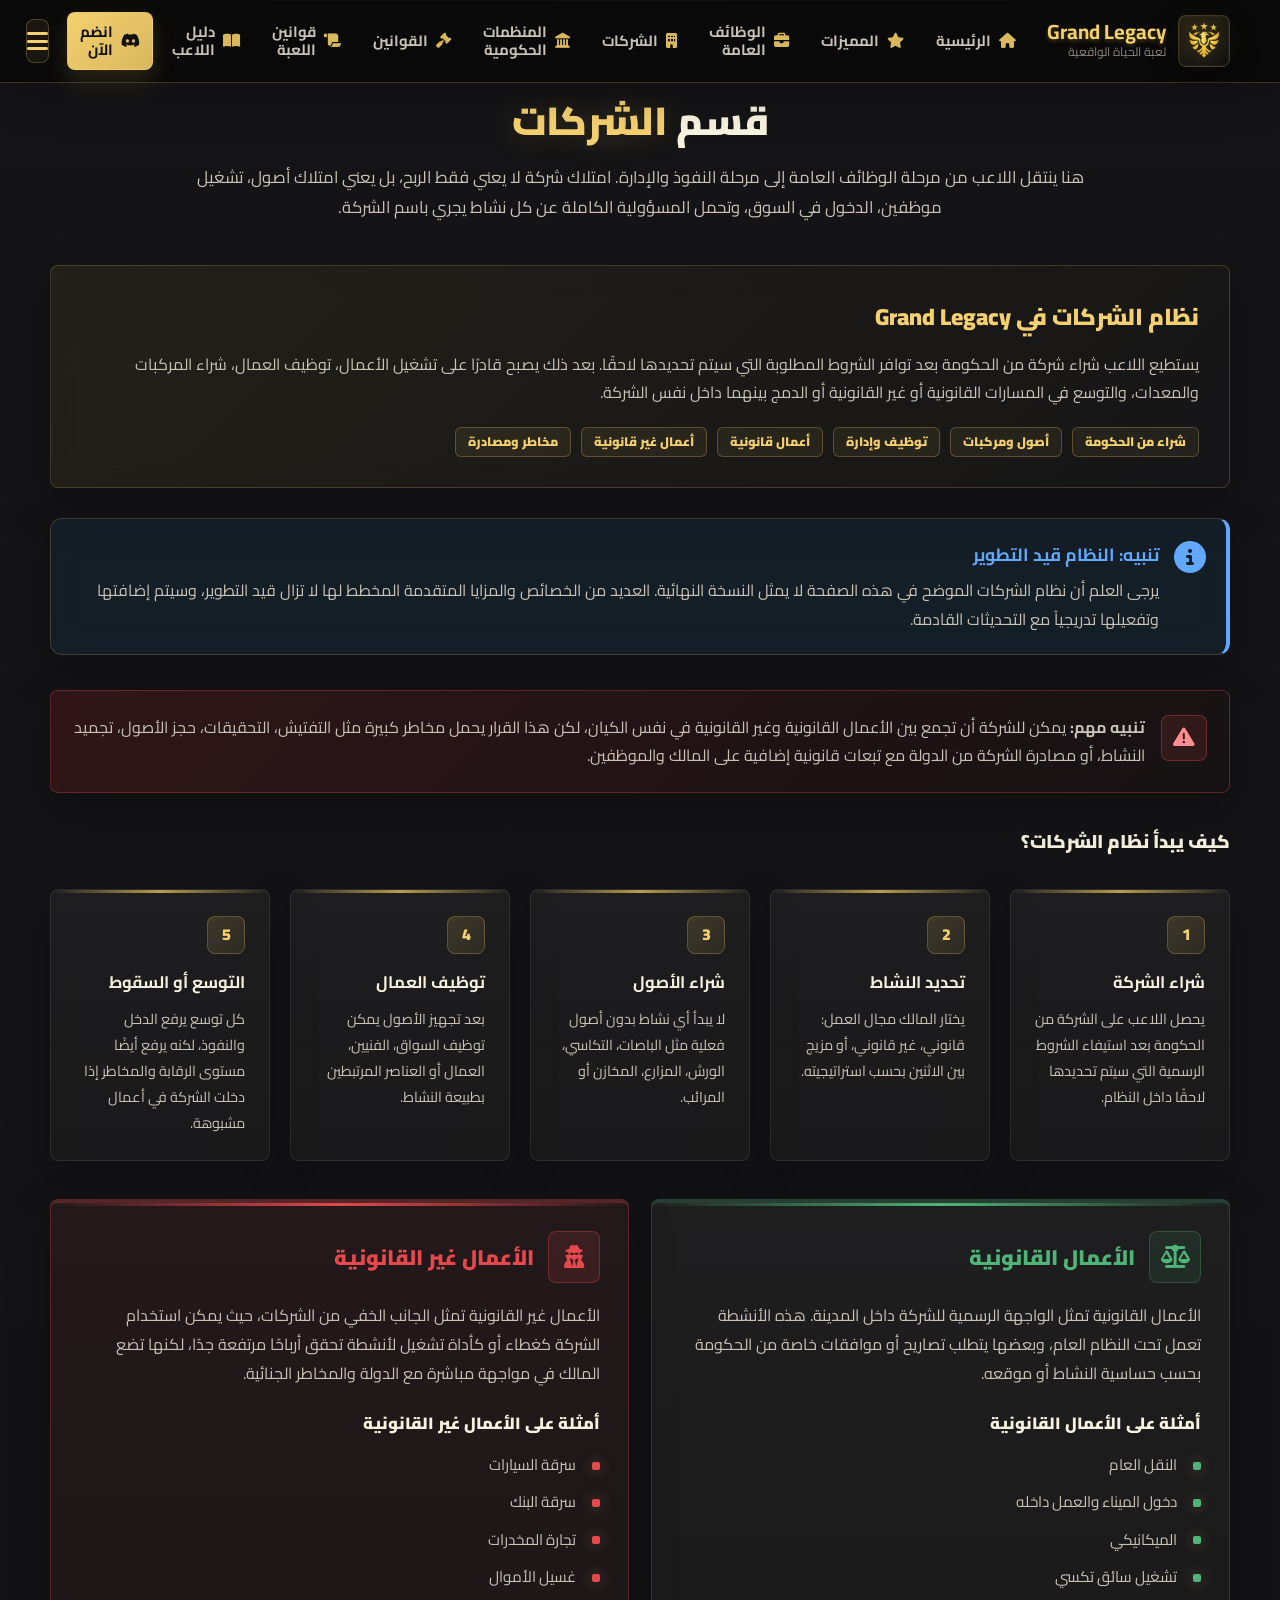
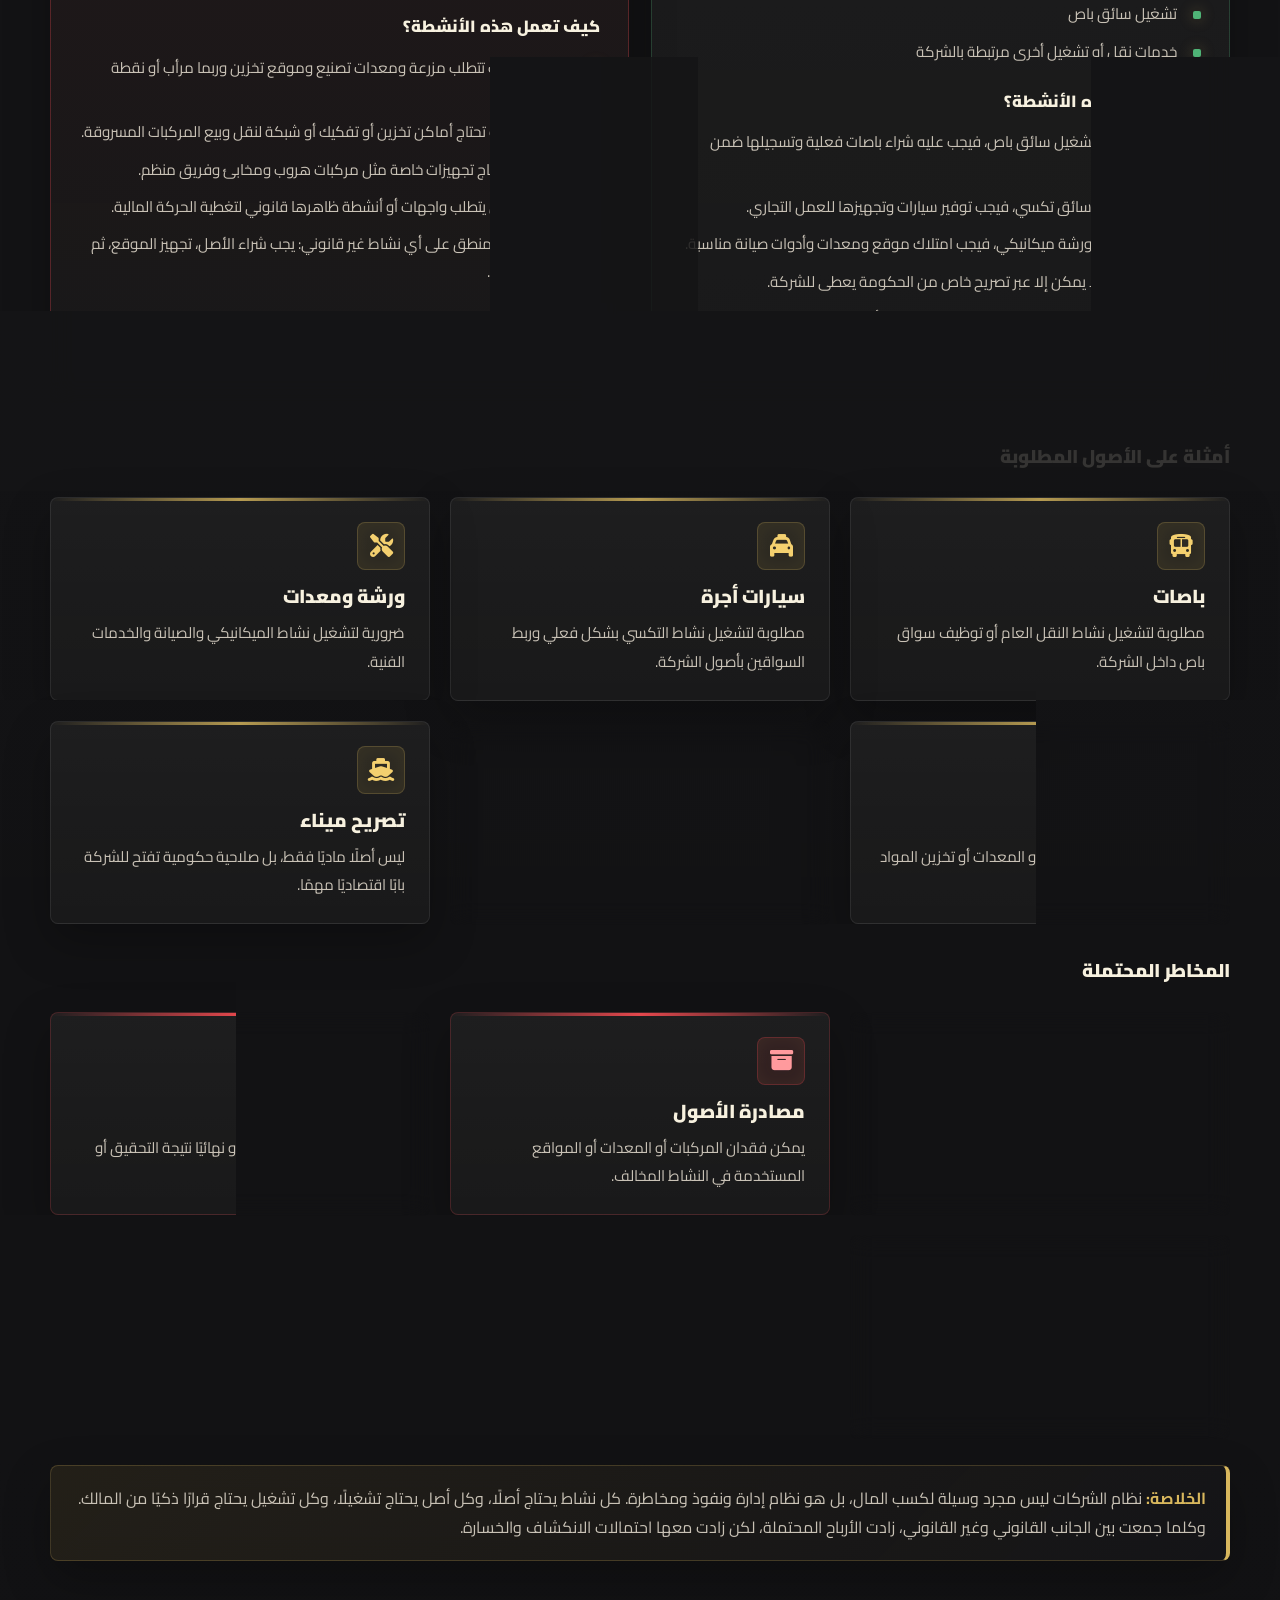
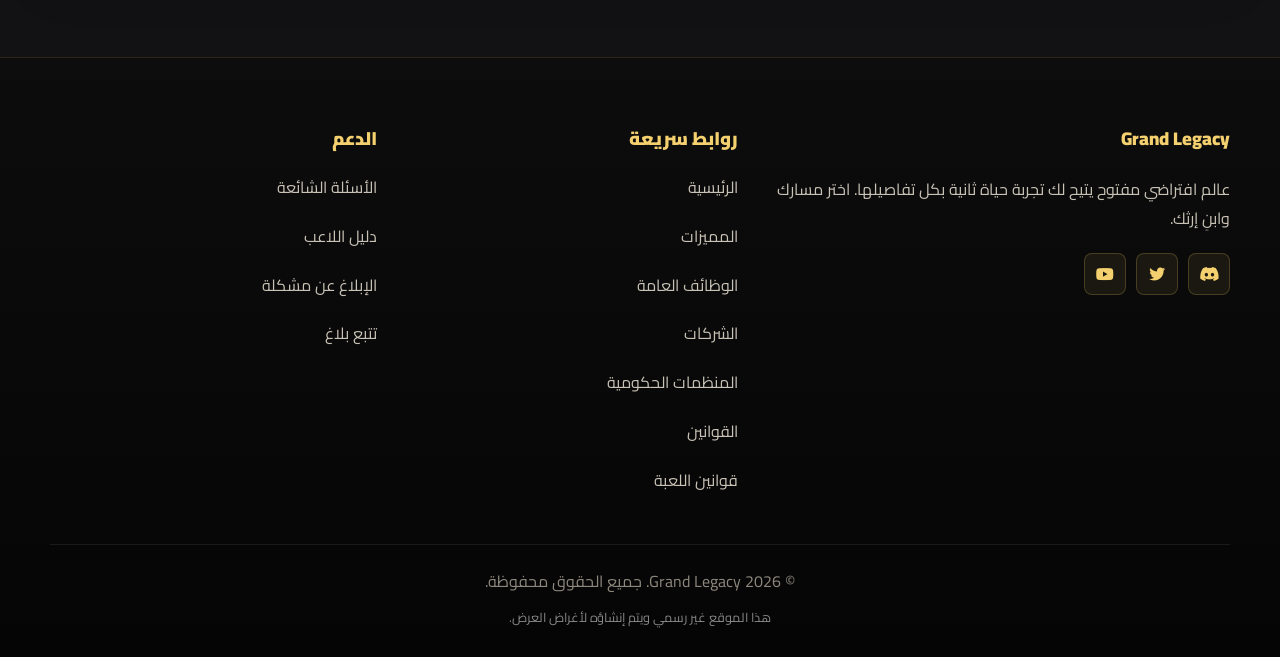
<file: companies.html>
<!DOCTYPE html>
<html lang="ar" dir="rtl">
<head>
    <meta charset="UTF-8" />
    <meta name="viewport" content="width=device-width, initial-scale=1.0" />
    <title>Grand Legacy - لعبة الحياة الواقعية</title>
    <link rel="stylesheet" href="https://cdnjs.cloudflare.com/ajax/libs/font-awesome/6.4.0/css/all.min.css">
    <link href="https://fonts.googleapis.com/css2?family=Cairo:wght@300;400;500;600;700;800;900&display=swap" rel="stylesheet">

    <style>
        :root {
            --primary-color: #D4AF37;
            --primary-dark: #B8860B;
            --primary-light: #FFDF00;
            --secondary-color: #000000;
            --secondary-light: #1A1A1A;
            --text-primary: #FFFFFF;
            --text-secondary: #CCCCCC;
            --bg-primary: #0A0A0A;
            --bg-secondary: #141414;
            --danger: #F44336;
            --success: #4CAF50;
            --info: #2196F3;
            --radius-md: 8px;
            --radius-lg: 16px;
        }

        * {
            margin: 0;
            padding: 0;
            box-sizing: border-box;
        }

        body {
            font-family: 'Cairo', sans-serif;
            background-color: var(--bg-primary);
            color: var(--text-primary);
            line-height: 1.7;
            direction: rtl;
        }

        .container {
            width: 90%;
            max-width: 1200px;
            margin: 0 auto;
            padding: 0 20px;
        }

        .section {
            padding: 80px 0;
        }

        .section-title {
            font-size: 2.5rem;
            text-align: center;
            margin-bottom: 1.2rem;
            color: var(--primary-color);
        }

        .section-subtitle {
            text-align: center;
            color: var(--text-secondary);
            margin-bottom: 40px;
            max-width: 900px;
            margin-left: auto;
            margin-right: auto;
        }

        .highlight {
            color: var(--primary-color);
        }

        .loading-screen {
            position: fixed;
            inset: 0;
            background:
                radial-gradient(circle at 20% 20%, rgba(212, 175, 55, 0.14), transparent 40%),
                radial-gradient(circle at 80% 80%, rgba(255, 255, 255, 0.04), transparent 45%),
                linear-gradient(145deg, #050505 0%, #0b0b0b 45%, #121212 100%);
            display: flex;
            justify-content: center;
            align-items: center;
            z-index: 9999;
            transition: opacity 0.55s ease, visibility 0.55s ease;
        }

        .loading-screen.hidden {
            opacity: 0;
            visibility: hidden;
        }

        .loading-content {
            text-align: center;
            position: relative;
            padding: 34px 28px 26px;
            border-radius: 24px;
            background: linear-gradient(160deg, rgba(255, 255, 255, 0.04), rgba(255, 255, 255, 0.01));
            border: 1px solid rgba(212, 175, 55, 0.28);
            box-shadow:
                0 22px 40px rgba(0, 0, 0, 0.5),
                0 0 40px rgba(212, 175, 55, 0.12);
            backdrop-filter: blur(6px);
        }

        .loading-emblem {
            width: 116px;
            height: 116px;
            margin: 0 auto 18px;
            border-radius: 50%;
            position: relative;
            display: grid;
            place-items: center;
            border: 2px solid rgba(212, 175, 55, 0.35);
            background: radial-gradient(circle at 30% 28%, rgba(212, 175, 55, 0.24), rgba(0, 0, 0, 0.55) 68%);
            box-shadow: inset 0 0 22px rgba(212, 175, 55, 0.2);
        }

        .loading-emblem::before {
            content: '';
            position: absolute;
            inset: -8px;
            border-radius: 50%;
            border: 2px solid transparent;
            border-top-color: var(--primary-color);
            border-right-color: rgba(212, 175, 55, 0.45);
            animation: loaderOrbit 1.6s linear infinite;
        }

        .eagle-loading-img {
            width: 74px;
            height: 74px;
            object-fit: contain;
            border-radius: 12px;
            filter:
                drop-shadow(0 8px 14px rgba(0, 0, 0, 0.55))
                drop-shadow(0 0 12px rgba(212, 175, 55, 0.3))
                saturate(1.08)
                contrast(1.05);
            animation: eagleFloat 1.8s ease-in-out infinite;
        }

        .loading-title {
            margin-top: 8px;
            color: var(--primary-color);
            letter-spacing: 0.3px;
            text-shadow: 0 0 12px rgba(212, 175, 55, 0.25);
        }

        .loading-text {
            color: var(--text-secondary);
            margin-top: 6px;
            font-size: 0.98rem;
        }

        .loading-progress {
            width: min(230px, 72vw);
            height: 4px;
            margin: 16px auto 0;
            border-radius: 999px;
            background: rgba(255, 255, 255, 0.1);
            overflow: hidden;
        }

        .loading-progress::before {
            content: '';
            display: block;
            height: 100%;
            width: 42%;
            border-radius: inherit;
            background: linear-gradient(90deg, rgba(212, 175, 55, 0.3), var(--primary-color), rgba(255, 223, 0, 0.45));
            animation: loadingSlide 1.35s ease-in-out infinite;
        }

        @keyframes loaderOrbit {
            0% { transform: rotate(0deg); }
            100% { transform: rotate(360deg); }
        }

        @keyframes eagleFloat {
            0%, 100% { transform: translateY(0); }
            50% { transform: translateY(-5px); }
        }

        @keyframes loadingSlide {
            0% { transform: translateX(-130%); }
            100% { transform: translateX(320%); }
        }

        .navbar {
            background: rgba(0, 0, 0, 0.9);
            position: fixed;
            top: 0;
            width: 100%;
            z-index: 1000;
            padding: 15px 0;
            border-bottom: 2px solid var(--primary-color);
            transition: background 0.3s;
        }

        .navbar.scrolled {
            background: rgba(0, 0, 0, 0.96);
        }

        .nav-container {
            display: flex;
            justify-content: space-between;
            align-items: center;
        }

        .logo {
            display: flex;
            align-items: center;
            gap: 10px;
            text-decoration: none;
        }

        .logo-icon {
            position: relative;
            width: 45px;
            height: 45px;
            display: flex;
            align-items: center;
            justify-content: center;
        }

        .logo-eagle-img {
            width: 45px;
            height: 45px;
            object-fit: contain;
            filter: drop-shadow(0 2px 4px rgba(212, 175, 55, 0.4));
            border-radius: 4px;
            transition: all 0.3s ease;
            z-index: 1;
        }

        .logo-eagle-img:hover {
            filter: drop-shadow(0 4px 8px rgba(212, 175, 55, 0.5)) brightness(1.2);
            transform: scale(1.05);
        }


        .logo-text h1 {
            font-size: 1.5rem;
            color: var(--primary-color);
            margin: 0;
            text-shadow: 0 2px 4px rgba(212, 175, 55, 0.3);
        }

        .logo-text p {
            font-size: 0.8rem;
            color: var(--text-secondary);
            margin: 0;
        }

        .nav-menu {
            display: flex;
            list-style: none;
            gap: 20px;
        }

        .nav-link {
            color: var(--text-primary);
            text-decoration: none;
            padding: 8px 16px;
            border-radius: 4px;
            transition: all 0.3s;
            display: flex;
            align-items: center;
            gap: 8px;
        }

        .nav-link:hover {
            background: rgba(212, 175, 55, 0.1);
            color: var(--primary-color);
        }

        .cta-nav {
            background: var(--primary-color);
            color: var(--secondary-color) !important;
        }

        .cta-nav:hover {
            background: var(--primary-dark) !important;
        }

        .menu-toggle {
            display: none;
            background: none;
            border: none;
            color: var(--primary-color);
            font-size: 1.5rem;
            cursor: pointer;
        }

        .hero {
            position: relative;
            background:
                radial-gradient(circle at 15% 25%, rgba(212, 175, 55, 0.2), transparent 35%),
                radial-gradient(circle at 80% 20%, rgba(255, 255, 255, 0.06), transparent 30%),
                radial-gradient(circle at 70% 75%, rgba(212, 175, 55, 0.1), transparent 40%),
                linear-gradient(135deg, #0a0f1d 0%, #111827 45%, #0f172a 100%);
            min-height: 100vh;
            display: flex;
            align-items: center;
            margin-top: 70px;
            overflow: hidden;
        }

        .hero::before {
            content: '';
            position: absolute;
            inset: 0;
            background:
                linear-gradient(rgba(0, 0, 0, 0.42), rgba(0, 0, 0, 0.62)),
                repeating-linear-gradient(
                    120deg,
                    rgba(255, 255, 255, 0.02) 0px,
                    rgba(255, 255, 255, 0.02) 2px,
                    transparent 2px,
                    transparent 14px
                );
            z-index: 1;
        }

        .hero-content {
            position: relative;
            z-index: 2;
            text-align: center;
            max-width: 850px;
            margin: 0 auto;
        }

        .hero-title {
            font-size: 3.5rem;
            margin-bottom: 1.5rem;
            color: var(--primary-color);
        }

        .hero-description {
            font-size: 1.2rem;
            color: var(--text-secondary);
            margin-bottom: 2rem;
            line-height: 1.8;
        }

        .hero-actions {
            display: flex;
            gap: 20px;
            justify-content: center;
            flex-wrap: wrap;
        }

        .btn {
            display: inline-flex;
            align-items: center;
            gap: 10px;
            padding: 15px 30px;
            border-radius: 30px;
            text-decoration: none;
            font-weight: bold;
            font-size: 1.05rem;
            transition: all 0.3s;
            border: 2px solid transparent;
        }

        .btn-primary {
            background: var(--primary-color);
            color: var(--secondary-color);
        }

        .btn-primary:hover {
            transform: translateY(-3px);
            box-shadow: 0 10px 20px rgba(212, 175, 55, 0.3);
        }

        .btn-secondary {
            background: transparent;
            color: var(--primary-color);
            border-color: var(--primary-color);
        }

        .btn-secondary:hover {
            background: var(--primary-color);
            color: var(--secondary-color);
        }

        .features {
            background: var(--bg-secondary);
        }

        .features-grid {
            display: grid;
            grid-template-columns: repeat(auto-fit, minmax(250px, 1fr));
            gap: 30px;
        }

        .feature-card {
            background: var(--secondary-light);
            padding: 30px;
            border-radius: var(--radius-lg);
            text-align: center;
            border-top: 4px solid var(--primary-color);
            transition: transform 0.3s;
        }

        .feature-card:hover {
            transform: translateY(-10px);
        }

        .feature-icon {
            font-size: 3rem;
            color: var(--primary-color);
            margin-bottom: 20px;
        }

        .feature-title {
            font-size: 1.5rem;
            margin-bottom: 15px;
            color: var(--primary-color);
        }

        .feature-description {
            color: var(--text-secondary);
        }

        .jobs-grid,
        .companies-grid,
        .company-types-grid,
        .requirements-grid,
        .laws-grid,
        .crime-cards {
            display: grid;
            grid-template-columns: repeat(auto-fit, minmax(260px, 1fr));
            gap: 25px;
        }

        .job-card,
        .company-card,
        .company-type-card,
        .requirement-card,
        .law-card,
        .crime-card {
            background: var(--secondary-light);
            padding: 25px;
            border-radius: var(--radius-lg);
            transition: all 0.3s;
            border: 1px solid transparent;
        }

        .job-card:hover,
        .company-card:hover,
        .company-type-card:hover,
        .requirement-card:hover,
        .law-card:hover,
        .crime-card:hover {
            transform: translateY(-5px);
        }

        .job-card:hover,
        .company-card:hover,
        .company-type-card:hover,
        .requirement-card:hover,
        .law-card:hover {
            border-color: var(--primary-color);
        }

        .crime-card:hover {
            border-color: var(--danger);
            box-shadow: 0 10px 20px rgba(244, 67, 54, 0.2);
        }

        .job-icon,
        .company-icon,
        .company-type-icon,
        .requirement-icon,
        .crime-icon {
            font-size: 2.5rem;
            margin-bottom: 15px;
        }

        .job-icon,
        .company-icon,
        .requirement-icon {
            color: var(--primary-color);
        }

        .company-type-icon.legal {
            color: var(--success);
        }

        .company-type-icon.illegal,
        .crime-icon {
            color: var(--danger);
        }

        .job-title,
        .company-title,
        .company-type-title,
        .requirement-title,
        .crime-title {
            font-size: 1.3rem;
            margin-bottom: 10px;
        }

        .job-title,
        .company-title,
        .requirement-title {
            color: var(--text-primary);
        }

        .company-type-title.legal {
            color: var(--success);
        }

        .company-type-title.illegal,
        .crime-title {
            color: var(--danger);
        }

        .job-desc,
        .company-desc,
        .company-type-desc,
        .requirement-desc {
            color: var(--text-secondary);
            font-size: 0.95rem;
        }

        .job-tag,
        .badge {
            display: inline-block;
            margin-top: 12px;
            padding: 6px 12px;
            border-radius: 999px;
            font-size: 0.8rem;
            font-weight: 700;
        }

        .job-tag {
            background: rgba(212, 175, 55, 0.12);
            color: var(--primary-color);
            border: 1px solid rgba(212, 175, 55, 0.25);
        }

        .badge.legal {
            background: rgba(76, 175, 80, 0.12);
            color: #81c784;
            border: 1px solid rgba(76, 175, 80, 0.25);
        }

        .badge.illegal {
            background: rgba(244, 67, 54, 0.12);
            color: #ff8a80;
            border: 1px solid rgba(244, 67, 54, 0.25);
        }

        .info-box {
            background: rgba(212, 175, 55, 0.08);
            border-right: 4px solid var(--primary-color);
            border-radius: 12px;
            padding: 18px;
            margin-bottom: 30px;
            color: var(--text-secondary);
        }

        .warning-box {
            background: rgba(244, 67, 54, 0.1);
            border: 1px solid var(--danger);
            border-radius: var(--radius-md);
            padding: 20px;
            margin-bottom: 30px;
            display: flex;
            align-items: flex-start;
            gap: 15px;
        }

        .warning-box i {
            font-size: 2rem;
            color: var(--danger);
            margin-top: 2px;
        }

        .company-section {
            background: var(--bg-secondary);
        }

        .company-highlight-box {
            background: linear-gradient(135deg, rgba(212,175,55,0.08), rgba(255,255,255,0.02));
            border: 1px solid rgba(212, 175, 55, 0.25);
            border-radius: 16px;
            padding: 24px;
            margin-bottom: 35px;
        }

        .company-highlight-box h3 {
            color: var(--primary-color);
            margin-bottom: 12px;
            font-size: 1.4rem;
        }

        .company-list {
            list-style: none;
            margin-top: 14px;
        }

        .company-list li {
            position: relative;
            padding-right: 24px;
            margin-bottom: 10px;
            color: var(--text-secondary);
        }

        .company-list li::before {
            content: "•";
            position: absolute;
            right: 0;
            color: var(--primary-color);
            font-weight: bold;
        }

        .company-type-card {
            border-top: 4px solid transparent;
        }

        .company-type-card.legal-card {
            border-top-color: var(--success);
        }

        .company-type-card.illegal-card {
            border-top-color: var(--danger);
        }

        .company-subtitle {
            color: var(--text-primary);
            font-size: 1.05rem;
            margin-bottom: 12px;
            margin-top: 16px;
        }

        /* Companies Visual Upgrade */
        .companies-hero-box {
            background:
                linear-gradient(135deg, rgba(212,175,55,0.10), rgba(255,255,255,0.02)),
                radial-gradient(circle at top left, rgba(212,175,55,0.12), transparent 35%);
            border: 1px solid rgba(212, 175, 55, 0.22);
            border-radius: 20px;
            padding: 28px;
            margin-bottom: 32px;
            box-shadow: 0 12px 30px rgba(0,0,0,0.18);
        }

        .companies-hero-box h3 {
            color: var(--primary-color);
            font-size: 1.55rem;
            margin-bottom: 12px;
        }

        .companies-hero-box p {
            color: var(--text-secondary);
            margin-bottom: 0;
        }

        .company-pill-row {
            display: flex;
            flex-wrap: wrap;
            gap: 10px;
            margin-top: 18px;
        }

        .company-pill {
            padding: 8px 14px;
            border-radius: 999px;
            font-size: 0.85rem;
            font-weight: 700;
            border: 1px solid rgba(212,175,55,0.24);
            background: rgba(212,175,55,0.10);
            color: var(--primary-color);
        }

        .company-flow-grid {
            display: grid;
            grid-template-columns: repeat(auto-fit, minmax(220px, 1fr));
            gap: 18px;
            margin: 28px 0 34px;
        }

        .company-flow-card {
            background: rgba(255,255,255,0.03);
            border: 1px solid rgba(255,255,255,0.07);
            border-radius: 16px;
            padding: 22px;
            transition: 0.3s ease;
            position: relative;
            overflow: hidden;
        }

        .company-flow-card::before {
            content: "";
            position: absolute;
            top: 0;
            right: 0;
            width: 100%;
            height: 3px;
            background: var(--primary-color);
            opacity: 0.8;
        }

        .company-flow-card:hover {
            transform: translateY(-5px);
            border-color: rgba(212,175,55,0.25);
        }

        .company-flow-number {
            width: 34px;
            height: 34px;
            border-radius: 50%;
            background: rgba(212,175,55,0.14);
            color: var(--primary-color);
            display: inline-flex;
            align-items: center;
            justify-content: center;
            font-weight: 800;
            margin-bottom: 12px;
        }

        .company-flow-card h4 {
            color: var(--text-primary);
            font-size: 1.05rem;
            margin-bottom: 8px;
        }

        .company-flow-card p {
            color: var(--text-secondary);
            font-size: 0.93rem;
            margin: 0;
        }

        .company-split-grid {
            display: grid;
            grid-template-columns: repeat(auto-fit, minmax(340px, 1fr));
            gap: 24px;
            margin-bottom: 30px;
        }

        .company-panel {
            border-radius: 18px;
            padding: 24px;
            position: relative;
            overflow: hidden;
            background: var(--secondary-light);
            border: 1px solid rgba(255,255,255,0.06);
        }

        .company-panel.legal-panel {
            border-top: 4px solid var(--success);
        }

        .company-panel.illegal-panel {
            border-top: 4px solid var(--danger);
        }

        .company-panel-header {
            display: flex;
            align-items: center;
            gap: 14px;
            margin-bottom: 18px;
        }

        .company-panel-header i {
            font-size: 2rem;
        }

        .company-panel.legal-panel .company-panel-header i,
        .company-panel.legal-panel .company-panel-title {
            color: var(--success);
        }

        .company-panel.illegal-panel .company-panel-header i,
        .company-panel.illegal-panel .company-panel-title {
            color: var(--danger);
        }

        .company-panel-title {
            font-size: 1.35rem;
            margin: 0;
        }

        .company-panel p {
            color: var(--text-secondary);
        }

        .company-mini-title {
            margin: 18px 0 12px;
            font-size: 1rem;
            color: var(--text-primary);
        }

        .company-bullet-list {
            list-style: none;
            display: grid;
            gap: 10px;
        }

        .company-bullet-list li {
            position: relative;
            padding-right: 22px;
            color: var(--text-secondary);
            font-size: 0.95rem;
        }

        .company-bullet-list li::before {
            content: "•";
            position: absolute;
            right: 0;
            top: 0;
            font-weight: 900;
        }

        .legal-panel .company-bullet-list li::before {
            color: var(--success);
        }

        .illegal-panel .company-bullet-list li::before {
            color: var(--danger);
        }

        .assets-grid,
        .risks-grid {
            display: grid;
            grid-template-columns: repeat(auto-fit, minmax(220px, 1fr));
            gap: 18px;
            margin-top: 24px;
        }

        .asset-card,
        .risk-card {
            background: rgba(255,255,255,0.03);
            border: 1px solid rgba(255,255,255,0.06);
            border-radius: 16px;
            padding: 20px;
            transition: 0.3s ease;
        }

        .asset-card:hover,
        .risk-card:hover {
            transform: translateY(-4px);
        }

        .asset-card i,
        .risk-card i {
            font-size: 1.7rem;
            margin-bottom: 12px;
        }

        .asset-card i {
            color: var(--primary-color);
        }

        .risk-card i {
            color: var(--danger);
        }

        .asset-card h4,
        .risk-card h4 {
            margin-bottom: 8px;
            font-size: 1rem;
            color: var(--text-primary);
        }

        .asset-card p,
        .risk-card p {
            color: var(--text-secondary);
            font-size: 0.92rem;
            margin: 0;
        }

        .company-note-box {
            margin-top: 30px;
            padding: 20px;
            border-radius: 16px;
            border-right: 4px solid var(--primary-color);
            background: rgba(212,175,55,0.08);
            color: var(--text-secondary);
        }

        .company-note-box strong {
            color: var(--primary-color);
        }

        /* Government orgs */
        .org-tabs {
            background: var(--secondary-light);
            border-radius: var(--radius-lg);
            overflow: hidden;
        }

        .tab-buttons {
            display: flex;
            flex-wrap: wrap;
            background: var(--bg-primary);
        }

        .tab-btn {
            flex: 1;
            min-width: 150px;
            padding: 20px;
            background: none;
            border: none;
            color: var(--text-secondary);
            cursor: pointer;
            font-family: 'Cairo', sans-serif;
            font-size: 1.1rem;
            transition: all 0.3s;
        }

        .tab-btn.active {
            background: var(--primary-color);
            color: var(--secondary-color);
        }

        .tab-content {
            padding: 40px;
            display: none;
        }

        .tab-content.active {
            display: block;
            animation: fadeIn 0.5s;
        }

        @keyframes fadeIn {
            from { opacity: 0; }
            to { opacity: 1; }
        }

        .org-content {
            display: grid;
            grid-template-columns: 1fr;
            gap: 30px;
            align-items: center;
        }

        .org-icon {
            font-size: 4rem;
            color: var(--primary-color);
        }

        .org-text h3 {
            font-size: 1.8rem;
            color: var(--primary-color);
            margin-bottom: 20px;
        }

        .org-text p + p {
            margin-top: 14px;
        }

        .org-badge,
        .crime-badge {
            display: inline-block;
            padding: 6px 14px;
            border-radius: 999px;
            font-size: 0.85rem;
            font-weight: 700;
            margin-bottom: 14px;
        }

        .org-badge {
            background: rgba(212, 175, 55, 0.12);
            color: var(--primary-color);
            border: 1px solid rgba(212, 175, 55, 0.35);
        }

        .crime-badge {
            background: rgba(244, 67, 54, 0.12);
            color: #ff8a80;
            border: 1px solid rgba(244, 67, 54, 0.35);
        }

        .org-summary {
            display: grid;
            grid-template-columns: repeat(auto-fit, minmax(180px, 1fr));
            gap: 15px;
            margin: 22px 0 26px;
        }

        .summary-card {
            background: rgba(255,255,255,0.03);
            border: 1px solid rgba(255,255,255,0.08);
            border-radius: 14px;
            padding: 16px;
        }

        .summary-card h4 {
            font-size: 1rem;
            margin-bottom: 8px;
            color: var(--primary-color);
        }

        .summary-card p {
            color: var(--text-secondary);
            font-size: 0.92rem;
            margin: 0;
        }

        .subdivision-title,
        .rank-title,
        .crime-orgs-title {
            font-size: 1.15rem;
            margin: 28px 0 16px;
            color: var(--text-primary);
        }

        .subdivision-grid,
        .rank-grid,
        .crime-orgs-grid {
            display: grid;
            grid-template-columns: repeat(auto-fit, minmax(190px, 1fr));
            gap: 16px;
        }

        .subdivision-card,
        .rank-card,
        .crime-org-card {
            background: rgba(255,255,255,0.03);
            border: 1px solid rgba(255,255,255,0.08);
            border-radius: 14px;
            padding: 18px;
            transition: all 0.3s ease;
        }

        .subdivision-card:hover,
        .rank-card:hover,
        .crime-org-card:hover {
            transform: translateY(-4px);
            border-color: rgba(212, 175, 55, 0.35);
        }

        .subdivision-card i,
        .rank-card i,
        .crime-org-card i {
            font-size: 1.5rem;
            margin-bottom: 12px;
            color: var(--primary-color);
        }

        .subdivision-card h4,
        .rank-card h4,
        .crime-org-card h4 {
            font-size: 1rem;
            margin-bottom: 8px;
            color: var(--text-primary);
        }

        .subdivision-card p,
        .rank-card p,
        .crime-org-card p {
            color: var(--text-secondary);
            font-size: 0.9rem;
            margin: 0;
        }

        .relation-note {
            margin-top: 16px;
            padding: 14px 18px;
            border-right: 4px solid var(--primary-color);
            background: rgba(212, 175, 55, 0.08);
            color: var(--text-secondary);
            border-radius: 10px;
        }

        .org-features {
            list-style: none;
            margin-top: 20px;
        }

        .org-features li {
            padding: 10px 0;
            color: var(--text-secondary);
            position: relative;
            padding-right: 25px;
        }

        .org-features li:before {
            content: "✓";
            position: absolute;
            right: 0;
            color: var(--primary-color);
            font-weight: bold;
        }

        .laws-grid {
            display: grid;
            grid-template-columns: repeat(auto-fit, minmax(300px, 1fr));
            gap: 25px;
        }

        .law-card {
            border-right: 4px solid var(--primary-color);
        }

        .law-title {
            color: var(--primary-color);
            font-size: 1.2rem;
            margin-bottom: 10px;
        }

        .law-desc {
            color: var(--text-secondary);
        }

        .join {
            background: linear-gradient(135deg, var(--secondary-light), var(--bg-primary));
            text-align: center;
        }

        .join-stats {
            display: grid;
            grid-template-columns: repeat(auto-fit, minmax(150px, 1fr));
            gap: 30px;
            margin: 40px 0;
        }

        .stat-number {
            font-size: 2.5rem;
            font-weight: bold;
            color: var(--primary-color);
            margin-bottom: 5px;
        }

        .stat-label {
            color: var(--text-secondary);
        }

        .btn-discord {
            background: #5865F2;
            color: white;
            padding: 15px 40px;
            font-size: 1.2rem;
        }

        .btn-discord:hover {
            background: #4752C4;
            transform: translateY(-3px);
        }

        .footer {
            background: var(--bg-primary);
            border-top: 1px solid rgba(212, 175, 55, 0.2);
            padding: 60px 0 30px;
        }

        .footer-content {
            display: grid;
            grid-template-columns: repeat(auto-fit, minmax(250px, 1fr));
            gap: 40px;
            margin-bottom: 40px;
        }

        .footer-section h4 {
            color: var(--primary-color);
            margin-bottom: 20px;
            font-size: 1.3rem;
        }

        .footer-links {
            list-style: none;
        }

        .footer-links li {
            margin-bottom: 10px;
        }

        .footer-links a {
            color: var(--text-secondary);
            text-decoration: none;
            transition: color 0.3s;
        }

        .footer-links a:hover {
            color: var(--primary-color);
        }

        .social-links {
            display: flex;
            gap: 15px;
            margin-top: 20px;
        }

        .social-link {
            width: 40px;
            height: 40px;
            background: var(--secondary-light);
            border-radius: 50%;
            display: flex;
            align-items: center;
            justify-content: center;
            color: var(--text-secondary);
            text-decoration: none;
            transition: all 0.3s;
        }

        .social-link:hover {
            background: var(--primary-color);
            color: var(--secondary-color);
        }

        .copyright {
            text-align: center;
            color: var(--text-secondary);
            padding-top: 30px;
            border-top: 1px solid rgba(255,255,255,0.1);
        }

        @media (min-width: 768px) {
            .org-content {
                grid-template-columns: auto 1fr;
            }
        }

        @media (max-width: 768px) {
            .section-title {
                font-size: 2rem;
            }

            .hero-title {
                font-size: 2.5rem;
            }

            .nav-menu {
                position: fixed;
                top: 70px;
                right: -100%;
                width: 100%;
                height: calc(100vh - 70px);
                background: rgba(0, 0, 0, 0.95);
                flex-direction: column;
                padding: 40px 20px;
                transition: right 0.3s;
            }

            .nav-menu.active {
                right: 0;
            }

            .menu-toggle {
                display: block;
            }

            .hero-actions {
                flex-direction: column;
            }

            .btn {
                width: 100%;
                justify-content: center;
            }

            .company-split-grid,
            .company-flow-grid,
            .assets-grid,
            .risks-grid,
            .org-summary,
            .subdivision-grid,
            .rank-grid,
            .crime-orgs-grid {
                grid-template-columns: 1fr;
            }

            .tab-content {
                padding: 24px;
            }

            .companies-hero-box {
                padding: 22px;
            }
        }
    </style>
    <link rel="stylesheet" href="style.css">
    <link rel="icon" href="images/logo.png" type="image/png">
</head>
<body>
    <div class="loading-screen" id="loadingScreen">
        <div class="loading-content">
            <div class="loading-emblem">
                <img src="images/logo.png" alt="شعار Grand Legacy - نسر" class="eagle-loading-img">
            </div>
            <h2 class="loading-title">Grand Legacy</h2>
            <p class="loading-text">تجهيز العالم... لحظات ونبدأ</p>
            <div class="loading-progress" aria-hidden="true"></div>
        </div>
    </div>

    <nav class="navbar" id="navbar">
        <div class="container nav-container">
            <a href="index.html" class="logo">
                <div class="logo-icon">
                    <img src="images/logo.png" alt="شعار Grand Legacy - طائر العقاب" class="logo-eagle-img" id="site-logo">
                </div>
                <div class="logo-text">
                    <h1>Grand Legacy</h1>
                    <p>لعبة الحياة الواقعية</p>
                </div>
            </a>

            <ul class="nav-menu" id="navMenu">
                <li><a href="index.html#home" class="nav-link"><i class="fas fa-home"></i> الرئيسية</a></li>
                <li><a href="index.html#features" class="nav-link"><i class="fas fa-star"></i> المميزات</a></li>
                <li><a href="index.html#jobs" class="nav-link"><i class="fas fa-briefcase"></i> الوظائف العامة</a></li>
                <li><a href="companies.html" class="nav-link"><i class="fas fa-building"></i> الشركات</a></li>
                <li><a href="index.html#organizations" class="nav-link"><i class="fas fa-landmark"></i> المنظمات الحكومية</a></li>
                <li><a href="index.html#laws" class="nav-link"><i class="fas fa-gavel"></i> القوانين</a></li>
                <li><a href="index.html#server-rules" class="nav-link"><i class="fas fa-scroll"></i> قوانين اللعبة</a></li>
                <li><a href="player-guide.html" class="nav-link"><i class="fas fa-book-open"></i> دليل اللاعب</a></li>
                <li><a href="index.html#join" class="nav-link cta-nav"><i class="fab fa-discord"></i> انضم الآن</a></li>
            </ul>

            <button class="menu-toggle" id="menuToggle">
                <i class="fas fa-bars"></i>
            </button>
        </div>
    </nav>

    <main>
        <section id="companies" class="section company-section">
            <div class="container">
                <h2 class="section-title">قسم <span class="highlight">الشركات</span></h2>
                <p class="section-subtitle">
                    هنا ينتقل اللاعب من مرحلة الوظائف العامة إلى مرحلة النفوذ والإدارة. امتلاك شركة لا يعني فقط الربح،
                    بل يعني امتلاك أصول، تشغيل موظفين، الدخول في السوق، وتحمل المسؤولية الكاملة عن كل نشاط يجري باسم الشركة.
                </p>

                <div class="companies-hero-box">
                    <h3>نظام الشركات في Grand Legacy</h3>
                    <p>
                        يستطيع اللاعب شراء شركة من الحكومة بعد توافر الشروط المطلوبة التي سيتم تحديدها لاحقًا.
                        بعد ذلك يصبح قادرًا على تشغيل الأعمال، توظيف العمال، شراء المركبات والمعدات، والتوسع
                        في المسارات القانونية أو غير القانونية أو الدمج بينهما داخل نفس الشركة.
                    </p>

                    <div class="company-pill-row">
                        <span class="company-pill">شراء من الحكومة</span>
                        <span class="company-pill">أصول ومركبات</span>
                        <span class="company-pill">توظيف وإدارة</span>
                        <span class="company-pill">أعمال قانونية</span>
                        <span class="company-pill">أعمال غير قانونية</span>
                        <span class="company-pill">مخاطر ومصادرة</span>
                    </div>
                </div>

                <div class="info-box" style="border-right-color: var(--info); background: rgba(33, 150, 243, 0.08); display: flex; align-items: flex-start; gap: 15px; margin-bottom: 35px; border-radius: 12px; padding: 20px;">
                    <i class="fas fa-info-circle" style="font-size: 2rem; color: var(--info); margin-top: 2px;"></i>
                    <div>
                        <strong style="color: var(--info); display: block; margin-bottom: 5px; font-size: 1.1rem;">تنبيه: النظام قيد التطوير</strong>
                        <p style="margin: 0; color: var(--text-secondary);">
                            يرجى العلم أن نظام الشركات الموضح في هذه الصفحة لا يمثل النسخة النهائية. العديد من الخصائص والمزايا المتقدمة المخطط لها لا تزال قيد التطوير، وسيتم إضافتها وتفعيلها تدريجياً مع التحديثات القادمة.
                        </p>
                    </div>
                </div>

                <div class="warning-box">
                    <i class="fas fa-exclamation-triangle"></i>
                    <p>
                        <strong>تنبيه مهم:</strong>
                        يمكن للشركة أن تجمع بين الأعمال القانونية وغير القانونية في نفس الكيان، لكن هذا القرار
                        يحمل مخاطر كبيرة مثل التفتيش، التحقيقات، حجز الأصول، تجميد النشاط، أو مصادرة الشركة من الدولة
                        مع تبعات قانونية إضافية على المالك والموظفين.
                    </p>
                </div>

                <h3 class="crime-orgs-title" style="margin-bottom: 18px;">كيف يبدأ نظام الشركات؟</h3>
                <div class="company-flow-grid">
                    <div class="company-flow-card">
                        <div class="company-flow-number">1</div>
                        <h4>شراء الشركة</h4>
                        <p>
                            يحصل اللاعب على الشركة من الحكومة بعد استيفاء الشروط الرسمية التي سيتم تحديدها لاحقًا
                            داخل النظام.
                        </p>
                    </div>

                    <div class="company-flow-card">
                        <div class="company-flow-number">2</div>
                        <h4>تحديد النشاط</h4>
                        <p>
                            يختار المالك مجال العمل: قانوني، غير قانوني، أو مزيج بين الاثنين بحسب استراتيجيته.
                        </p>
                    </div>

                    <div class="company-flow-card">
                        <div class="company-flow-number">3</div>
                        <h4>شراء الأصول</h4>
                        <p>
                            لا يبدأ أي نشاط بدون أصول فعلية مثل الباصات، التكاسي، الورش، المزارع، المخازن أو المرائب.
                        </p>
                    </div>

                    <div class="company-flow-card">
                        <div class="company-flow-number">4</div>
                        <h4>توظيف العمال</h4>
                        <p>
                            بعد تجهيز الأصول يمكن توظيف السواق، الفنيين، العمال أو العناصر المرتبطين بطبيعة النشاط.
                        </p>
                    </div>

                    <div class="company-flow-card">
                        <div class="company-flow-number">5</div>
                        <h4>التوسع أو السقوط</h4>
                        <p>
                            كل توسع يرفع الدخل والنفوذ، لكنه يرفع أيضًا مستوى الرقابة والمخاطر إذا دخلت الشركة في أعمال مشبوهة.
                        </p>
                    </div>
                </div>

                <div class="company-split-grid">
                    <div class="company-panel legal-panel">
                        <div class="company-panel-header">
                            <i class="fas fa-scale-balanced"></i>
                            <h3 class="company-panel-title">الأعمال القانونية</h3>
                        </div>

                        <p>
                            الأعمال القانونية تمثل الواجهة الرسمية للشركة داخل المدينة. هذه الأنشطة تعمل تحت النظام
                            العام، وبعضها يتطلب تصاريح أو موافقات خاصة من الحكومة بحسب حساسية النشاط أو موقعه.
                        </p>

                        <h4 class="company-mini-title">أمثلة على الأعمال القانونية</h4>
                        <ul class="company-bullet-list">
                            <li>النقل العام</li>
                            <li>دخول الميناء والعمل داخله</li>
                            <li>الميكانيكي</li>
                            <li>تشغيل سائق تكسي</li>
                            <li>تشغيل سائق باص</li>
                            <li>خدمات نقل أو تشغيل أخرى مرتبطة بالشركة</li>
                        </ul>

                        <h4 class="company-mini-title">كيف تعمل هذه الأنشطة؟</h4>
                        <ul class="company-bullet-list">
                            <li>إذا أراد المالك تشغيل سائق باص، فيجب عليه شراء باصات فعلية وتسجيلها ضمن أصول الشركة.</li>
                            <li>إذا أراد تشغيل سائق تكسي، فيجب توفير سيارات وتجهيزها للعمل التجاري.</li>
                            <li>إذا أراد تشغيل ورشة ميكانيكي، فيجب امتلاك موقع ومعدات وأدوات صيانة مناسبة.</li>
                            <li>دخول الميناء لا يمكن إلا عبر تصريح خاص من الحكومة يعطى للشركة.</li>
                            <li>كل أصل جديد يسمح بتوسيع النشاط وتوظيف عدد أكبر من العمال.</li>
                        </ul>

                        <span class="badge legal">نشاط رسمي</span>
                    </div>

                    <div class="company-panel illegal-panel">
                        <div class="company-panel-header">
                            <i class="fas fa-user-secret"></i>
                            <h3 class="company-panel-title">الأعمال غير القانونية</h3>
                        </div>

                        <p>
                            الأعمال غير القانونية تمثل الجانب الخفي من الشركات، حيث يمكن استخدام الشركة كغطاء
                            أو كأداة تشغيل لأنشطة تحقق أرباحًا مرتفعة جدًا، لكنها تضع المالك في مواجهة مباشرة
                            مع الدولة والمخاطر الجنائية.
                        </p>

                        <h4 class="company-mini-title">أمثلة على الأعمال غير القانونية</h4>
                        <ul class="company-bullet-list">
                            <li>سرقة السيارات</li>
                            <li>سرقة البنك</li>
                            <li>تجارة المخدرات</li>
                            <li>غسيل الأموال</li>
                        </ul>

                        <h4 class="company-mini-title">كيف تعمل هذه الأنشطة؟</h4>
                        <ul class="company-bullet-list">
                            <li>تجارة المخدرات تتطلب مزرعة ومعدات تصنيع وموقع تخزين وربما مرأب أو نقطة توزيع.</li>
                            <li>سرقة السيارات تحتاج أماكن تخزين أو تفكيك أو شبكة لنقل وبيع المركبات المسروقة.</li>
                            <li>سرقة البنك تحتاج تجهيزات خاصة مثل مركبات هروب ومخابئ وفريق منظم.</li>
                            <li>غسيل الأموال يتطلب واجهات أو أنشطة ظاهرها قانوني لتغطية الحركة المالية.</li>
                            <li>ينطبق نفس المنطق على أي نشاط غير قانوني: يجب شراء الأصل، تجهيز الموقع، ثم تشغيل النشاط.</li>
                        </ul>

                        <span class="badge illegal">عالي الخطورة</span>
                    </div>
                </div>

                <h3 class="crime-orgs-title" style="margin-bottom: 18px;">أمثلة على الأصول المطلوبة</h3>
                <div class="assets-grid">
                    <div class="asset-card">
                        <i class="fas fa-bus"></i>
                        <h4>باصات</h4>
                        <p>مطلوبة لتشغيل نشاط النقل العام أو توظيف سواق باص داخل الشركة.</p>
                    </div>

                    <div class="asset-card">
                        <i class="fas fa-taxi"></i>
                        <h4>سيارات أجرة</h4>
                        <p>مطلوبة لتشغيل نشاط التكسي بشكل فعلي وربط السواقين بأصول الشركة.</p>
                    </div>

                    <div class="asset-card">
                        <i class="fas fa-screwdriver-wrench"></i>
                        <h4>ورشة ومعدات</h4>
                        <p>ضرورية لتشغيل نشاط الميكانيكي والصيانة والخدمات الفنية.</p>
                    </div>

                    <div class="asset-card">
                        <i class="fas fa-warehouse"></i>
                        <h4>مرأب أو مخزن</h4>
                        <p>قد يستخدم لحفظ المركبات أو المعدات أو تخزين المواد حسب نوع النشاط.</p>
                    </div>

                    <div class="asset-card">
                        <i class="fas fa-seedling"></i>
                        <h4>مزرعة</h4>
                        <p>تعد من الأصول الأساسية لبعض الأنشطة غير القانونية مثل إنتاج المواد الممنوعة.</p>
                    </div>

                    <div class="asset-card">
                        <i class="fas fa-ship"></i>
                        <h4>تصريح ميناء</h4>
                        <p>ليس أصلًا ماديًا فقط، بل صلاحية حكومية تفتح للشركة بابًا اقتصاديًا مهمًا.</p>
                    </div>
                </div>

                <h3 class="crime-orgs-title" style="margin-bottom: 18px; margin-top: 30px;">المخاطر المحتملة</h3>
                <div class="risks-grid">
                    <div class="risk-card">
                        <i class="fas fa-building-shield"></i>
                        <h4>حجز الشركة</h4>
                        <p>قد تقوم الدولة بحجز الشركة بالكامل إذا ثبت تورطها في أنشطة غير قانونية.</p>
                    </div>

                    <div class="risk-card">
                        <i class="fas fa-box-archive"></i>
                        <h4>مصادرة الأصول</h4>
                        <p>يمكن فقدان المركبات أو المعدات أو المواقع المستخدمة في النشاط المخالف.</p>
                    </div>

                    <div class="risk-card">
                        <i class="fas fa-file-circle-xmark"></i>
                        <h4>إيقاف النشاط</h4>
                        <p>قد يتم تعطيل العمل مؤقتًا أو نهائيًا نتيجة التحقيق أو المخالفات الجسيمة.</p>
                    </div>

                    <div class="risk-card">
                        <i class="fas fa-scale-balanced"></i>
                        <h4>تبعات قانونية</h4>
                        <p>يشمل ذلك الغرامات، القضايا، الملاحقة، وربما تحميل المالك المسؤولية الكاملة.</p>
                    </div>
                </div>

                <div class="company-note-box">
                    <strong>الخلاصة:</strong>
                    نظام الشركات ليس مجرد وسيلة لكسب المال، بل هو نظام إدارة ونفوذ ومخاطرة. كل نشاط يحتاج أصلًا،
                    وكل أصل يحتاج تشغيلًا، وكل تشغيل يحتاج قرارًا ذكيًا من المالك. وكلما جمعت بين الجانب القانوني
                    وغير القانوني، زادت الأرباح المحتملة، لكن زادت معها احتمالات الانكشاف والخسارة.
                </div>
            </div>
        </section>
    </main>

    <footer class="footer">
        <div class="container">
            <div class="footer-content">
                <div class="footer-section">
                    <h4>Grand Legacy</h4>
                    <p style="color: var(--text-secondary); margin-top: 20px;">
                        عالم افتراضي مفتوح يتيح لك تجربة حياة ثانية بكل تفاصيلها. اختر مسارك وابنِ إرثك.
                    </p>
                    <div class="social-links">
                        <a href="https://discord.com/invite/KepC53zxzH" target="_blank" class="social-link">
                            <i class="fab fa-discord"></i>
                        </a>
                        <a href="#" class="social-link">
                            <i class="fab fa-twitter"></i>
                        </a>
                        <a href="#" class="social-link">
                            <i class="fab fa-youtube"></i>
                        </a>
                    </div>
                </div>

                <div class="footer-section">
                    <h4>روابط سريعة</h4>
                    <ul class="footer-links">
                        <li><a href="index.html#home">الرئيسية</a></li>
                        <li><a href="index.html#features">المميزات</a></li>
                        <li><a href="index.html#jobs">الوظائف العامة</a></li>
                        <li><a href="companies.html">الشركات</a></li>
                        <li><a href="index.html#organizations">المنظمات الحكومية</a></li>
                        <li><a href="index.html#laws">القوانين</a></li>
                        <li><a href="index.html#server-rules">قوانين اللعبة</a></li>
                    </ul>
                </div>

                <div class="footer-section">
                    <h4>الدعم</h4>
                    <ul class="footer-links">
                        <li><a href="player-guide.html#faq">الأسئلة الشائعة</a></li>
                        <li><a href="player-guide.html">دليل اللاعب</a></li>
                        <li><a href="reports.html">الإبلاغ عن مشكلة</a></li>
                        <li><a href="track-report.html">تتبع بلاغ</a></li>
                    </ul>
                </div>
            </div>

            <div class="copyright">
                <p>&copy; <span id="current-year">2023</span> Grand Legacy. جميع الحقوق محفوظة.</p>
                <p style="font-size: 0.8rem; margin-top: 10px; color: #888;">
                    هذا الموقع غير رسمي ويتم إنشاؤه لأغراض العرض.
                </p>
            </div>
        </div>
    </footer>

    <script src="notifications.js"></script>
    <script>
        document.addEventListener('DOMContentLoaded', function() {
            const logoImg = document.getElementById('site-logo');
            if (logoImg) {
                logoImg.onload = function() {
                    console.log('✅ تم تحميل شعار الموقع بنجاح');
                };
                logoImg.onerror = function() {
                    console.error('❌ خطأ في تحميل الشعار، تأكد من المسار: images/logo.png');
                    logoImg.style.display = 'none';
                    const fallbackIcon = document.createElement('i');
                    fallbackIcon.className = 'fas fa-crow';
                    fallbackIcon.style.fontSize = '2.2rem';
                    fallbackIcon.style.color = 'var(--primary-color)';
                    logoImg.parentNode.insertBefore(fallbackIcon, logoImg);
                };
            }
        });

        window.addEventListener('load', function() {
            setTimeout(function() {
                document.getElementById('loadingScreen').classList.add('hidden');
            }, 1000);
        });

        document.getElementById('menuToggle').addEventListener('click', function() {
            document.getElementById('navMenu').classList.toggle('active');
        });

        document.querySelectorAll('.nav-link').forEach(link => {
            link.addEventListener('click', function() {
                document.getElementById('navMenu').classList.remove('active');
            });
        });

        document.querySelectorAll('a[href^="#"]').forEach(anchor => {
            anchor.addEventListener('click', function (e) {
                e.preventDefault();
                const targetId = this.getAttribute('href');
                if (targetId === '#') return;

                const targetElement = document.querySelector(targetId);
                if (targetElement) {
                    window.scrollTo({
                        top: targetElement.offsetTop - 70,
                        behavior: 'smooth'
                    });
                }
            });
        });

        document.querySelectorAll('.tab-btn').forEach(button => {
            button.addEventListener('click', function() {
                const tabId = this.getAttribute('data-tab');

                document.querySelectorAll('.tab-btn').forEach(btn => {
                    btn.classList.remove('active');
                });

                this.classList.add('active');

                document.querySelectorAll('.tab-content').forEach(content => {
                    content.classList.remove('active');
                });

                document.getElementById(tabId).classList.add('active');
            });
        });

        window.addEventListener('scroll', function() {
            const navbar = document.getElementById('navbar');
            if (window.scrollY > 50) {
                navbar.classList.add('scrolled');
            } else {
                navbar.classList.remove('scrolled');
            }
        });

        document.querySelectorAll('.footer-links a[href="#"]').forEach(link => {
            link.addEventListener('click', function(e) {
                e.preventDefault();
                alert('هذا المحتوى قيد التطوير وسيكون متاحاً قريباً!');
            });
        });

        document.getElementById('current-year').textContent = new Date().getFullYear();

        function animateCounter() {
            const statNumbers = document.querySelectorAll('.stat-number');
            statNumbers.forEach(stat => {
                const target = parseInt(stat.getAttribute('data-count'));
                const duration = 2000;
                const stepTime = Math.max(Math.floor(duration / target), 20);
                let current = 0;

                const timer = setInterval(() => {
                    current += Math.ceil(target / (duration / stepTime));
                    if (current >= target) {
                        current = target;
                        clearInterval(timer);
                    }
                    stat.textContent = current;
                }, stepTime);
            });
        }

        const observer = new IntersectionObserver((entries) => {
            entries.forEach(entry => {
                if (entry.isIntersecting) {
                    animateCounter();
                    observer.unobserve(entry.target);
                }
            });
        }, { threshold: 0.5 });

        const joinSection = document.getElementById('join');
        if (joinSection) {
            observer.observe(joinSection);
        }
    </script>
</body>
</html>
</file>
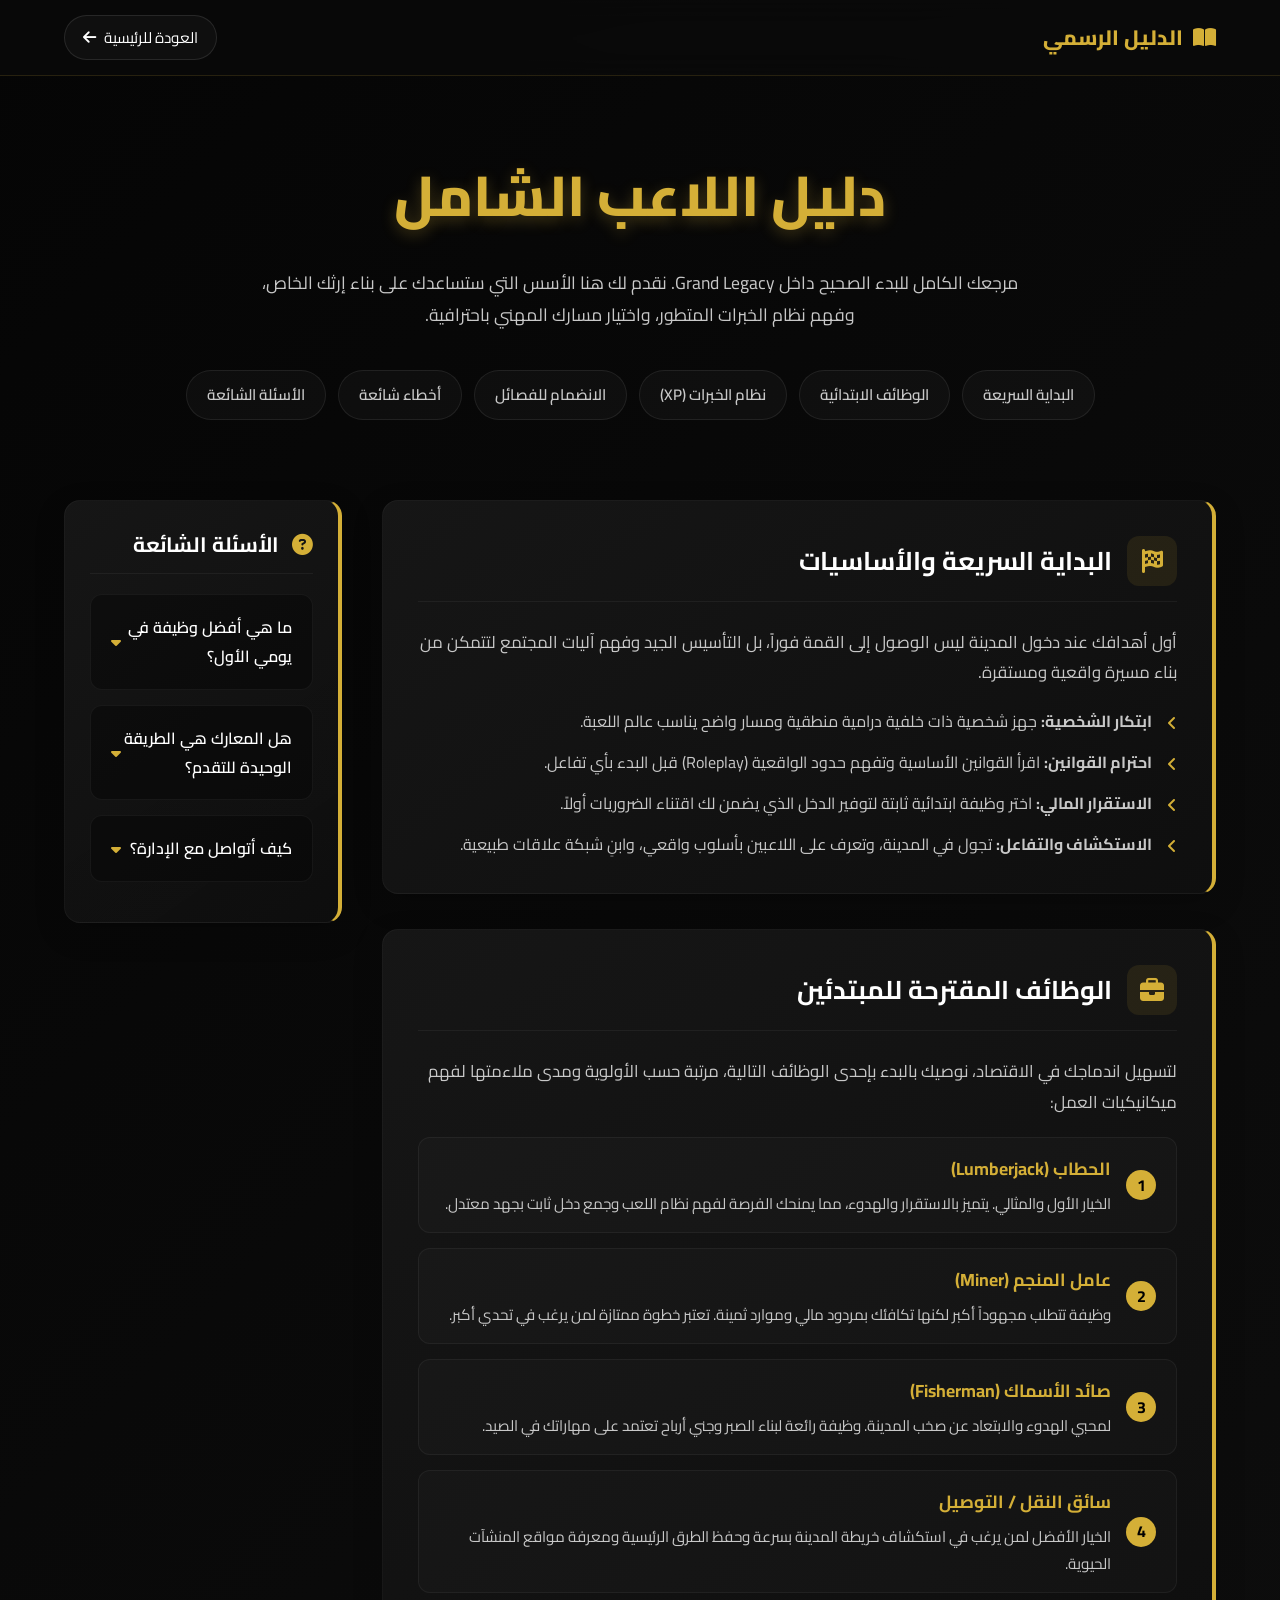
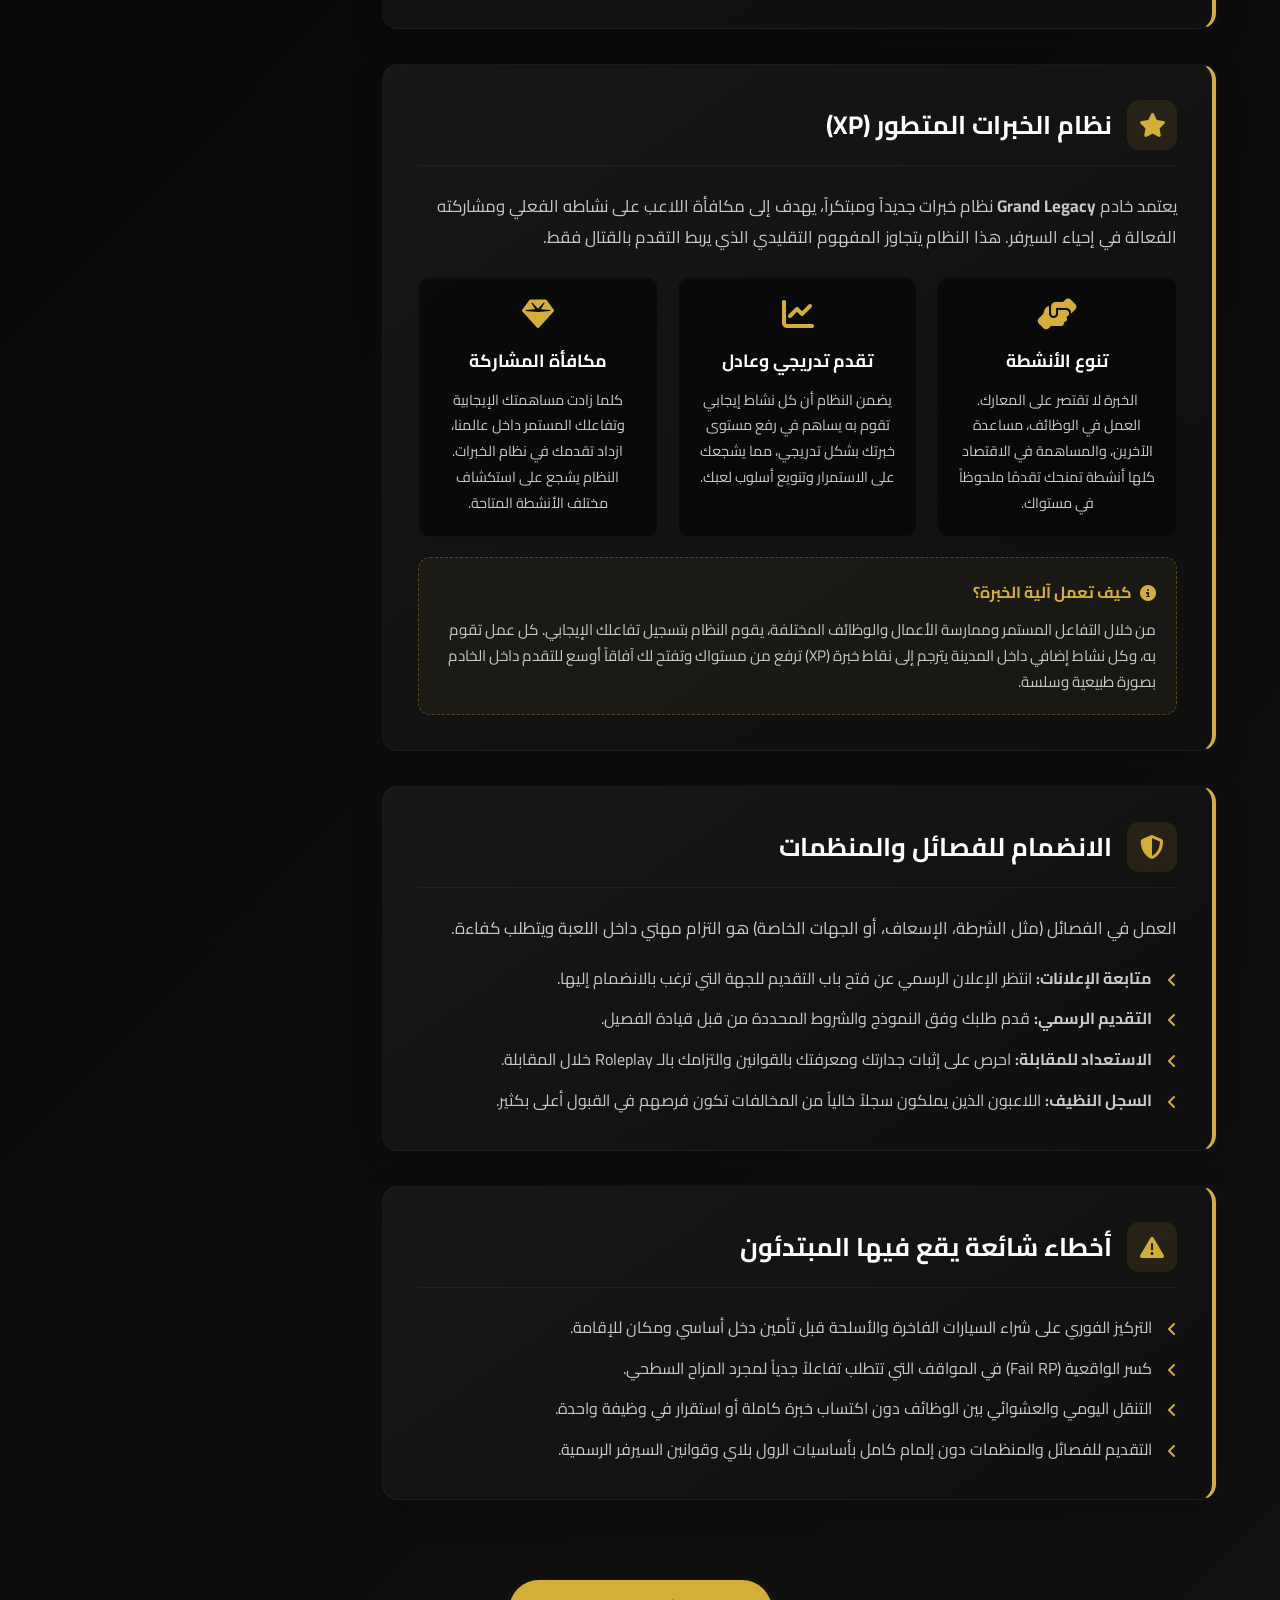
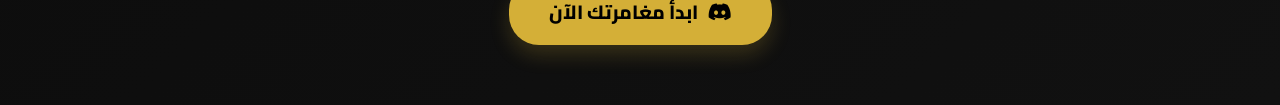
<file: player-guide.html>
<!DOCTYPE html>
<html lang="ar" dir="rtl">
<head>
    <meta charset="UTF-8" />
    <meta name="viewport" content="width=device-width, initial-scale=1.0" />
    <title>دليل اللاعب - Grand Legacy</title>
    <link rel="stylesheet" href="https://cdnjs.cloudflare.com/ajax/libs/font-awesome/6.4.0/css/all.min.css">
    <link href="https://fonts.googleapis.com/css2?family=Cairo:wght@300;400;500;600;700;800&display=swap" rel="stylesheet">
    <style>
        :root {
            --primary-color: #d4af37;
            --primary-dark: #b8860b;
            --bg-primary: #0a0a0a;
            --bg-secondary: #141414;
            --card-bg: rgba(26, 26, 26, 0.8);
            --text-primary: #ffffff;
            --text-secondary: #c8c8c8;
            --border-soft: rgba(212, 175, 55, 0.15);
        }

        * {
            margin: 0;
            padding: 0;
            box-sizing: border-box;
        }

        body {
            font-family: "Cairo", sans-serif;
            background: linear-gradient(135deg, #050505 0%, #111 100%);
            color: var(--text-primary);
            line-height: 1.8;
            min-height: 100vh;
        }

        .container {
            width: 90%;
            max-width: 1200px;
            margin: 0 auto;
        }

        /* Topbar */
        .topbar {
            position: sticky;
            top: 0;
            z-index: 100;
            backdrop-filter: blur(15px);
            background: rgba(10, 10, 10, 0.85);
            border-bottom: 1px solid var(--border-soft);
        }

        .topbar-inner {
            display: flex;
            justify-content: space-between;
            align-items: center;
            padding: 15px 0;
        }

        .brand {
            font-weight: 800;
            color: var(--primary-color);
            font-size: 1.3rem;
            display: flex;
            align-items: center;
            gap: 10px;
        }

        .back-link {
            color: var(--text-primary);
            text-decoration: none;
            border: 1px solid rgba(255,255,255,0.1);
            background: rgba(255,255,255,0.03);
            border-radius: 30px;
            padding: 8px 18px;
            transition: all 0.3s ease;
            font-size: 0.95rem;
            display: flex;
            align-items: center;
            gap: 8px;
        }

        .back-link:hover {
            border-color: var(--primary-color);
            background: rgba(212, 175, 55, 0.1);
            color: var(--primary-color);
            transform: translateX(-3px);
        }

        /* Hero */
        .hero {
            padding: 70px 0 40px;
            text-align: center;
            position: relative;
        }

        .hero h1 {
            font-size: clamp(2.2rem, 5vw, 3.5rem);
            color: var(--primary-color);
            margin-bottom: 20px;
            font-weight: 800;
            text-shadow: 0 4px 15px rgba(212, 175, 55, 0.3);
        }

        .hero p {
            color: var(--text-secondary);
            font-size: 1.1rem;
            max-width: 800px;
            margin: 0 auto;
        }

        /* Quick Nav */
        .quick-nav {
            display: flex;
            flex-wrap: wrap;
            justify-content: center;
            gap: 12px;
            margin: 40px 0;
        }

        .quick-nav a {
            text-decoration: none;
            color: var(--text-secondary);
            background: rgba(255, 255, 255, 0.03);
            border: 1px solid rgba(255, 255, 255, 0.08);
            border-radius: 30px;
            padding: 10px 20px;
            font-size: 0.95rem;
            transition: all 0.3s ease;
            font-weight: 600;
        }

        .quick-nav a:hover {
            background: var(--primary-color);
            color: #000;
            border-color: var(--primary-color);
            transform: translateY(-2px);
            box-shadow: 0 5px 15px rgba(212, 175, 55, 0.3);
        }

        /* Layout */
        .guide-grid {
            display: grid;
            grid-template-columns: 3fr 1fr;
            gap: 40px;
            margin-bottom: 60px;
        }

        @media (max-width: 900px) {
            .guide-grid {
                grid-template-columns: 1fr;
            }
        }

        .main-content {
            display: flex;
            flex-direction: column;
            gap: 35px;
        }

        /* Sections */
        .guide-section {
            background: linear-gradient(145deg, var(--card-bg), rgba(15,15,15,0.9));
            border: 1px solid rgba(255, 255, 255, 0.04);
            border-right: 4px solid var(--primary-color);
            border-radius: 16px;
            padding: 35px;
            position: relative;
            box-shadow: 0 10px 30px rgba(0, 0, 0, 0.2);
            transition: transform 0.3s ease, border-color 0.3s ease;
        }

        .guide-section:hover {
            transform: translateY(-3px);
            border-color: rgba(212, 175, 55, 0.3);
            border-right-color: var(--primary-color);
        }

        .section-header {
            display: flex;
            align-items: center;
            gap: 15px;
            margin-bottom: 25px;
            border-bottom: 1px solid rgba(255,255,255,0.05);
            padding-bottom: 15px;
        }

        .section-icon {
            background: rgba(212, 175, 55, 0.1);
            color: var(--primary-color);
            width: 50px;
            height: 50px;
            border-radius: 12px;
            display: flex;
            align-items: center;
            justify-content: center;
            font-size: 1.5rem;
        }

        .guide-section h2 {
            color: var(--text-primary);
            font-size: 1.6rem;
            font-weight: 700;
            margin: 0;
        }

        .guide-text {
            color: var(--text-secondary);
            font-size: 1.05rem;
            margin-bottom: 20px;
        }

        /* Lists */
        .guide-list {
            list-style: none;
            display: flex;
            flex-direction: column;
            gap: 12px;
        }

        .guide-list li {
            position: relative;
            padding-right: 25px;
            color: var(--text-secondary);
        }

        .guide-list li::before {
            content: "\f104"; /* fa-angle-left */
            font-family: "Font Awesome 6 Free";
            font-weight: 900;
            position: absolute;
            right: 0;
            top: 2px;
            color: var(--primary-color);
        }

        /* Highlight box */
        .highlight-box {
            background: rgba(212, 175, 55, 0.05);
            border: 1px dashed rgba(212, 175, 55, 0.3);
            border-radius: 12px;
            padding: 20px;
            margin-top: 20px;
        }

        .highlight-box h4 {
            color: var(--primary-color);
            margin-bottom: 10px;
            display: flex;
            align-items: center;
            gap: 8px;
        }

        /* XP System Special Design */
        .xp-grid {
            display: grid;
            grid-template-columns: repeat(auto-fit, minmax(200px, 1fr));
            gap: 20px;
            margin-top: 25px;
        }

        .xp-card {
            background: rgba(0,0,0,0.5);
            border: 1px solid rgba(255,255,255,0.03);
            border-radius: 12px;
            padding: 20px;
            text-align: center;
            transition: 0.3s;
        }
        
        .xp-card:hover {
            border-color: rgba(212, 175, 55, 0.4);
            transform: translateY(-5px);
        }

        .xp-card i {
            font-size: 2rem;
            color: var(--primary-color);
            margin-bottom: 15px;
        }

        .xp-card h4 {
            color: var(--text-primary);
            margin-bottom: 10px;
            font-size: 1.1rem;
        }

        /* Job Cards in Guide */
        .job-rec-grid {
            display: flex;
            flex-direction: column;
            gap: 15px;
            margin-top: 20px;
        }

        .job-rec {
            display: flex;
            align-items: center;
            gap: 15px;
            background: rgba(255,255,255,0.02);
            border: 1px solid rgba(255,255,255,0.05);
            padding: 15px 20px;
            border-radius: 12px;
            transition: 0.3s;
        }

        .job-rec:hover {
            background: rgba(212, 175, 55, 0.05);
            border-color: rgba(212, 175, 55, 0.3);
        }

        .job-num {
            background: var(--primary-color);
            color: #000;
            width: 30px;
            height: 30px;
            border-radius: 50%;
            display: flex;
            align-items: center;
            justify-content: center;
            font-weight: bold;
            flex-shrink: 0;
        }

        .job-info h4 {
            color: var(--primary-color);
            margin: 0 0 5px 0;
            font-size: 1.1rem;
        }
        
        .job-info p {
            margin: 0;
            color: var(--text-secondary);
            font-size: 0.95rem;
        }

        /* FAQ details */
        details.faq-item {
            background: rgba(0,0,0,0.3);
            border: 1px solid rgba(255,255,255,0.05);
            border-radius: 12px;
            margin-bottom: 15px;
            overflow: hidden;
            transition: 0.3s;
        }

        details.faq-item:hover {
            border-color: rgba(212,175,55,0.2);
        }

        details.faq-item summary {
            padding: 18px 20px;
            cursor: pointer;
            color: var(--text-primary);
            font-weight: 600;
            list-style: none;
            display: flex;
            justify-content: space-between;
            align-items: center;
        }

        details.faq-item summary::-webkit-details-marker {
            display: none;
        }

        details.faq-item summary::after {
            content: "\f0d7";
            font-family: "Font Awesome 6 Free";
            font-weight: 900;
            color: var(--primary-color);
            transition: 0.3s;
        }

        details.faq-item[open] summary::after {
            transform: rotate(180deg);
        }

        details.faq-item p {
            padding: 0 20px 20px;
            color: var(--text-secondary);
            margin: 0;
            border-top: 1px solid rgba(255,255,255,0.05);
            padding-top: 15px;
        }

        /* CTA */
        .footer-action {
            text-align: center;
            padding: 20px 0 60px;
        }

        .cta-btn {
            display: inline-flex;
            align-items: center;
            gap: 10px;
            background: var(--primary-color);
            color: #000;
            text-decoration: none;
            font-weight: 800;
            font-size: 1.2rem;
            padding: 15px 40px;
            border-radius: 30px;
            transition: all 0.3s ease;
            box-shadow: 0 10px 20px rgba(212, 175, 55, 0.2);
        }

        .cta-btn:hover {
            transform: translateY(-3px);
            background: var(--primary-dark);
            box-shadow: 0 15px 30px rgba(212, 175, 55, 0.4);
        }
    </style>
    <link rel="icon" href="images/logo.png" type="image/png">
</head>
<body>

    <header class="topbar">
        <div class="container topbar-inner">
            <div class="brand"><i class="fas fa-book-open"></i> الدليل الرسمي</div>
            <a class="back-link" href="index.html">العودة للرئيسية <i class="fas fa-arrow-left"></i></a>
        </div>
    </header>

    <main class="container">
        <section class="hero">
            <h1>دليل اللاعب الشامل</h1>
            <p>
                مرجعك الكامل للبدء الصحيح داخل Grand Legacy. نقدم لك هنا الأسس التي ستساعدك على بناء إرثك الخاص، وفهم نظام الخبرات المتطور، واختيار مسارك المهني باحترافية.
            </p>
            <div class="quick-nav">
                <a href="#start">البداية السريعة</a>
                <a href="#jobs">الوظائف الابتدائية</a>
                <a href="#xp">نظام الخبرات (XP)</a>
                <a href="#factions">الانضمام للفصائل</a>
                <a href="#mistakes">أخطاء شائعة</a>
                <a href="#faq">الأسئلة الشائعة</a>
            </div>
        </section>

        <div class="guide-grid">
            <div class="main-content">
                
                <!-- القسم الأول -->
                <section id="start" class="guide-section">
                    <div class="section-header">
                        <div class="section-icon"><i class="fas fa-flag-checkered"></i></div>
                        <h2>البداية السريعة والأساسيات</h2>
                    </div>
                    <p class="guide-text">أول أهدافك عند دخول المدينة ليس الوصول إلى القمة فوراً، بل التأسيس الجيد وفهم آليات المجتمع لتتمكن من بناء مسيرة واقعية ومستقرة.</p>
                    <ul class="guide-list">
                        <li><strong>ابتكار الشخصية:</strong> جهز شخصية ذات خلفية درامية منطقية ومسار واضح يناسب عالم اللعبة.</li>
                        <li><strong>احترام القوانين:</strong> اقرأ القوانين الأساسية وتفهم حدود الواقعية (Roleplay) قبل البدء بأي تفاعل.</li>
                        <li><strong>الاستقرار المالي:</strong> اختر وظيفة ابتدائية ثابتة لتوفير الدخل الذي يضمن لك اقتناء الضروريات أولاً.</li>
                        <li><strong>الاستكشاف والتفاعل:</strong> تجول في المدينة، وتعرف على اللاعبين بأسلوب واقعي، وابنِ شبكة علاقات طبيعية.</li>
                    </ul>
                </section>

                <!-- القسم الثاني (تم ترتيب الوظائف كما طلب المستخدم) -->
                <section id="jobs" class="guide-section">
                    <div class="section-header">
                        <div class="section-icon"><i class="fas fa-briefcase"></i></div>
                        <h2>الوظائف المقترحة للمبتدئين</h2>
                    </div>
                    <p class="guide-text">لتسهيل اندماجك في الاقتصاد، نوصيك بالبدء بإحدى الوظائف التالية، مرتبة حسب الأولوية ومدى ملاءمتها لفهم ميكانيكيات العمل:</p>
                    
                    <div class="job-rec-grid">
                        <div class="job-rec">
                            <div class="job-num">1</div>
                            <div class="job-info">
                                <h4>الحطاب (Lumberjack)</h4>
                                <p>الخيار الأول والمثالي. يتميز بالاستقرار والهدوء، مما يمنحك الفرصة لفهم نظام اللعب وجمع دخل ثابت بجهد معتدل.</p>
                            </div>
                        </div>
                        <div class="job-rec">
                            <div class="job-num">2</div>
                            <div class="job-info">
                                <h4>عامل المنجم (Miner)</h4>
                                <p>وظيفة تتطلب مجهوداً أكبر لكنها تكافئك بمردود مالي وموارد ثمينة. تعتبر خطوة ممتازة لمن يرغب في تحدي أكبر.</p>
                            </div>
                        </div>
                        <div class="job-rec">
                            <div class="job-num">3</div>
                            <div class="job-info">
                                <h4>صائد الأسماك (Fisherman)</h4>
                                <p>لمحبي الهدوء والابتعاد عن صخب المدينة. وظيفة رائعة لبناء الصبر وجني أرباح تعتمد على مهاراتك في الصيد.</p>
                            </div>
                        </div>
                        <div class="job-rec">
                            <div class="job-num">4</div>
                            <div class="job-info">
                                <h4>سائق النقل / التوصيل</h4>
                                <p>الخيار الأفضل لمن يرغب في استكشاف خريطة المدينة بسرعة وحفظ الطرق الرئيسية ومعرفة مواقع المنشآت الحيوية.</p>
                            </div>
                        </div>
                    </div>
                </section>

                <!-- القسم الثالث: شرح نظام XP بالكامل -->
                <section id="xp" class="guide-section">
                    <div class="section-header">
                        <div class="section-icon"><i class="fas fa-star"></i></div>
                        <h2>نظام الخبرات المتطور (XP)</h2>
                    </div>
                    <p class="guide-text">
                        يعتمد خادم <strong>Grand Legacy</strong> نظام خبرات جديداً ومبتكراً، يهدف إلى مكافأة اللاعب على نشاطه الفعلي ومشاركته الفعالة في إحياء السيرفر. هذا النظام يتجاوز المفهوم التقليدي الذي يربط التقدم بالقتال فقط.
                    </p>
                    
                    <div class="xp-grid">
                        <div class="xp-card">
                            <i class="fas fa-hands-helping"></i>
                            <h4>تنوع الأنشطة</h4>
                            <p style="color: var(--text-secondary); font-size: 0.9rem;">الخبرة لا تقتصر على المعارك. العمل في الوظائف، مساعدة الآخرين، والمساهمة في الاقتصاد كلها أنشطة تمنحك تقدمًا ملحوظاً في مستواك.</p>
                        </div>
                        <div class="xp-card">
                            <i class="fas fa-chart-line"></i>
                            <h4>تقدم تدريجي وعادل</h4>
                            <p style="color: var(--text-secondary); font-size: 0.9rem;">يضمن النظام أن كل نشاط إيجابي تقوم به يساهم في رفع مستوى خبرتك بشكل تدريجي، مما يشجعك على الاستمرار وتنويع أسلوب لعبك.</p>
                        </div>
                        <div class="xp-card">
                            <i class="fas fa-gem"></i>
                            <h4>مكافأة المشاركة</h4>
                            <p style="color: var(--text-secondary); font-size: 0.9rem;">كلما زادت مساهمتك الإيجابية وتفاعلك المستمر داخل عالمنا، ازداد تقدمك في نظام الخبرات. النظام يشجع على استكشاف مختلف الأنشطة المتاحة.</p>
                        </div>
                    </div>

                    <div class="highlight-box">
                        <h4><i class="fas fa-info-circle"></i> كيف تعمل آلية الخبرة؟</h4>
                        <p style="color: var(--text-secondary); font-size: 0.95rem; margin: 0; line-height: 1.7;">
                            من خلال التفاعل المستمر وممارسة الأعمال والوظائف المختلفة، يقوم النظام بتسجيل تفاعلك الإيجابي. كل عمل تقوم به، وكل نشاط إضافي داخل المدينة يترجم إلى نقاط خبرة (XP) ترفع من مستواك وتفتح لك آفاقاً أوسع للتقدم داخل الخادم بصورة طبيعية وسلسة.
                        </p>
                    </div>
                </section>

                <!-- القسم الرابع -->
                <section id="factions" class="guide-section">
                    <div class="section-header">
                        <div class="section-icon"><i class="fas fa-shield-alt"></i></div>
                        <h2>الانضمام للفصائل والمنظمات</h2>
                    </div>
                    <p class="guide-text">العمل في الفصائل (مثل الشرطة، الإسعاف، أو الجهات الخاصة) هو التزام مهني داخل اللعبة ويتطلب كفاءة.</p>
                    <ul class="guide-list">
                        <li><strong>متابعة الإعلانات:</strong> انتظر الإعلان الرسمي عن فتح باب التقديم للجهة التي ترغب بالانضمام إليها.</li>
                        <li><strong>التقديم الرسمي:</strong> قدم طلبك وفق النموذج والشروط المحددة من قبل قيادة الفصيل.</li>
                        <li><strong>الاستعداد للمقابلة:</strong> احرص على إثبات جدارتك ومعرفتك بالقوانين والتزامك بالـ Roleplay خلال المقابلة.</li>
                        <li><strong>السجل النظيف:</strong> اللاعبون الذين يملكون سجلاً خالياً من المخالفات تكون فرصهم في القبول أعلى بكثير.</li>
                    </ul>
                </section>

                <!-- القسم الخامس -->
                <section id="mistakes" class="guide-section">
                    <div class="section-header">
                        <div class="section-icon"><i class="fas fa-exclamation-triangle"></i></div>
                        <h2>أخطاء شائعة يقع فيها المبتدئون</h2>
                    </div>
                    <ul class="guide-list">
                        <li>التركيز الفوري على شراء السيارات الفاخرة والأسلحة قبل تأمين دخل أساسي ومكان للإقامة.</li>
                        <li>كسر الواقعية (Fail RP) في المواقف التي تتطلب تفاعلاً جدياً لمجرد المزاح السطحي.</li>
                        <li>التنقل اليومي والعشوائي بين الوظائف دون اكتساب خبرة كاملة أو استقرار في وظيفة واحدة.</li>
                        <li>التقديم للفصائل والمنظمات دون إلمام كامل بأساسيات الرول بلاي وقوانين السيرفر الرسمية.</li>
                    </ul>
                </section>

            </div>
            
            <!-- الشريط الجانبي (Sidebar) -->
            <div class="sidebar">
                <section id="faq" class="guide-section" style="padding: 25px; position: sticky; top: 100px;">
                    <div class="section-header" style="margin-bottom: 20px; padding-bottom: 10px;">
                        <h2 style="font-size: 1.3rem;"><i class="fas fa-question-circle" style="color: var(--primary-color); margin-left: 8px;"></i> الأسئلة الشائعة</h2>
                    </div>
                    
                    <details class="faq-item">
                        <summary>ما هي أفضل وظيفة في يومي الأول؟</summary>
                        <p>كما يوصي الخبراء، يعتبر <strong>الحطاب</strong> الخيار الأفضل لأنه يتيح لك فهم اللعبة والاعتياد عليها في بيئة مريحة.</p>
                    </details>
                    
                    <details class="faq-item">
                        <summary>هل المعارك هي الطريقة الوحيدة للتقدم؟</summary>
                        <p>إطلاقاً. نظام الخبرات المبتكر يكافئك على ممارسة الوظائف بشكل يومي، التفاعل السلمي، والمساهمة في الاقتصاد العام.</p>
                    </details>

                    <details class="faq-item">
                        <summary>كيف أتواصل مع الإدارة؟</summary>
                        <p>يمكنك الانضمام لخيارات الدعم عبر الديسكورد الرسمي، أو استخدام نظام البلاغات داخل اللعبة أو الموقع لأي مساعدة.</p>
                    </details>
                </section>
            </div>
        </div>

        <div class="footer-action">
            <a class="cta-btn" href="index.html#join"><i class="fab fa-discord"></i> ابدأ مغامرتك الآن</a>
        </div>
    </main>

    <script src="notifications.js"></script>
</body>
</html>
</file>
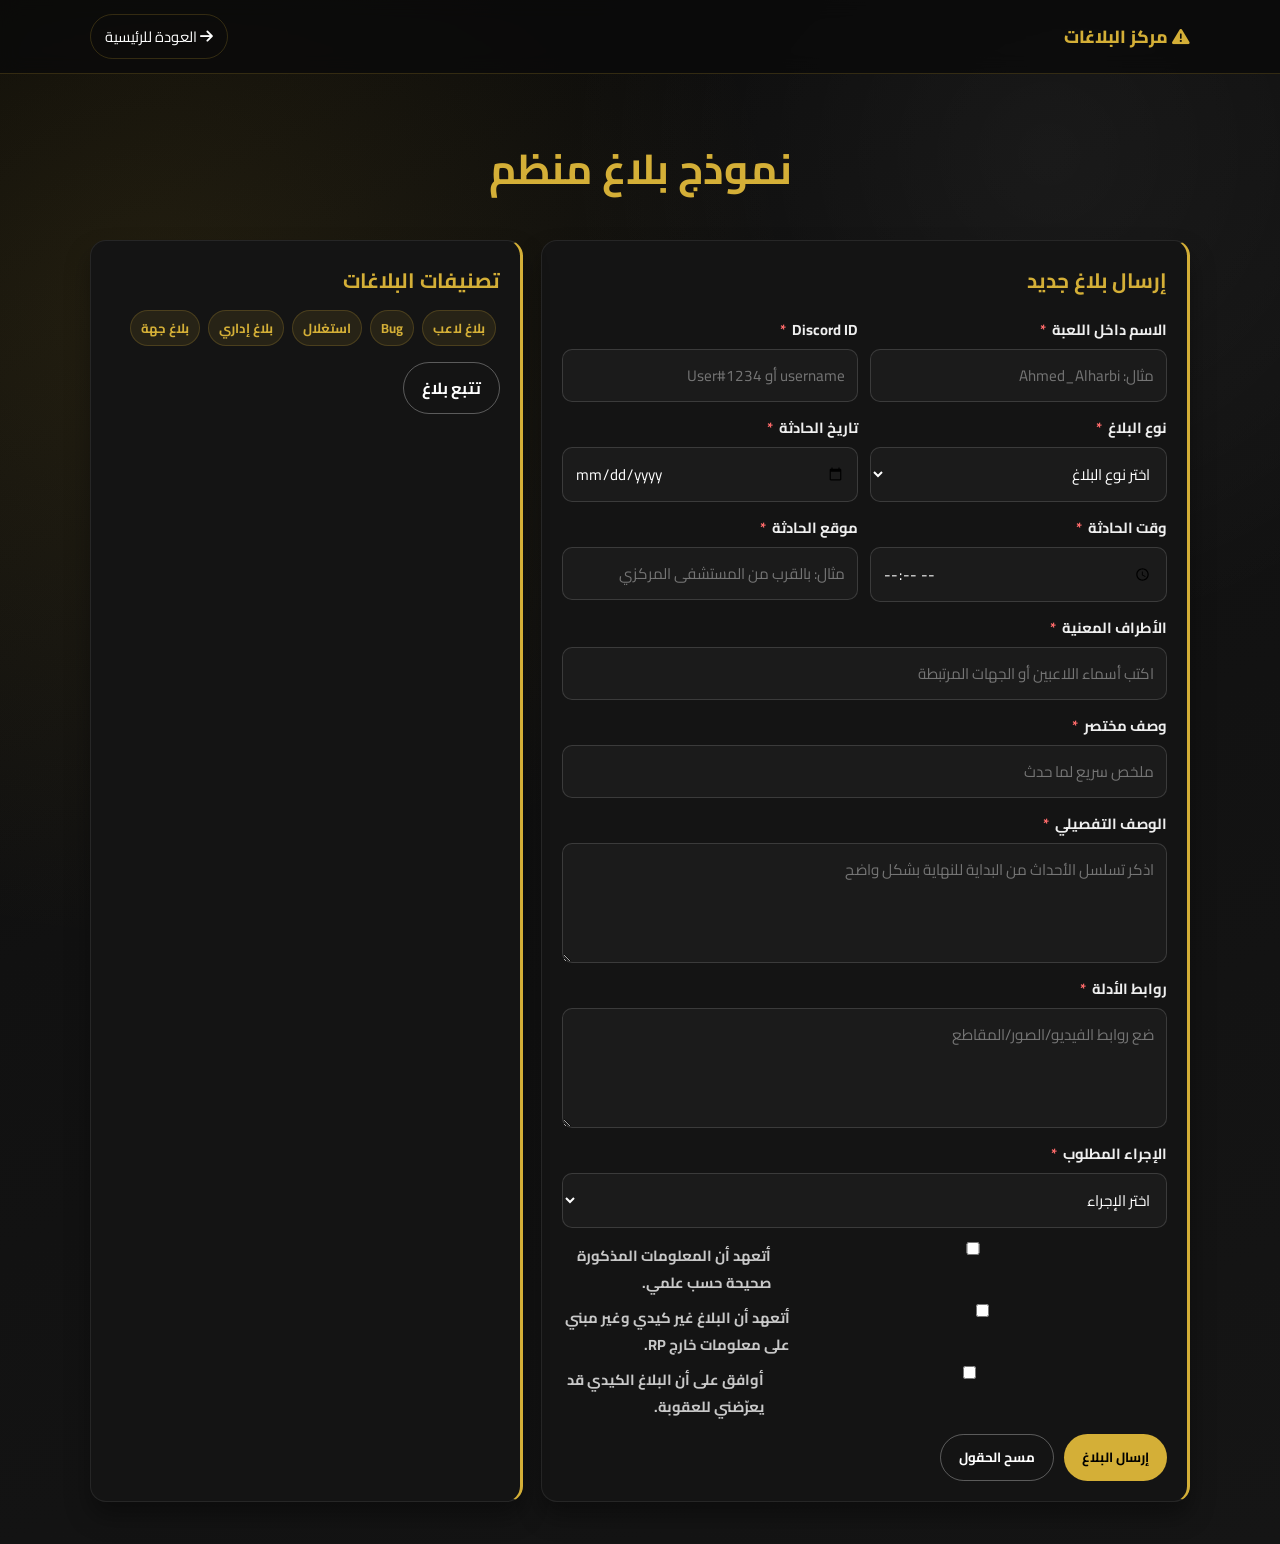
<file: reports.html>
<!DOCTYPE html>
<html lang="ar" dir="rtl">
<head>
    <meta charset="UTF-8" />
    <meta name="viewport" content="width=device-width, initial-scale=1.0" />
    <title>نموذج البلاغات - Grand Legacy</title>
    <link rel="stylesheet" href="https://cdnjs.cloudflare.com/ajax/libs/font-awesome/6.4.0/css/all.min.css">
    <link href="https://fonts.googleapis.com/css2?family=Cairo:wght@300;400;500;600;700;800&display=swap" rel="stylesheet">
    <style>
        :root {
            --primary-color: #d4af37;
            --primary-dark: #b8860b;
            --bg-primary: #0a0a0a;
            --bg-secondary: #141414;
            --card-bg: #1b1b1b;
            --text-primary: #ffffff;
            --text-secondary: #c8c8c8;
            --danger: #ff6b6b;
            --success: #55c57a;
            --border-soft: rgba(212, 175, 55, 0.2);
        }

        * {
            margin: 0;
            padding: 0;
            box-sizing: border-box;
        }

        body {
            font-family: "Cairo", sans-serif;
            color: var(--text-primary);
            background:
                radial-gradient(circle at 12% 20%, rgba(212, 175, 55, 0.12), transparent 38%),
                radial-gradient(circle at 82% 10%, rgba(255, 255, 255, 0.05), transparent 28%),
                linear-gradient(155deg, #070707 0%, #111111 45%, #151515 100%);
            min-height: 100vh;
        }

        .container {
            width: min(1100px, 92%);
            margin: 0 auto;
        }

        .topbar {
            position: sticky;
            top: 0;
            z-index: 100;
            backdrop-filter: blur(10px);
            background: rgba(10, 10, 10, 0.82);
            border-bottom: 1px solid var(--border-soft);
        }

        .topbar-inner {
            display: flex;
            justify-content: space-between;
            align-items: center;
            gap: 10px;
            padding: 14px 0;
        }

        .brand {
            font-weight: 800;
            color: var(--primary-color);
            font-size: 1.1rem;
        }

        .back-link {
            color: var(--text-primary);
            text-decoration: none;
            border: 1px solid var(--border-soft);
            border-radius: 999px;
            padding: 8px 14px;
            transition: 0.25s ease;
            font-size: 0.92rem;
        }

        .back-link:hover {
            border-color: var(--primary-color);
            color: var(--primary-color);
        }

        .hero {
            text-align: center;
            padding: 56px 0 22px;
        }

        .hero h1 {
            font-size: clamp(1.8rem, 3.6vw, 2.6rem);
            color: var(--primary-color);
            margin-bottom: 10px;
        }

        .hero p {
            color: var(--text-secondary);
            max-width: 860px;
            margin: 0 auto;
        }

        .report-layout {
            display: grid;
            grid-template-columns: 1.2fr 0.8fr;
            gap: 18px;
            padding-bottom: 42px;
        }

        .card {
            background: var(--bg-secondary);
            border: 1px solid rgba(255, 255, 255, 0.08);
            border-right: 3px solid var(--primary-color);
            border-radius: 16px;
            padding: 20px;
            box-shadow: 0 14px 24px rgba(0, 0, 0, 0.35);
        }

        .card h2 {
            color: var(--primary-color);
            margin-bottom: 6px;
            font-size: 1.3rem;
        }

        .card p {
            color: var(--text-secondary);
        }

        .form-grid {
            display: grid;
            grid-template-columns: repeat(2, minmax(0, 1fr));
            gap: 12px;
            margin-top: 16px;
        }

        .field {
            display: flex;
            flex-direction: column;
            gap: 6px;
        }

        .field.full {
            grid-column: 1 / -1;
        }

        label {
            font-size: 0.92rem;
            color: #efefef;
            font-weight: 700;
        }

        .required-mark {
            color: var(--danger);
            margin-right: 3px;
        }

        input,
        select,
        textarea {
            width: 100%;
            border: 1px solid rgba(255, 255, 255, 0.14);
            background: var(--card-bg);
            color: var(--text-primary);
            border-radius: 10px;
            padding: 11px 12px;
            font-family: inherit;
            font-size: 0.95rem;
            transition: border-color 0.2s ease;
        }

        input:focus,
        select:focus,
        textarea:focus {
            outline: none;
            border-color: var(--primary-color);
        }

        textarea {
            resize: vertical;
            min-height: 120px;
        }

        .hint {
            color: #a8a8a8;
            font-size: 0.82rem;
        }

        .checks {
            margin-top: 14px;
            display: grid;
            gap: 8px;
        }

        .check {
            display: flex;
            align-items: flex-start;
            gap: 8px;
            color: var(--text-secondary);
            font-size: 0.92rem;
        }

        .actions {
            display: flex;
            gap: 10px;
            flex-wrap: wrap;
            margin-top: 14px;
        }

        .btn {
            border: none;
            border-radius: 999px;
            padding: 10px 18px;
            cursor: pointer;
            font-family: inherit;
            font-weight: 700;
            transition: 0.2s ease;
        }

        .btn-primary {
            background: var(--primary-color);
            color: #000;
        }

        .btn-primary:hover {
            background: var(--primary-dark);
        }

        .btn-secondary {
            background: transparent;
            color: var(--text-primary);
            border: 1px solid rgba(255, 255, 255, 0.3);
        }

        .btn-secondary:hover {
            border-color: var(--primary-color);
            color: var(--primary-color);
        }

        .error-box {
            margin-top: 12px;
            padding: 10px 12px;
            border-radius: 10px;
            background: rgba(255, 107, 107, 0.12);
            border: 1px solid rgba(255, 107, 107, 0.4);
            color: #ffd7d7;
            display: none;
        }

        .success-box {
            display: none;
            margin-top: 14px;
            padding: 12px;
            border-radius: 10px;
            background: rgba(85, 197, 122, 0.14);
            border: 1px solid rgba(85, 197, 122, 0.35);
            color: #d7ffe5;
        }

        .tag {
            display: inline-block;
            padding: 5px 10px;
            border-radius: 999px;
            border: 1px solid var(--border-soft);
            background: rgba(212, 175, 55, 0.1);
            color: var(--primary-color);
            margin: 4px 4px 0 0;
            font-size: 0.82rem;
            font-weight: 700;
        }

        @media (max-width: 900px) {
            .report-layout {
                grid-template-columns: 1fr;
            }

            .form-grid {
                grid-template-columns: 1fr;
            }
        }
    </style>
    <link rel="icon" href="images/logo.png" type="image/png">
</head>
<body>
    <header class="topbar">
        <div class="container topbar-inner">
            <div class="brand"><i class="fas fa-triangle-exclamation"></i> مركز البلاغات</div>
            <a class="back-link" href="index.html"><i class="fas fa-arrow-right"></i> العودة للرئيسية</a>
        </div>
    </header>

    <main class="container">
        <section class="hero">
            <h1>نموذج بلاغ منظم</h1>
        </section>

        <section class="report-layout">
            <article class="card">
                <h2>إرسال بلاغ جديد</h2>

                <form id="reportForm" novalidate>
                    <div class="form-grid">
                        <div class="field">
                            <label for="ingameName">الاسم داخل اللعبة <span class="required-mark">*</span></label>
                            <input id="ingameName" name="ingameName" type="text" placeholder="مثال: Ahmed_Alharbi" required>
                        </div>

                        <div class="field">
                            <label for="discordId">Discord ID <span class="required-mark">*</span></label>
                            <input id="discordId" name="discordId" type="text" placeholder="username أو User#1234" required>
                        </div>

                        <div class="field">
                            <label for="reportType">نوع البلاغ <span class="required-mark">*</span></label>
                            <select id="reportType" name="reportType" required>
                                <option value="">اختر نوع البلاغ</option>
                                <option value="player">بلاغ على لاعب</option>
                                <option value="bug">Bug / مشكلة تقنية</option>
                                <option value="exploit">استغلال / غش</option>
                                <option value="admin">بلاغ إداري</option>
                                <option value="faction">بلاغ على جهة/فصيل</option>
                                <option value="other">أخرى</option>
                            </select>
                        </div>

                        <div class="field">
                            <label for="incidentDate">تاريخ الحادثة <span class="required-mark">*</span></label>
                            <input id="incidentDate" name="incidentDate" type="date" required>
                        </div>

                        <div class="field">
                            <label for="incidentTime">وقت الحادثة <span class="required-mark">*</span></label>
                            <input id="incidentTime" name="incidentTime" type="time" required>
                        </div>

                        <div class="field">
                            <label for="location">موقع الحادثة <span class="required-mark">*</span></label>
                            <input id="location" name="location" type="text" placeholder="مثال: بالقرب من المستشفى المركزي" required>
                        </div>

                        <div class="field full">
                            <label for="relatedParties">الأطراف المعنية <span class="required-mark">*</span></label>
                            <input id="relatedParties" name="relatedParties" type="text" placeholder="اكتب أسماء اللاعبين أو الجهات المرتبطة" required>
                        </div>

                        <div class="field full">
                            <label for="shortDesc">وصف مختصر <span class="required-mark">*</span></label>
                            <input id="shortDesc" name="shortDesc" type="text" minlength="20" placeholder="ملخص سريع لما حدث" required>
                        </div>

                        <div class="field full">
                            <label for="fullDesc">الوصف التفصيلي <span class="required-mark">*</span></label>
                            <textarea id="fullDesc" name="fullDesc" minlength="80" placeholder="اذكر تسلسل الأحداث من البداية للنهاية بشكل واضح" required></textarea>
                        </div>

                        <div class="field full">
                            <label for="evidenceLinks">روابط الأدلة <span class="required-mark">*</span></label>
                            <textarea id="evidenceLinks" name="evidenceLinks" placeholder="ضع روابط الفيديو/الصور/المقاطع" required></textarea>
                        </div>

                        <div class="field full">
                            <label for="requestedAction">الإجراء المطلوب <span class="required-mark">*</span></label>
                            <select id="requestedAction" name="requestedAction" required>
                                <option value="">اختر الإجراء</option>
                                <option value="review">مراجعة فقط</option>
                                <option value="action">اتخاذ إجراء على المخالف</option>
                                <option value="compensation">تعويض (إن وُجد مبرر)</option>
                                <option value="clarification">توضيح رسمي من الإدارة</option>
                                <option value="other">أخرى</option>
                            </select>
                        </div>
                    </div>

                    <div class="checks">
                        <label class="check"><input type="checkbox" id="ack1" required> أتعهد أن المعلومات المذكورة صحيحة حسب علمي.</label>
                        <label class="check"><input type="checkbox" id="ack2" required> أتعهد أن البلاغ غير كيدي وغير مبني على معلومات خارج RP.</label>
                        <label class="check"><input type="checkbox" id="ack3" required> أوافق على أن البلاغ الكيدي قد يعرّضني للعقوبة.</label>
                    </div>

                    <div class="actions">
                        <button type="submit" class="btn btn-primary">إرسال البلاغ</button>
                        <button type="reset" class="btn btn-secondary">مسح الحقول</button>
                    </div>

                    <div id="errorBox" class="error-box"></div>
                    <div id="successBox" class="success-box"></div>
                </form>
            </article>

            <aside class="card">
                <h2>تصنيفات البلاغات</h2>
                <div>
                    <span class="tag">بلاغ لاعب</span>
                    <span class="tag">Bug</span>
                    <span class="tag">استغلال</span>
                    <span class="tag">بلاغ إداري</span>
                    <span class="tag">بلاغ جهة</span>
                </div>
                <div class="actions" style="margin-top: 16px;">
                    <a href="track-report.html" class="btn btn-secondary" style="text-decoration: none;">تتبع بلاغ</a>
                </div>
            </aside>
        </section>
    </main>

    <script src="notifications.js"></script>
    <script>
        (function () {
            const form = document.getElementById("reportForm");
            const errorBox = document.getElementById("errorBox");
            const successBox = document.getElementById("successBox");
            const workerUrl = "https://gl-reports-worker0.karargx06.workers.dev";

            function showError(message) {
                errorBox.textContent = message;
                errorBox.style.display = "block";
                successBox.style.display = "none";
            }

            function showSuccess(message) {
                successBox.innerHTML = message;
                successBox.style.display = "block";
                errorBox.style.display = "none";
            }

            form.addEventListener("submit", async function (e) {
                e.preventDefault();

                const requiredFields = [
                    "ingameName",
                    "discordId",
                    "reportType",
                    "incidentDate",
                    "incidentTime",
                    "location",
                    "relatedParties",
                    "shortDesc",
                    "fullDesc",
                    "evidenceLinks",
                    "requestedAction"
                ];

                for (const fieldId of requiredFields) {
                    const field = document.getElementById(fieldId);
                    if (!field.value.trim()) {
                        showError("الرجاء تعبئة جميع الحقول الإلزامية قبل الإرسال.");
                        field.focus();
                        return;
                    }
                }

                if (document.getElementById("shortDesc").value.trim().length < 20) {
                    showError("الوصف المختصر قصير جدًا. الحد الأدنى 20 حرف.");
                    return;
                }

                if (document.getElementById("fullDesc").value.trim().length < 80) {
                    showError("الوصف التفصيلي قصير. الرجاء إضافة تفاصيل أكثر (80 حرف على الأقل).");
                    return;
                }

                if (!document.getElementById("ack1").checked || !document.getElementById("ack2").checked || !document.getElementById("ack3").checked) {
                    showError("لا يمكن إرسال البلاغ قبل الموافقة على جميع الإقرارات.");
                    return;
                }

                const payload = {
                    ingameName: document.getElementById("ingameName").value.trim(),
                    discordId: document.getElementById("discordId").value.trim(),
                    reportType: document.getElementById("reportType").value.trim(),
                    incidentDate: document.getElementById("incidentDate").value.trim(),
                    incidentTime: document.getElementById("incidentTime").value.trim(),
                    location: document.getElementById("location").value.trim(),
                    relatedParties: document.getElementById("relatedParties").value.trim(),
                    shortDesc: document.getElementById("shortDesc").value.trim(),
                    fullDesc: document.getElementById("fullDesc").value.trim(),
                    evidenceLinks: document.getElementById("evidenceLinks").value.trim(),
                    requestedAction: document.getElementById("requestedAction").value.trim()
                };

                payload.fullDesc = payload.fullDesc.replace(/\s+/g, " ").trim();
                payload.shortDesc = payload.shortDesc.replace(/\s+/g, " ").trim();

                try {
                    async function sendReport(url) {
                        const response = await fetch(url, {
                            method: "POST",
                            headers: { "Content-Type": "application/json" },
                            body: JSON.stringify(payload)
                        });
                        let parsed = null;
                        try {
                            parsed = await response.json();
                        } catch (jsonError) {
                            parsed = { ok: false, error: "Non-JSON response" };
                        }
                        return { response: response, data: parsed };
                    }

                    let attempt = await sendReport(workerUrl + "/report");
                    if (!attempt.response.ok || !attempt.data.ok) {
                        // بعض نسخ الراوتر تتطلب slash نهائي
                        attempt = await sendReport(workerUrl + "/report/");
                    }
                    if (!attempt.response.ok || !attempt.data.ok) {
                        // توافق مع نسخة Worker القديمة التي تستقبل POST على الجذر /
                        attempt = await sendReport(workerUrl + "/");
                    }

                    if (!attempt.response.ok || !attempt.data.ok) {
                        const reason = attempt.data && (attempt.data.error || attempt.data.details) ? (" (" + (attempt.data.error || attempt.data.details) + ")") : "";
                        showError("تعذر إرسال البلاغ حاليًا. حاول مرة أخرى أو تأكد من اكتمال البيانات" + reason);
                        return;
                    }

                    const returnedTicketId = attempt.data.ticketId || attempt.data.ticket_id || "غير متوفر";
                    try {
                        localStorage.setItem("lastReportTicketId", returnedTicketId);
                        localStorage.setItem("lastReportDiscordId", payload.discordId);
                    } catch (storageError) {
                    }

                    showSuccess("تم استلام بلاغك بنجاح.<br>رقم البلاغ: <strong>" + returnedTicketId + "</strong><br>يمكنك تتبعه من صفحة تتبع البلاغات.");
                    form.reset();
                } catch (error) {
                    showError("تعذر الاتصال بخدمة البلاغات. حاول مرة أخرى بعد قليل.");
                }
            });

            form.addEventListener("reset", function () {
                errorBox.style.display = "none";
                successBox.style.display = "none";
            });
        })();
    </script>
</body>
</html>
</file>
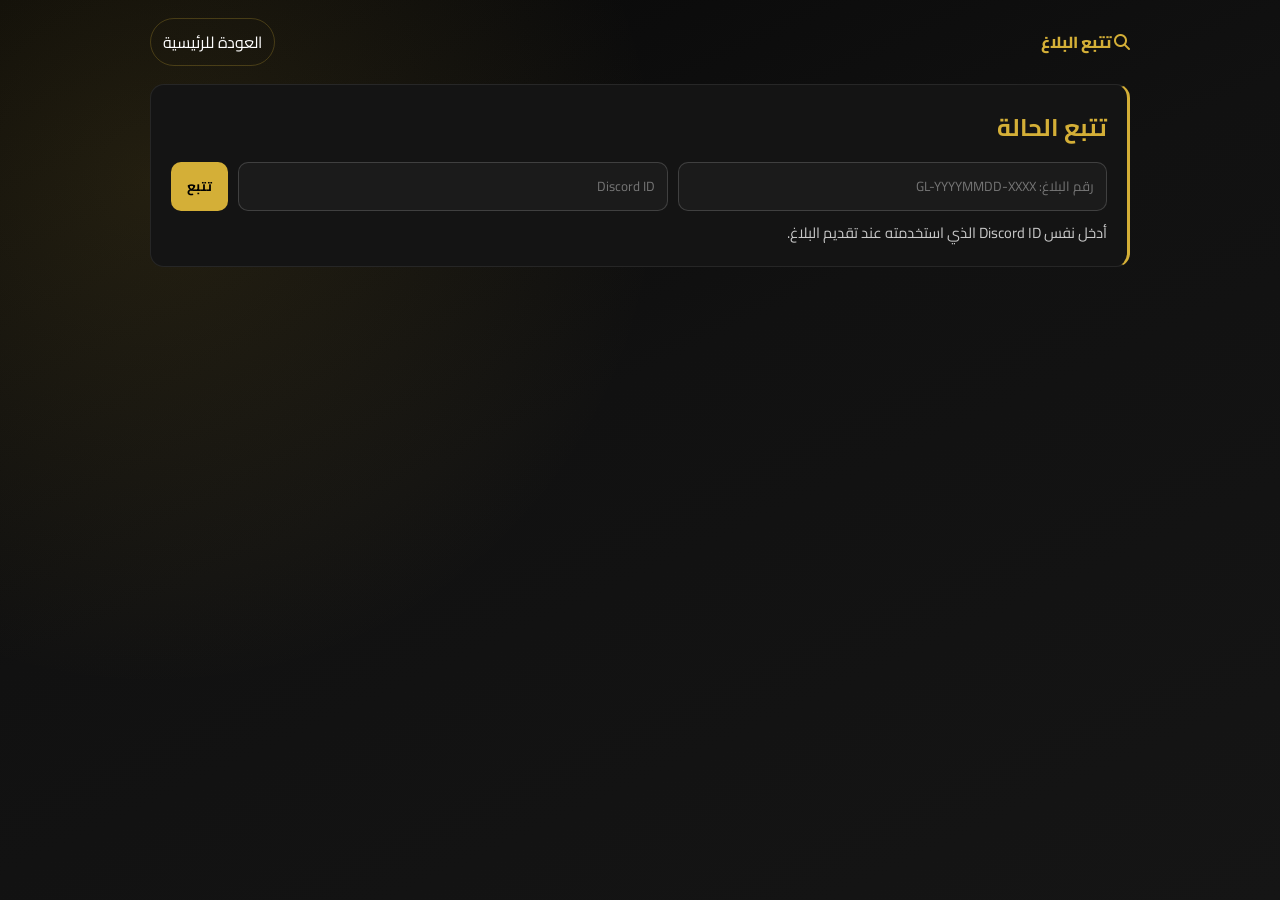
<file: track-report.html>
<!DOCTYPE html>
<html lang="ar" dir="rtl">
<head>
    <meta charset="UTF-8" />
    <meta name="viewport" content="width=device-width, initial-scale=1.0" />
    <title>تتبع البلاغ - Grand Legacy</title>
    <link rel="stylesheet" href="https://cdnjs.cloudflare.com/ajax/libs/font-awesome/6.4.0/css/all.min.css">
    <link href="https://fonts.googleapis.com/css2?family=Cairo:wght@300;400;500;600;700;800&display=swap" rel="stylesheet">
    <style>
        :root {
            --primary-color: #d4af37;
            --bg-primary: #0a0a0a;
            --bg-secondary: #141414;
            --card-bg: #1b1b1b;
            --text-primary: #fff;
            --text-secondary: #c8c8c8;
            --danger: #ff6b6b;
            --success: #55c57a;
        }
        * { box-sizing: border-box; margin: 0; padding: 0; }
        body {
            font-family: "Cairo", sans-serif;
            color: var(--text-primary);
            background:
                radial-gradient(circle at 12% 20%, rgba(212, 175, 55, 0.12), transparent 38%),
                linear-gradient(155deg, #070707 0%, #111111 45%, #151515 100%);
            min-height: 100vh;
        }
        .container { width: min(980px, 92%); margin: 0 auto; }
        .top { display: flex; justify-content: space-between; align-items: center; padding: 18px 0; }
        .brand { color: var(--primary-color); font-weight: 800; }
        .back { color: var(--text-primary); text-decoration: none; border: 1px solid rgba(212,175,55,0.25); border-radius: 999px; padding: 8px 12px; }
        .card {
            background: var(--bg-secondary);
            border: 1px solid rgba(255,255,255,0.08);
            border-right: 3px solid var(--primary-color);
            border-radius: 14px;
            padding: 20px;
            margin-bottom: 16px;
        }
        h1 { color: var(--primary-color); margin-bottom: 12px; }
        .grid { display: grid; grid-template-columns: 1fr 1fr auto; gap: 10px; }
        input {
            width: 100%; background: var(--card-bg); color: var(--text-primary);
            border: 1px solid rgba(255,255,255,0.16); border-radius: 10px; padding: 11px 12px;
            font-family: inherit;
        }
        button {
            border: none; background: var(--primary-color); color: #000; border-radius: 10px;
            padding: 11px 16px; font-weight: 700; cursor: pointer; font-family: inherit;
        }
        .hint { color: var(--text-secondary); margin-top: 8px; font-size: 0.92rem; }
        .status-pill {
            display: inline-block; padding: 6px 12px; border-radius: 999px; font-weight: 700; margin-bottom: 10px;
            background: rgba(212,175,55,0.15); color: var(--primary-color); border: 1px solid rgba(212,175,55,0.3);
        }
        .error { color: #ffd7d7; background: rgba(255,107,107,0.12); border: 1px solid rgba(255,107,107,0.35); border-radius: 10px; padding: 10px; display: none; }
        .timeline { list-style: none; display: grid; gap: 10px; margin-top: 12px; }
        .timeline li { background: rgba(255,255,255,0.03); border: 1px solid rgba(255,255,255,0.08); border-radius: 10px; padding: 10px; color: var(--text-secondary); }
        @media (max-width: 760px) { .grid { grid-template-columns: 1fr; } }
    </style>
    <link rel="icon" href="images/logo.png" type="image/png">
</head>
<body>
    <main class="container">
        <div class="top">
            <div class="brand"><i class="fas fa-magnifying-glass"></i> تتبع البلاغ</div>
            <a class="back" href="index.html">العودة للرئيسية</a>
        </div>

        <section class="card">
            <h1>تتبع الحالة</h1>
            <div class="grid">
                <input id="ticketId" type="text" placeholder="رقم البلاغ: GL-YYYYMMDD-XXXX">
                <input id="discordId" type="text" placeholder="Discord ID">
                <button id="trackBtn" type="button">تتبع</button>
            </div>
            <p class="hint">أدخل نفس Discord ID الذي استخدمته عند تقديم البلاغ.</p>
            <div id="errorBox" class="error"></div>
        </section>

        <section id="resultCard" class="card" style="display:none;">
            <div id="statusPill" class="status-pill"></div>
            <p id="ticketText"></p>
            <p id="typeText"></p>
            <p id="noteText"></p>
            <ul id="updatesList" class="timeline"></ul>
        </section>
    </main>

    <script src="notifications.js"></script>
    <script>
        (function () {
            const workerUrl = "https://gl-reports-worker0.karargx06.workers.dev";
            const ticketInput = document.getElementById("ticketId");
            const discordInput = document.getElementById("discordId");
            const trackBtn = document.getElementById("trackBtn");
            const errorBox = document.getElementById("errorBox");
            const resultCard = document.getElementById("resultCard");
            const statusPill = document.getElementById("statusPill");
            const ticketText = document.getElementById("ticketText");
            const typeText = document.getElementById("typeText");
            const noteText = document.getElementById("noteText");
            const updatesList = document.getElementById("updatesList");

            try {
                const lastTicket = localStorage.getItem("lastReportTicketId");
                const lastDiscord = localStorage.getItem("lastReportDiscordId");
                if (lastTicket) ticketInput.value = lastTicket;
                if (lastDiscord) discordInput.value = lastDiscord;
            } catch (e) {}

            function showError(msg) {
                errorBox.textContent = msg;
                errorBox.style.display = "block";
            }

            function clearError() {
                errorBox.style.display = "none";
            }

            trackBtn.addEventListener("click", async function () {
                clearError();
                resultCard.style.display = "none";
                updatesList.innerHTML = "";

                const ticketId = ticketInput.value.trim();
                const discordId = discordInput.value.trim();
                if (!ticketId || !discordId) {
                    showError("يرجى إدخال رقم البلاغ و Discord ID.");
                    return;
                }

                try {
                    const resp = await fetch(workerUrl + "/track", {
                        method: "POST",
                        headers: { "Content-Type": "application/json" },
                        body: JSON.stringify({ ticketId, discordId })
                    });
                    const data = await resp.json();
                    if (!resp.ok || !data.ok) {
                        showError("لم يتم العثور على البلاغ أو البيانات غير مطابقة.");
                        return;
                    }

                    const report = data.report || {};
                    statusPill.textContent = report.status_label || report.status || "غير معروف";
                    ticketText.textContent = "رقم البلاغ: " + (report.ticket_id || ticketId);
                    typeText.textContent = "نوع البلاغ: " + (report.report_type || "-");
                    noteText.textContent = "ملاحظة الإدارة: " + (report.admin_note || "لا يوجد");

                    (data.updates || []).forEach(function (u) {
                        const li = document.createElement("li");
                        li.textContent = (u.created_at || "") + " - " + (u.new_status || "") + (u.note ? " - " + u.note : "");
                        updatesList.appendChild(li);
                    });

                    resultCard.style.display = "block";
                } catch (err) {
                    showError("تعذر الاتصال بخدمة التتبع.");
                }
            });
        })();
    </script>
</body>
</html>
</file>
<file: style.css>
/* Grand Legacy modern redesign layer */

:root {
    --primary-color: #d8b75d;
    --primary-dark: #a87b18;
    --primary-light: #f4d06f;
    --secondary-color: #050505;
    --secondary-light: #171719;
    --danger: #e5484d;
    --danger-dark: #9f1f25;
    --success: #4fb477;
    --info: #62a8ff;
    --text-primary: #f7f1df;
    --text-secondary: #c9c2b6;
    --text-muted: #8d877d;
    --bg-primary: #070707;
    --bg-secondary: #0f0f11;
    --bg-card: rgba(21, 21, 23, 0.86);
    --bg-card-strong: rgba(27, 27, 30, 0.96);
    --bg-overlay: rgba(7, 7, 7, 0.92);
    --line-soft: rgba(255, 255, 255, 0.08);
    --line-strong: rgba(216, 183, 93, 0.28);
    --shadow-soft: 0 18px 60px rgba(0, 0, 0, 0.32);
    --shadow-card: 0 18px 46px rgba(0, 0, 0, 0.26);
    --shadow-gold: 0 18px 38px rgba(216, 183, 93, 0.16);
    --radius-sm: 6px;
    --radius-md: 8px;
    --radius-lg: 8px;
    --font-family: "Cairo", Arial, sans-serif;
    --space-xs: 0.35rem;
    --space-sm: 0.6rem;
    --space-md: 1rem;
    --space-lg: 1.5rem;
    --space-xl: 2.25rem;
    --space-2xl: 3.5rem;
    --space-3xl: 5.5rem;
}

*,
*::before,
*::after {
    box-sizing: border-box;
}

html {
    scroll-behavior: smooth;
    scroll-padding-top: 96px;
}

body {
    min-width: 320px;
    margin: 0;
    overflow-x: hidden;
    background:
        linear-gradient(125deg, rgba(216, 183, 93, 0.045), transparent 28%),
        linear-gradient(235deg, rgba(229, 72, 77, 0.055), transparent 30%),
        linear-gradient(180deg, #050505 0%, #0b0b0c 42%, #070707 100%);
    color: var(--text-primary);
    font-family: var(--font-family);
    font-size: 16px;
    line-height: 1.8;
    text-rendering: optimizeLegibility;
    -webkit-font-smoothing: antialiased;
    -moz-osx-font-smoothing: grayscale;
}

body::before {
    content: "";
    position: fixed;
    inset: 0;
    z-index: -1;
    pointer-events: none;
    background-image:
        linear-gradient(rgba(255, 255, 255, 0.025) 1px, transparent 1px),
        linear-gradient(90deg, rgba(255, 255, 255, 0.018) 1px, transparent 1px);
    background-size: 44px 44px;
    mask-image: linear-gradient(to bottom, rgba(0, 0, 0, 0.72), rgba(0, 0, 0, 0.08));
}

img {
    max-width: 100%;
    display: block;
}

a {
    color: inherit;
}

button,
a {
    -webkit-tap-highlight-color: transparent;
}

:focus-visible {
    outline: 2px solid var(--primary-light);
    outline-offset: 4px;
}

.container {
    width: min(100% - 40px, 1180px);
    max-width: 1180px;
    margin-inline: auto;
    padding-inline: 0;
}

.section {
    position: relative;
    padding: 96px 0;
    overflow: hidden;
}

.section::before {
    content: "";
    position: absolute;
    top: 0;
    right: 50%;
    width: min(1180px, calc(100% - 40px));
    height: 1px;
    transform: translateX(50%);
    background: linear-gradient(90deg, transparent, rgba(216, 183, 93, 0.34), transparent);
}

.section-title {
    max-width: 900px;
    margin: 0 auto 18px;
    color: var(--text-primary);
    font-size: 2.45rem;
    font-weight: 900;
    line-height: 1.25;
    text-align: center;
    letter-spacing: 0;
}

.section-title .highlight,
.highlight {
    color: var(--primary-light);
    text-shadow: 0 0 28px rgba(216, 183, 93, 0.24);
}

.section-subtitle {
    max-width: 900px;
    margin: 0 auto 42px;
    color: var(--text-secondary);
    font-size: 1.04rem;
    text-align: center;
}

.loading-screen {
    background:
        linear-gradient(145deg, rgba(216, 183, 93, 0.12), transparent 32%),
        linear-gradient(225deg, rgba(229, 72, 77, 0.12), transparent 36%),
        #050505;
}

.loading-content {
    padding: 34px;
    border: 1px solid var(--line-strong);
    border-radius: var(--radius-lg);
    background: rgba(14, 14, 16, 0.72);
    box-shadow: var(--shadow-soft);
    backdrop-filter: blur(18px);
}

.eagle-loading {
    filter: drop-shadow(0 0 18px rgba(216, 183, 93, 0.42));
}

.navbar {
    top: 0;
    padding: 12px 0;
    border-bottom: 1px solid rgba(216, 183, 93, 0.24);
    background: rgba(7, 7, 7, 0.78);
    box-shadow: 0 12px 42px rgba(0, 0, 0, 0.24);
    backdrop-filter: blur(18px);
}

.navbar.scrolled {
    padding: 9px 0;
    background: rgba(7, 7, 7, 0.94);
    border-bottom-color: rgba(216, 183, 93, 0.38);
}

.nav-container {
    min-height: 58px;
    gap: 18px;
}

.logo {
    flex: 0 0 auto;
    gap: 12px;
    min-width: max-content;
}

.logo-icon {
    width: 52px;
    height: 52px;
    border: 1px solid rgba(216, 183, 93, 0.22);
    border-radius: var(--radius-md);
    background:
        linear-gradient(145deg, rgba(216, 183, 93, 0.14), rgba(255, 255, 255, 0.03)),
        rgba(0, 0, 0, 0.24);
    box-shadow: inset 0 0 0 1px rgba(255, 255, 255, 0.04), 0 12px 30px rgba(0, 0, 0, 0.26);
}

.logo-eagle-img {
    width: 46px;
    height: 46px;
    border-radius: var(--radius-sm);
    object-fit: contain;
    filter: drop-shadow(0 0 12px rgba(216, 183, 93, 0.42));
}

.logo:hover .logo-eagle-img {
    transform: translateY(-1px) scale(1.03);
    filter: drop-shadow(0 0 18px rgba(216, 183, 93, 0.55));
}

.logo-stars {
    top: -17px;
    gap: 4px;
}

.logo-stars i {
    color: var(--primary-light);
    font-size: 0.7rem;
}

.logo-text h1 {
    color: var(--primary-light);
    font-size: 1.28rem;
    line-height: 1.1;
}

.logo-text p {
    color: var(--text-muted);
    font-size: 0.76rem;
    line-height: 1.5;
}

.nav-menu {
    align-items: center;
    gap: 6px;
    margin: 0;
}

.nav-link {
    position: relative;
    padding: 10px 12px;
    border: 1px solid transparent;
    border-radius: var(--radius-md);
    color: var(--text-secondary);
    font-size: 0.93rem;
    font-weight: 700;
    line-height: 1.2;
    transition: color 0.22s ease, background 0.22s ease, border-color 0.22s ease, transform 0.22s ease;
}

.nav-link i {
    color: var(--primary-color);
    font-size: 0.95rem;
}

.nav-link:hover,
.nav-link.active {
    transform: translateY(-1px);
    border-color: rgba(216, 183, 93, 0.22);
    background: rgba(216, 183, 93, 0.09);
    color: var(--primary-light);
}

.cta-nav {
    color: #101010 !important;
    border-color: rgba(244, 208, 111, 0.4);
    background: linear-gradient(135deg, var(--primary-light), var(--primary-color));
    box-shadow: 0 10px 22px rgba(216, 183, 93, 0.18);
}

.cta-nav i {
    color: #101010;
}

.cta-nav:hover {
    background: linear-gradient(135deg, #ffe08a, var(--primary-color)) !important;
    color: #050505 !important;
}

.menu-toggle {
    width: 44px;
    height: 44px;
    align-items: center;
    justify-content: center;
    border: 1px solid var(--line-strong);
    border-radius: var(--radius-md);
    background: rgba(216, 183, 93, 0.08);
    color: var(--primary-light);
    transition: background 0.22s ease, transform 0.22s ease;
}

.menu-toggle:hover {
    transform: translateY(-1px);
    background: rgba(216, 183, 93, 0.14);
}

.hero {
    position: relative;
    min-height: calc(100svh - 80px);
    margin-top: 82px;
    padding: 110px 0 90px;
    background:
        linear-gradient(90deg, rgba(5, 5, 5, 0.92), rgba(5, 5, 5, 0.58) 48%, rgba(5, 5, 5, 0.86)),
        linear-gradient(180deg, rgba(216, 183, 93, 0.08), rgba(229, 72, 77, 0.07)),
        url("images/grand-legacy-main-hero-4k.jpg");
    background-position: center;
    background-size: cover;
    isolation: isolate;
}

.hero::before {
    content: "";
    position: absolute;
    inset: 0;
    z-index: -1;
    background:
        linear-gradient(to bottom, transparent 0%, rgba(7, 7, 7, 0.46) 72%, var(--bg-primary) 100%),
        repeating-linear-gradient(90deg, rgba(255, 255, 255, 0.035) 0 1px, transparent 1px 120px);
}

.hero .container {
    display: grid;
    align-items: center;
    min-height: inherit;
}

.hero-content {
    max-width: 880px;
    margin-inline: auto;
    animation: fadeUp 0.78s ease both;
}

.hero-title {
    margin: 0 0 22px;
    color: var(--text-primary);
    font-size: 3.65rem;
    font-weight: 900;
    line-height: 1.18;
    letter-spacing: 0;
    text-shadow: 0 20px 70px rgba(0, 0, 0, 0.62);
}

.hero-description {
    max-width: 850px;
    margin: 0 auto 34px;
    color: var(--text-secondary);
    font-size: 1.12rem;
    line-height: 2;
}

.hero-actions {
    gap: 14px;
}

.btn {
    min-height: 48px;
    padding: 13px 22px;
    border-radius: var(--radius-md);
    font-size: 1rem;
    font-weight: 800;
    line-height: 1.2;
    transition: transform 0.22s ease, box-shadow 0.22s ease, border-color 0.22s ease, background 0.22s ease, color 0.22s ease;
}

.btn i {
    font-size: 1.05em;
}

.btn:hover {
    transform: translateY(-2px);
}

.btn-primary {
    border: 1px solid rgba(244, 208, 111, 0.48);
    background: linear-gradient(135deg, var(--primary-light), var(--primary-color));
    color: #111;
    box-shadow: var(--shadow-gold);
}

.btn-primary:hover {
    box-shadow: 0 18px 42px rgba(216, 183, 93, 0.26);
}

.btn-secondary {
    border: 1px solid rgba(216, 183, 93, 0.42);
    background: rgba(12, 12, 14, 0.55);
    color: var(--primary-light);
    backdrop-filter: blur(12px);
}

.btn-secondary:hover {
    border-color: rgba(244, 208, 111, 0.72);
    background: rgba(216, 183, 93, 0.12);
    color: var(--primary-light);
}

.btn-discord {
    border: 1px solid rgba(244, 208, 111, 0.45);
    background:
        linear-gradient(135deg, rgba(216, 183, 93, 0.95), rgba(165, 115, 17, 0.95)),
        #d8b75d;
    color: #090909;
    box-shadow: var(--shadow-gold);
}

.features,
.company-section,
#organizations,
#laws,
#server-rules {
    background:
        linear-gradient(180deg, rgba(255, 255, 255, 0.025), rgba(255, 255, 255, 0.012)),
        var(--bg-secondary) !important;
}

.server-rules-section .section-subtitle {
    margin-bottom: 26px;
}

.server-rules-wrap {
    position: relative;
    isolation: isolate;
    border: 1px solid var(--line-soft);
    border-radius: var(--radius-lg);
    background:
        radial-gradient(circle at top right, rgba(216, 183, 93, 0.16), transparent 42%),
        radial-gradient(circle at bottom left, rgba(229, 72, 77, 0.1), transparent 38%),
        linear-gradient(180deg, rgba(255, 255, 255, 0.04), rgba(255, 255, 255, 0.014)),
        rgba(12, 12, 14, 0.82);
    box-shadow: var(--shadow-soft);
    backdrop-filter: blur(14px);
    overflow: hidden;
    padding: 16px;
}

.server-rules-wrap::before {
    content: "";
    position: absolute;
    inset-inline: 0;
    top: 0;
    height: 4px;
    background: linear-gradient(90deg, transparent, var(--primary-light), rgba(229, 72, 77, 0.85), transparent);
    z-index: 1;
}

.rules-groups {
    display: grid;
    grid-template-columns: repeat(2, minmax(0, 1fr));
    gap: 14px;
    align-items: start;
}

.rules-accordion {
    border: 1px solid rgba(216, 183, 93, 0.18);
    border-radius: 12px;
    background:
        linear-gradient(180deg, rgba(255, 255, 255, 0.03), rgba(255, 255, 255, 0.012)),
        rgba(9, 9, 11, 0.74);
    overflow: hidden;
    align-self: start;
}

.rules-accordion summary {
    position: sticky;
    top: 0;
    z-index: 2;
    display: flex;
    align-items: center;
    gap: 10px;
    padding: 20px 22px;
    font-size: 1.05rem;
    font-weight: 900;
    color: var(--primary-light);
    cursor: pointer;
    border-bottom: 1px solid rgba(216, 183, 93, 0.14);
    background:
        linear-gradient(135deg, rgba(216, 183, 93, 0.15), rgba(216, 183, 93, 0.05)),
        rgba(12, 12, 14, 0.94);
    backdrop-filter: blur(10px);
    transition: background 0.22s ease, color 0.22s ease;
}

.rules-accordion summary:hover {
    background:
        linear-gradient(135deg, rgba(216, 183, 93, 0.2), rgba(216, 183, 93, 0.08)),
        rgba(12, 12, 14, 0.94);
}

.rules-accordion summary i {
    color: var(--primary-color);
    font-size: 1.05rem;
}

.rules-accordion summary::marker,
.rules-accordion summary::-webkit-details-marker {
    color: var(--primary-light);
}

.rules-pre {
    margin: 0;
    max-height: 56vh;
    padding: 18px 20px 20px;
    overflow: auto;
    color: var(--text-primary);
    font-family: "Cairo", Arial, sans-serif;
    font-size: 1rem;
    line-height: 2.05;
    white-space: pre-wrap;
    word-break: normal;
    overflow-wrap: break-word;
    letter-spacing: 0.05px;
    background:
        linear-gradient(180deg, rgba(216, 183, 93, 0.05), rgba(255, 255, 255, 0)),
        rgba(8, 8, 10, 0.82);
}

.rules-pre::-webkit-scrollbar {
    width: 10px;
}

.rules-pre::-webkit-scrollbar-track {
    background: rgba(255, 255, 255, 0.04);
    border-radius: 10px;
}

.rules-pre::-webkit-scrollbar-thumb {
    background: linear-gradient(180deg, var(--primary-color), var(--danger));
    border-radius: 10px;
}

.features-grid,
.jobs-grid,
.companies-grid,
.company-types-grid,
.requirements-grid,
.laws-grid,
.crime-cards,
.assets-grid,
.risks-grid,
.org-summary,
.subdivision-grid,
.rank-grid,
.crime-orgs-grid,
.company-flow-grid {
    display: grid;
    gap: 20px;
}

.features-grid {
    grid-template-columns: repeat(4, minmax(0, 1fr));
}

.jobs-grid,
.laws-grid {
    grid-template-columns: repeat(3, minmax(0, 1fr));
}

.assets-grid,
.risks-grid {
    grid-template-columns: repeat(3, minmax(0, 1fr));
    margin-bottom: 26px;
}

.company-flow-grid {
    grid-template-columns: repeat(5, minmax(0, 1fr));
    margin: 30px 0 38px;
}

.org-summary {
    grid-template-columns: repeat(4, minmax(0, 1fr));
}

.subdivision-grid,
.rank-grid,
.crime-orgs-grid {
    grid-template-columns: repeat(4, minmax(0, 1fr));
}

.feature-card,
.job-card,
.company-card,
.company-type-card,
.requirement-card,
.law-card,
.crime-card,
.company-flow-card,
.company-panel,
.asset-card,
.risk-card,
.summary-card,
.subdivision-card,
.rank-card,
.crime-org-card,
.stat {
    position: relative;
    overflow: hidden;
    border: 1px solid var(--line-soft);
    border-radius: var(--radius-lg);
    background:
        linear-gradient(180deg, rgba(255, 255, 255, 0.045), rgba(255, 255, 255, 0.018)),
        var(--bg-card);
    box-shadow: var(--shadow-card);
    backdrop-filter: blur(12px);
    transition: transform 0.24s ease, border-color 0.24s ease, box-shadow 0.24s ease, background 0.24s ease;
}

.feature-card::before,
.job-card::before,
.law-card::before,
.company-flow-card::before,
.asset-card::before,
.summary-card::before,
.subdivision-card::before,
.rank-card::before,
.crime-org-card::before {
    content: "";
    position: absolute;
    inset-inline: 0;
    top: 0;
    height: 3px;
    background: linear-gradient(90deg, transparent, var(--primary-color), transparent);
    opacity: 0.82;
}

.feature-card,
.job-card,
.company-card,
.company-type-card,
.requirement-card,
.law-card,
.crime-card,
.company-flow-card,
.asset-card,
.risk-card,
.summary-card,
.subdivision-card,
.rank-card,
.crime-org-card {
    padding: 24px;
}

.feature-card:hover,
.job-card:hover,
.company-card:hover,
.company-type-card:hover,
.requirement-card:hover,
.law-card:hover,
.company-flow-card:hover,
.asset-card:hover,
.risk-card:hover,
.summary-card:hover,
.subdivision-card:hover,
.rank-card:hover,
.crime-org-card:hover {
    transform: translateY(-6px);
    border-color: rgba(216, 183, 93, 0.38);
    box-shadow: 0 24px 58px rgba(0, 0, 0, 0.34), 0 0 0 1px rgba(216, 183, 93, 0.06);
}

.feature-icon,
.job-icon,
.company-icon,
.company-type-icon,
.requirement-icon,
.crime-icon,
.asset-card i,
.risk-card i,
.subdivision-card i,
.rank-card i,
.crime-org-card i {
    display: inline-flex;
    width: 48px;
    height: 48px;
    align-items: center;
    justify-content: center;
    margin-bottom: 16px;
    border: 1px solid rgba(216, 183, 93, 0.24);
    border-radius: var(--radius-md);
    background: rgba(216, 183, 93, 0.09);
    color: var(--primary-light);
    font-size: 1.45rem;
    box-shadow: inset 0 0 18px rgba(216, 183, 93, 0.06);
}

.feature-title,
.job-title,
.company-title,
.company-type-title,
.requirement-title,
.crime-title,
.asset-card h4,
.risk-card h4,
.summary-card h4,
.subdivision-card h4,
.rank-card h4,
.crime-org-card h4,
.law-title {
    margin: 0 0 10px;
    color: var(--text-primary);
    font-size: 1.18rem;
    font-weight: 900;
    line-height: 1.35;
}

.feature-description,
.job-desc,
.company-desc,
.company-type-desc,
.requirement-desc,
.law-desc,
.asset-card p,
.risk-card p,
.summary-card p,
.subdivision-card p,
.rank-card p,
.crime-org-card p,
.crime-card p {
    margin: 0;
    color: var(--text-secondary);
    font-size: 0.95rem;
    line-height: 1.85;
}

.job-tag,
.badge,
.org-badge,
.crime-badge,
.company-pill {
    display: inline-flex;
    align-items: center;
    width: fit-content;
    min-height: 30px;
    padding: 6px 12px;
    border-radius: var(--radius-sm);
    font-size: 0.78rem;
    font-weight: 900;
    line-height: 1.2;
}

.job-tag,
.org-badge,
.company-pill {
    margin-top: 16px;
    border: 1px solid rgba(216, 183, 93, 0.3);
    background: rgba(216, 183, 93, 0.1);
    color: var(--primary-light);
}

.badge.legal {
    border: 1px solid rgba(79, 180, 119, 0.35);
    background: rgba(79, 180, 119, 0.12);
    color: #8ce2ad;
}

.badge.illegal,
.crime-badge,
.job-card.criminal-job .job-tag {
    border: 1px solid rgba(229, 72, 77, 0.34);
    background: rgba(229, 72, 77, 0.13);
    color: #ff9a9d;
}

.info-box,
.warning-box,
.relation-note,
.company-note-box,
.company-highlight-box,
.companies-hero-box {
    position: relative;
    overflow: hidden;
    border-radius: var(--radius-lg);
    background:
        linear-gradient(135deg, rgba(216, 183, 93, 0.105), rgba(255, 255, 255, 0.028)),
        rgba(14, 14, 16, 0.78);
    border: 1px solid rgba(216, 183, 93, 0.22);
    box-shadow: var(--shadow-card);
    backdrop-filter: blur(14px);
}

.info-box {
    margin-bottom: 30px;
    padding: 20px 22px;
    border-inline-start: 4px solid var(--primary-color);
    color: var(--text-secondary);
}

.warning-box {
    align-items: flex-start;
    gap: 16px;
    margin-bottom: 32px;
    padding: 22px;
    border-color: rgba(229, 72, 77, 0.32);
    background:
        linear-gradient(135deg, rgba(229, 72, 77, 0.14), rgba(255, 255, 255, 0.02)),
        rgba(18, 13, 14, 0.86);
}

.warning-box i {
    flex: 0 0 auto;
    display: inline-flex;
    width: 46px;
    height: 46px;
    align-items: center;
    justify-content: center;
    border: 1px solid rgba(229, 72, 77, 0.36);
    border-radius: var(--radius-md);
    background: rgba(229, 72, 77, 0.12);
    color: #ff8d91;
    font-size: 1.35rem;
}

.warning-box p,
.company-note-box,
.relation-note {
    color: var(--text-secondary);
}

.companies-hero-box {
    padding: 30px;
    margin-bottom: 30px;
}

.companies-hero-box h3 {
    margin: 0 0 12px;
    color: var(--primary-light);
    font-size: 1.45rem;
    font-weight: 900;
}

.companies-hero-box p {
    color: var(--text-secondary);
}

.company-pill-row {
    display: flex;
    flex-wrap: wrap;
    gap: 10px;
    margin-top: 20px;
}

.company-pill {
    margin-top: 0;
    background: rgba(216, 183, 93, 0.08);
}

.company-flow-card {
    padding-top: 26px;
}

.company-flow-number {
    width: 38px;
    height: 38px;
    margin-bottom: 14px;
    border: 1px solid rgba(216, 183, 93, 0.28);
    border-radius: var(--radius-md);
    background: linear-gradient(135deg, rgba(216, 183, 93, 0.18), rgba(216, 183, 93, 0.08));
    color: var(--primary-light);
    font-weight: 900;
}

.company-flow-card h4 {
    margin: 0 0 9px;
    color: var(--text-primary);
    font-size: 1.04rem;
}

.company-flow-card p {
    color: var(--text-secondary);
    font-size: 0.9rem;
}

.company-split-grid {
    display: grid;
    grid-template-columns: repeat(2, minmax(0, 1fr));
    gap: 22px;
    margin: 0 0 36px;
}

.company-panel {
    padding: 28px;
}

.company-panel.legal-panel {
    border-color: rgba(79, 180, 119, 0.25);
}

.company-panel.illegal-panel {
    border-color: rgba(229, 72, 77, 0.3);
}

.company-panel.legal-panel::before,
.company-panel.illegal-panel::before,
.risk-card::before,
.crime-card::before {
    content: "";
    position: absolute;
    inset-inline: 0;
    top: 0;
    height: 3px;
}

.company-panel.legal-panel::before {
    background: linear-gradient(90deg, transparent, var(--success), transparent);
}

.company-panel.illegal-panel::before,
.risk-card::before,
.crime-card::before {
    background: linear-gradient(90deg, transparent, var(--danger), transparent);
}

.company-panel-header {
    display: flex;
    align-items: center;
    gap: 14px;
    margin-bottom: 18px;
}

.company-panel-header i {
    display: inline-flex;
    width: 52px;
    height: 52px;
    align-items: center;
    justify-content: center;
    border-radius: var(--radius-md);
    font-size: 1.45rem;
}

.legal-panel .company-panel-header i {
    border: 1px solid rgba(79, 180, 119, 0.28);
    background: rgba(79, 180, 119, 0.1);
    color: #8ce2ad;
}

.illegal-panel .company-panel-header i {
    border: 1px solid rgba(229, 72, 77, 0.34);
    background: rgba(229, 72, 77, 0.12);
    color: #ff9a9d;
}

.company-panel-title {
    margin: 0;
    font-size: 1.32rem;
    font-weight: 900;
}

.legal-panel .company-panel-title {
    color: #8ce2ad;
}

.illegal-panel .company-panel-title {
    color: #ff9a9d;
}

.company-panel p,
.company-bullet-list li {
    color: var(--text-secondary);
}

.company-mini-title {
    margin: 22px 0 12px;
    color: var(--text-primary);
    font-size: 1.02rem;
    font-weight: 900;
}

.company-bullet-list,
.company-list,
.org-features,
.footer-links {
    margin: 0;
    padding: 0;
    list-style: none;
}

.company-bullet-list {
    display: grid;
    gap: 10px;
}

.company-bullet-list li,
.company-list li,
.org-features li {
    position: relative;
    padding-inline-start: 24px;
}

.company-bullet-list li::before,
.company-list li::before,
.org-features li::before {
    content: "";
    position: absolute;
    inset-inline-start: 0;
    top: 0.72em;
    width: 8px;
    height: 8px;
    border-radius: 2px;
    background: var(--primary-color);
    box-shadow: 0 0 14px rgba(216, 183, 93, 0.34);
}

.legal-panel .company-bullet-list li::before {
    background: var(--success);
}

.illegal-panel .company-bullet-list li::before {
    background: var(--danger);
}

.asset-card i,
.risk-card i {
    margin-bottom: 14px;
}

.risk-card {
    border-color: rgba(229, 72, 77, 0.22);
}

.risk-card i {
    border-color: rgba(229, 72, 77, 0.28);
    background: rgba(229, 72, 77, 0.11);
    color: #ff9a9d;
}

.company-note-box,
.relation-note {
    margin-top: 18px;
    padding: 18px 20px;
    border-inline-start: 4px solid var(--primary-color);
}

.org-tabs {
    overflow: hidden;
    border: 1px solid var(--line-soft);
    border-radius: var(--radius-lg);
    background:
        linear-gradient(180deg, rgba(255, 255, 255, 0.035), rgba(255, 255, 255, 0.014)),
        rgba(12, 12, 14, 0.72);
    box-shadow: var(--shadow-soft);
    backdrop-filter: blur(14px);
}

.tab-buttons {
    display: flex;
    flex-wrap: wrap;
    gap: 8px;
    padding: 12px;
    border-bottom: 1px solid var(--line-soft);
    background: rgba(255, 255, 255, 0.025);
}

.tab-btn {
    flex: 1 1 180px;
    min-height: 46px;
    padding: 12px 16px;
    border: 1px solid rgba(255, 255, 255, 0.07);
    border-radius: var(--radius-md);
    background: rgba(255, 255, 255, 0.035);
    color: var(--text-secondary);
    font-family: var(--font-family);
    font-size: 0.95rem;
    font-weight: 900;
    cursor: pointer;
    transition: transform 0.22s ease, border-color 0.22s ease, background 0.22s ease, color 0.22s ease;
}

.tab-btn:hover {
    transform: translateY(-1px);
    border-color: rgba(216, 183, 93, 0.26);
    color: var(--primary-light);
}

.tab-btn.active {
    border-color: rgba(244, 208, 111, 0.48);
    background: linear-gradient(135deg, rgba(216, 183, 93, 0.22), rgba(216, 183, 93, 0.09));
    color: var(--primary-light);
    box-shadow: inset 0 0 22px rgba(216, 183, 93, 0.08);
}

.tab-content {
    display: none;
    padding: 32px;
}

.tab-content.active {
    display: block;
    animation: tabFade 0.36s ease both;
}

.org-content {
    display: grid;
    grid-template-columns: 90px minmax(0, 1fr);
    gap: 26px;
    align-items: start;
}

.org-icon {
    position: sticky;
    top: 110px;
    display: inline-flex;
    width: 76px;
    height: 76px;
    align-items: center;
    justify-content: center;
    border: 1px solid rgba(216, 183, 93, 0.28);
    border-radius: var(--radius-lg);
    background: rgba(216, 183, 93, 0.1);
    color: var(--primary-light);
    font-size: 2rem;
    box-shadow: var(--shadow-gold);
}

.org-text h3 {
    margin: 0 0 14px;
    color: var(--primary-light);
    font-size: 1.65rem;
    font-weight: 900;
}

.org-text p + p {
    margin-top: 14px;
}

.org-summary {
    margin: 24px 0 28px;
}

.summary-card,
.subdivision-card,
.rank-card,
.crime-org-card {
    padding: 18px;
    box-shadow: 0 14px 36px rgba(0, 0, 0, 0.2);
}

.summary-card h4,
.subdivision-card h4,
.rank-card h4,
.crime-org-card h4 {
    font-size: 0.98rem;
}

.subdivision-title,
.rank-title,
.crime-orgs-title {
    margin: 30px 0 16px;
    color: var(--text-primary);
    font-size: 1.16rem;
    font-weight: 900;
}

.org-features {
    display: grid;
    grid-template-columns: repeat(2, minmax(0, 1fr));
    gap: 12px;
    margin-top: 22px;
}

.org-features li {
    min-height: 56px;
    padding: 14px 20px 14px 44px;
    border: 1px solid var(--line-soft);
    border-radius: var(--radius-md);
    background: rgba(255, 255, 255, 0.026);
    color: var(--text-secondary);
}

[dir="rtl"] .org-features li {
    padding: 14px 44px 14px 20px;
}

.crime-card,
.company-panel.illegal-panel {
    background:
        linear-gradient(180deg, rgba(229, 72, 77, 0.07), rgba(255, 255, 255, 0.014)),
        var(--bg-card);
}

.crime-card:hover {
    border-color: rgba(229, 72, 77, 0.42);
    box-shadow: 0 24px 58px rgba(0, 0, 0, 0.34), 0 0 32px rgba(229, 72, 77, 0.08);
}

.crime-icon,
.crime-title,
.company-type-title.illegal {
    color: #ff9a9d;
}

.company-type-icon.legal,
.company-type-title.legal {
    color: #8ce2ad;
}

.crime-type-line {
    margin-top: 14px;
    color: #ffb3b5;
    font-size: 0.86rem;
    font-weight: 900;
}

.law-card {
    min-height: 184px;
}

.law-title {
    color: var(--primary-light);
    font-size: 1.16rem;
}

.join {
    background:
        linear-gradient(135deg, rgba(216, 183, 93, 0.12), transparent 38%),
        linear-gradient(225deg, rgba(229, 72, 77, 0.1), transparent 36%),
        #080808;
}

.join .container > div {
    position: relative;
    padding: 34px;
    border: 1px solid rgba(216, 183, 93, 0.18);
    border-radius: var(--radius-lg);
    background:
        linear-gradient(180deg, rgba(255, 255, 255, 0.035), rgba(255, 255, 255, 0.012)),
        rgba(12, 12, 14, 0.68);
    box-shadow: var(--shadow-soft);
    backdrop-filter: blur(14px);
}

.join-stats {
    display: grid;
    grid-template-columns: repeat(3, minmax(0, 1fr));
    gap: 16px;
    margin: 32px 0;
}

.stat {
    padding: 20px 14px;
    text-align: center;
}

.stat::before {
    content: "";
    position: absolute;
    inset-inline: 0;
    top: 0;
    height: 3px;
    background: linear-gradient(90deg, transparent, var(--primary-color), transparent);
}

.stat-number {
    color: var(--primary-light);
    font-size: 2.1rem;
    font-weight: 900;
    line-height: 1;
}

.stat-label {
    margin-top: 9px;
    color: var(--text-secondary);
    font-size: 0.92rem;
    font-weight: 700;
}

.footer {
    padding: 64px 0 28px;
    border-top: 1px solid rgba(216, 183, 93, 0.18);
    background:
        linear-gradient(180deg, rgba(255, 255, 255, 0.03), transparent),
        #050505;
}

.footer-content {
    display: grid;
    grid-template-columns: 1.4fr 1fr 1fr;
    gap: 34px;
}

.footer-section h4 {
    margin: 0;
    color: var(--primary-light);
    font-size: 1.15rem;
    font-weight: 900;
}

.footer-section p {
    color: var(--text-secondary) !important;
}

.footer-links {
    display: grid;
    gap: 10px;
    margin-top: 18px;
}

.footer-links a {
    display: inline-flex;
    width: fit-content;
    color: var(--text-secondary);
    text-decoration: none;
    transition: color 0.2s ease, transform 0.2s ease;
}

.footer-links a:hover {
    transform: translateX(-3px);
    color: var(--primary-light);
}

.social-links {
    display: flex;
    flex-wrap: wrap;
    gap: 10px;
    margin-top: 20px;
}

.social-link {
    display: inline-flex;
    width: 42px;
    height: 42px;
    align-items: center;
    justify-content: center;
    border: 1px solid rgba(216, 183, 93, 0.24);
    border-radius: var(--radius-md);
    background: rgba(216, 183, 93, 0.08);
    color: var(--primary-light);
    text-decoration: none;
    transition: transform 0.22s ease, background 0.22s ease, border-color 0.22s ease;
}

.social-link:hover {
    transform: translateY(-3px);
    border-color: rgba(216, 183, 93, 0.48);
    background: rgba(216, 183, 93, 0.14);
}

.copyright {
    margin-top: 40px;
    padding-top: 22px;
    border-top: 1px solid var(--line-soft);
    color: var(--text-muted);
    text-align: center;
}

.coming-soon-message .message-content {
    border-radius: var(--radius-lg) !important;
    background: var(--bg-card-strong) !important;
    box-shadow: var(--shadow-soft);
}

@keyframes fadeUp {
    from {
        opacity: 0;
        transform: translateY(18px);
    }
    to {
        opacity: 1;
        transform: translateY(0);
    }
}

@keyframes tabFade {
    from {
        opacity: 0;
        transform: translateY(8px);
    }
    to {
        opacity: 1;
        transform: translateY(0);
    }
}

@media (max-width: 1180px) {
    .nav-link {
        padding-inline: 9px;
        font-size: 0.86rem;
    }

    .features-grid,
    .company-flow-grid {
        grid-template-columns: repeat(2, minmax(0, 1fr));
    }

    .jobs-grid,
    .laws-grid,
    .assets-grid,
    .risks-grid {
        grid-template-columns: repeat(2, minmax(0, 1fr));
    }

    .org-summary,
    .subdivision-grid,
    .rank-grid,
    .crime-orgs-grid {
        grid-template-columns: repeat(2, minmax(0, 1fr));
    }
}

@media (max-width: 920px) {
    html {
        scroll-padding-top: 84px;
    }

    .navbar,
    .navbar.scrolled {
        padding: 9px 0;
    }

    .nav-container {
        min-height: 56px;
    }

    .menu-toggle {
        display: inline-flex;
    }

    .nav-menu {
        position: fixed;
        top: 76px;
        right: 20px;
        left: 20px;
        display: grid;
        gap: 8px;
        max-height: calc(100svh - 96px);
        padding: 14px;
        overflow-y: auto;
        border: 1px solid rgba(216, 183, 93, 0.24);
        border-radius: var(--radius-lg);
        background: var(--bg-overlay);
        box-shadow: var(--shadow-soft);
        opacity: 0;
        pointer-events: none;
        transform: translateY(-8px);
        backdrop-filter: blur(18px);
        transition: opacity 0.24s ease, transform 0.24s ease;
    }

    .nav-menu.active {
        opacity: 1;
        pointer-events: auto;
        transform: translateY(0);
    }

    .nav-link {
        justify-content: flex-start;
        width: 100%;
        min-height: 46px;
        padding: 12px 14px;
        font-size: 1rem;
    }

    .hero {
        min-height: auto;
        margin-top: 74px;
        padding: 86px 0 72px;
    }

    .hero-title {
        font-size: 2.75rem;
    }

    .hero-description {
        font-size: 1.03rem;
    }

    .section {
        padding: 78px 0;
    }

    .section-title {
        font-size: 2.05rem;
    }

    .company-split-grid {
        grid-template-columns: 1fr;
    }

    .org-content {
        grid-template-columns: 1fr;
    }

    .org-icon {
        position: relative;
        top: auto;
    }

    .footer-content {
        grid-template-columns: 1fr 1fr;
    }
}

@media (max-width: 640px) {
    .container {
        width: min(100% - 28px, 1180px);
    }

    .logo-icon {
        width: 46px;
        height: 46px;
    }

    .logo-eagle-img {
        width: 40px;
        height: 40px;
    }

    .logo-text h1 {
        font-size: 1.05rem;
    }

    .logo-text p {
        display: none;
    }

    .hero {
        margin-top: 68px;
        padding: 70px 0 58px;
        text-align: center;
    }

    .hero-title {
        font-size: 2.1rem;
    }

    .hero-description {
        font-size: 0.98rem;
        line-height: 1.9;
    }

    .hero-actions {
        flex-direction: column;
        align-items: stretch;
    }

    .btn {
        width: 100%;
        justify-content: center;
        padding-inline: 16px;
    }

    .section {
        padding: 64px 0;
    }

    .section-title {
        font-size: 1.72rem;
    }

    .section-subtitle {
        font-size: 0.98rem;
        margin-bottom: 30px;
    }

    .features-grid,
    .jobs-grid,
    .laws-grid,
    .assets-grid,
    .risks-grid,
    .company-flow-grid,
    .org-summary,
    .subdivision-grid,
    .rank-grid,
    .crime-orgs-grid,
    .org-features,
    .join-stats {
        grid-template-columns: 1fr;
    }

    .feature-card,
    .job-card,
    .company-card,
    .company-type-card,
    .requirement-card,
    .law-card,
    .crime-card,
    .company-flow-card,
    .asset-card,
    .risk-card,
    .summary-card,
    .subdivision-card,
    .rank-card,
    .crime-org-card,
    .company-panel,
    .companies-hero-box,
    .join .container > div {
        padding: 20px;
    }

    .warning-box {
        display: grid;
    }

    .tab-buttons {
        display: grid;
    }

    .tab-btn {
        flex-basis: auto;
        width: 100%;
    }

    .tab-content {
        padding: 20px;
    }

    .server-rules-wrap {
        padding: 10px;
    }

    .rules-groups {
        grid-template-columns: 1fr;
        gap: 10px;
    }

    .rules-accordion summary,
    .rules-pre {
        padding: 16px;
    }

    .rules-pre {
        max-height: 68vh;
        font-size: 0.96rem;
        line-height: 1.95;
    }

    .org-text h3 {
        font-size: 1.36rem;
    }

    .footer-content {
        grid-template-columns: 1fr;
    }
}

@media (max-width: 380px) {
    .container {
        width: min(100% - 22px, 1180px);
    }

    .logo-text h1 {
        font-size: 0.95rem;
    }

    .menu-toggle {
        width: 40px;
        height: 40px;
    }

    .hero-title {
        font-size: 1.82rem;
    }

    .section-title {
        font-size: 1.48rem;
    }
}

@media (hover: none) and (pointer: coarse) {
    .btn,
    .nav-link,
    .tab-btn,
    .social-link,
    .menu-toggle {
        min-height: 44px;
    }

    .feature-card:hover,
    .job-card:hover,
    .law-card:hover,
    .company-flow-card:hover,
    .asset-card:hover,
    .risk-card:hover,
    .summary-card:hover,
    .subdivision-card:hover,
    .rank-card:hover,
    .crime-org-card:hover {
        transform: none;
    }
}

@media (prefers-reduced-motion: reduce) {
    *,
    *::before,
    *::after {
        animation-duration: 0.01ms !important;
        animation-iteration-count: 1 !important;
        scroll-behavior: auto !important;
        transition-duration: 0.01ms !important;
    }
}

@media (prefers-contrast: more) {
    :root {
        --line-soft: rgba(255, 255, 255, 0.22);
        --line-strong: rgba(244, 208, 111, 0.6);
        --text-secondary: #e2ded5;
    }
}

.nav-container {
    justify-content: space-between;
}

.navbar .menu-toggle {
    display: inline-flex;
    margin-inline-start: auto;
}

.sidebar-overlay {
    position: fixed;
    inset: 0;
    z-index: 1090;
    background: rgba(0, 0, 0, 0.58);
    opacity: 0;
    pointer-events: none;
    backdrop-filter: blur(2px);
    transition: opacity 0.24s ease;
}

body.drawer-open {
    overflow: hidden;
}

body.drawer-open .sidebar-overlay {
    opacity: 1;
    pointer-events: auto;
}

.shortcut-drawer {
    position: fixed;
    top: 0;
    right: 0;
    z-index: 1100;
    display: grid;
    grid-template-rows: auto 1fr;
    width: min(370px, calc(100vw - 28px));
    height: 100svh;
    padding: 22px;
    border-left: 1px solid rgba(216, 183, 93, 0.28);
    background:
        linear-gradient(180deg, rgba(216, 183, 93, 0.08), transparent 30%),
        linear-gradient(145deg, rgba(10, 10, 12, 0.97), rgba(6, 6, 7, 0.95)),
        url("images/grand-legacy-emblem-4k.jpg");
    background-position: center;
    background-size: cover;
    box-shadow: -28px 0 70px rgba(0, 0, 0, 0.5);
    transform: translateX(105%);
    transition: transform 0.28s ease;
    isolation: isolate;
}

.shortcut-drawer::before {
    content: "";
    position: absolute;
    inset: 0;
    z-index: -1;
    background:
        radial-gradient(circle at 48% 18%, rgba(216, 183, 93, 0.18), transparent 34%),
        linear-gradient(180deg, rgba(5, 5, 5, 0.72), rgba(5, 5, 5, 0.94));
}

body.drawer-open .shortcut-drawer {
    transform: translateX(0);
}

.drawer-header {
    display: flex;
    align-items: flex-start;
    justify-content: space-between;
    gap: 14px;
    padding-bottom: 18px;
    margin-bottom: 16px;
    border-bottom: 1px solid rgba(216, 183, 93, 0.22);
}

.drawer-eyebrow {
    display: block;
    color: var(--primary-light);
    font-size: 0.78rem;
    font-weight: 900;
    letter-spacing: 0;
}

.drawer-header h2 {
    margin: 4px 0 0;
    color: var(--text-primary);
    font-size: 1.45rem;
    font-weight: 900;
    line-height: 1.35;
}

.drawer-close {
    display: inline-grid;
    width: 42px;
    height: 42px;
    place-items: center;
    border: 1px solid rgba(216, 183, 93, 0.24);
    border-radius: var(--radius-md);
    background: rgba(216, 183, 93, 0.08);
    color: var(--primary-light);
    cursor: pointer;
    transition: background 0.22s ease, transform 0.22s ease;
}

.drawer-close:hover {
    transform: translateY(-1px);
    background: rgba(216, 183, 93, 0.14);
}

.shortcut-drawer .drawer-menu {
    position: static !important;
    display: grid !important;
    gap: 9px !important;
    max-height: none !important;
    margin: 0 !important;
    padding: 0 !important;
    overflow-y: auto !important;
    border: 0 !important;
    border-radius: 0 !important;
    background: transparent !important;
    box-shadow: none !important;
    opacity: 1 !important;
    pointer-events: auto !important;
    transform: none !important;
    list-style: none;
    backdrop-filter: none !important;
}

.shortcut-drawer .nav-link {
    display: flex;
    align-items: center;
    justify-content: flex-start;
    gap: 11px;
    width: 100%;
    min-height: 48px;
    padding: 12px 14px;
    border-color: rgba(255, 255, 255, 0.08);
    background: rgba(255, 255, 255, 0.035);
    color: var(--text-secondary);
}

.shortcut-drawer .nav-link:hover,
.shortcut-drawer .nav-link.active {
    border-color: rgba(216, 183, 93, 0.3);
    background: rgba(216, 183, 93, 0.12);
}

.shortcut-drawer .admin-link {
    border-color: rgba(98, 168, 255, 0.34);
    background: rgba(98, 168, 255, 0.09);
}

.shortcut-drawer .admin-link i {
    color: var(--info);
}

.features,
#laws,
#organizations,
#server-rules {
    position: relative;
    isolation: isolate;
}

.section > .container {
    position: relative;
    z-index: 1;
}

.section::before {
    z-index: 2;
    pointer-events: none;
}

.features::after,
#laws::after,
#organizations::after,
#server-rules::after {
    content: "";
    position: absolute;
    inset: 0;
    z-index: 0;
    pointer-events: none;
    background-repeat: no-repeat;
    filter: saturate(1.04) contrast(1.04);
}

.features::after {
    opacity: 0.14;
    background-image:
        radial-gradient(circle at 50% 42%, rgba(7, 7, 7, 0.04), rgba(7, 7, 7, 0.86) 54%, rgba(7, 7, 7, 0.96)),
        url("images/grand-legacy-emblem-4k.jpg");
    background-position: center;
    background-size: min(760px, 82vw) auto;
    mix-blend-mode: screen;
}

#laws::after {
    opacity: 0.11;
    background-image:
        radial-gradient(circle at 78% 22%, rgba(7, 7, 7, 0.1), rgba(7, 7, 7, 0.86) 58%, rgba(7, 7, 7, 0.96)),
        url("images/grand-legacy-emblem-4k.jpg");
    background-position: 78% 28%;
    background-size: min(680px, 86vw) auto;
    mix-blend-mode: screen;
}

#organizations::after {
    opacity: 0.2;
    background-image:
        linear-gradient(90deg, rgba(7, 7, 7, 0.94), rgba(7, 7, 7, 0.58) 48%, rgba(7, 7, 7, 0.92)),
        linear-gradient(180deg, rgba(7, 7, 7, 0.82), rgba(7, 7, 7, 0.9)),
        url("images/grand-legacy-police-night-4k.jpg");
    background-position: center;
    background-size: cover;
}

#server-rules::after {
    opacity: 0.13;
    background-image:
        linear-gradient(90deg, rgba(7, 7, 7, 0.94), rgba(7, 7, 7, 0.6), rgba(7, 7, 7, 0.94)),
        linear-gradient(180deg, rgba(7, 7, 7, 0.78), rgba(7, 7, 7, 0.94)),
        url("images/grand-legacy-cityscape-4k.jpg");
    background-position: center;
    background-size: cover;
}

@media (max-width: 640px) {
    .shortcut-drawer {
        width: min(335px, calc(100vw - 18px));
        padding: 18px;
    }

    .drawer-header h2 {
        font-size: 1.24rem;
    }

    .features::after,
    #laws::after {
        background-size: 92vw auto;
    }

    #organizations::after,
    #server-rules::after {
        opacity: 0.14;
    }
}
</file>
